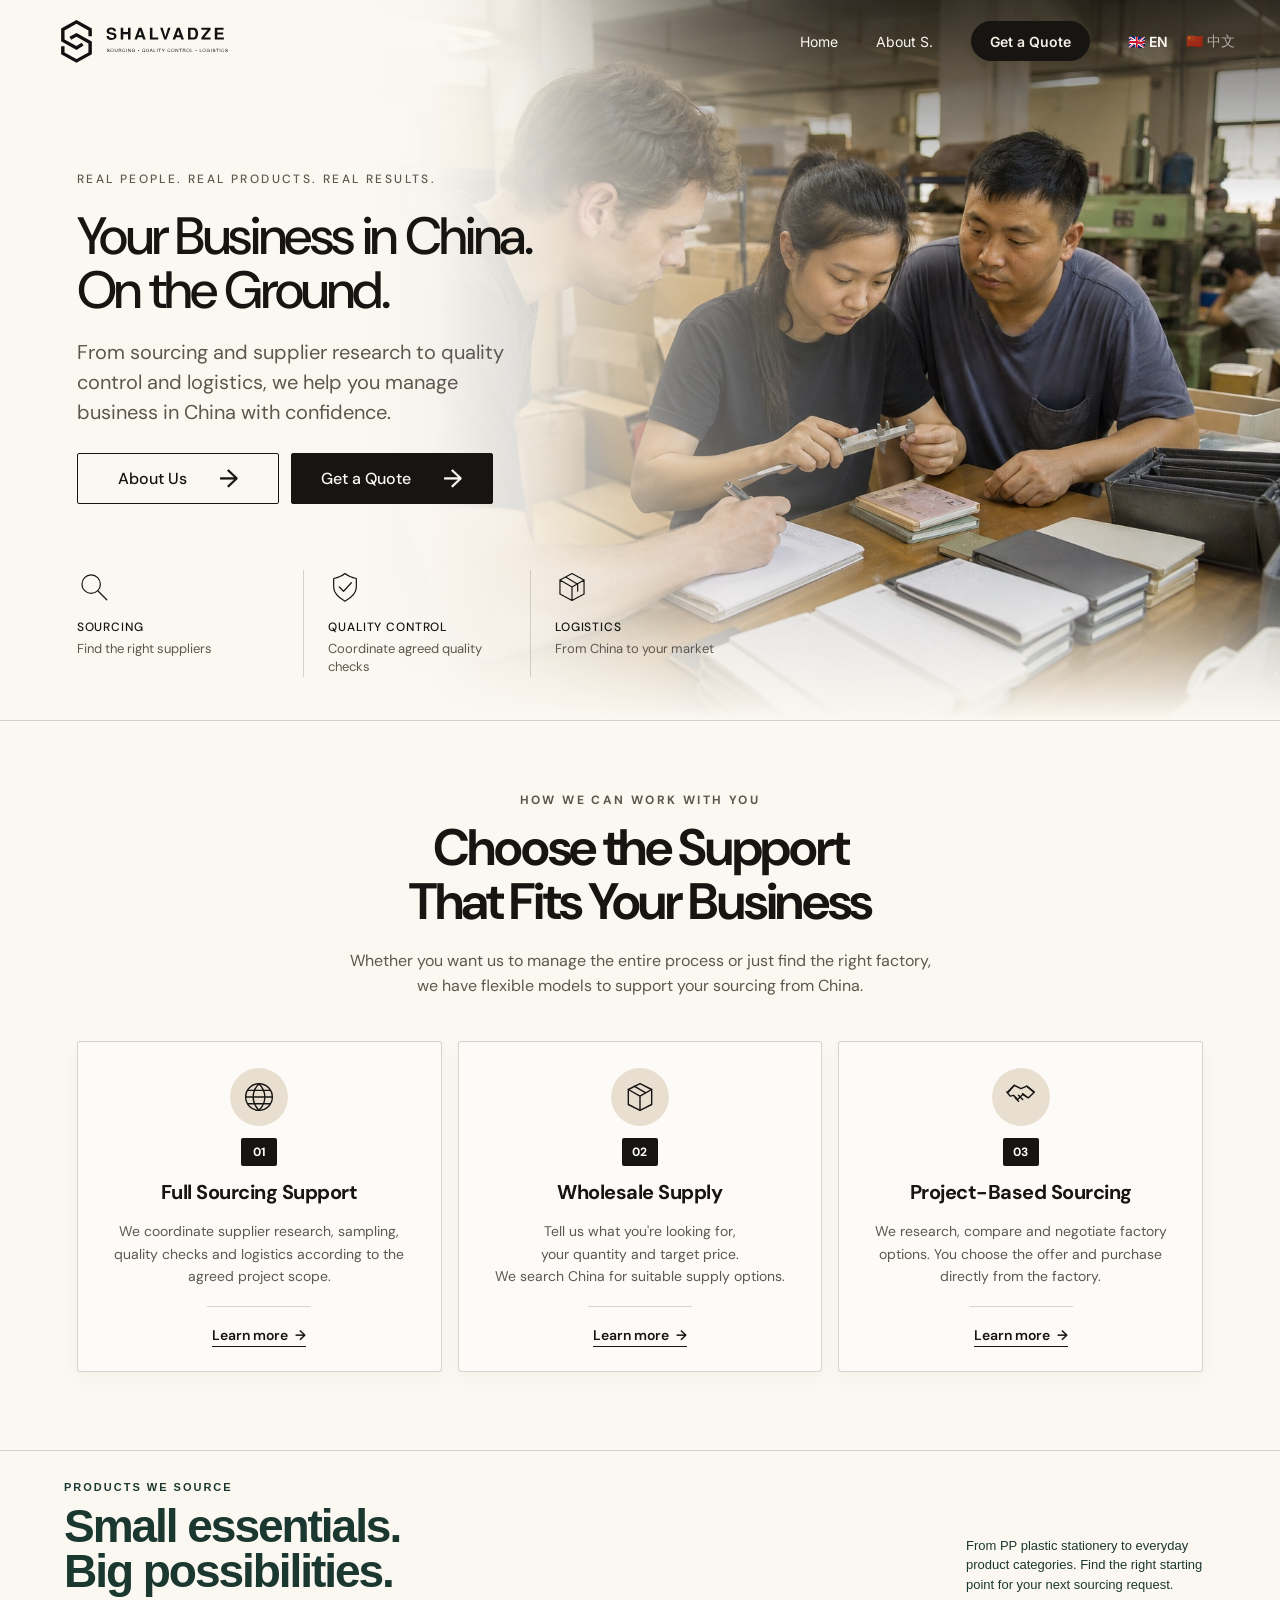
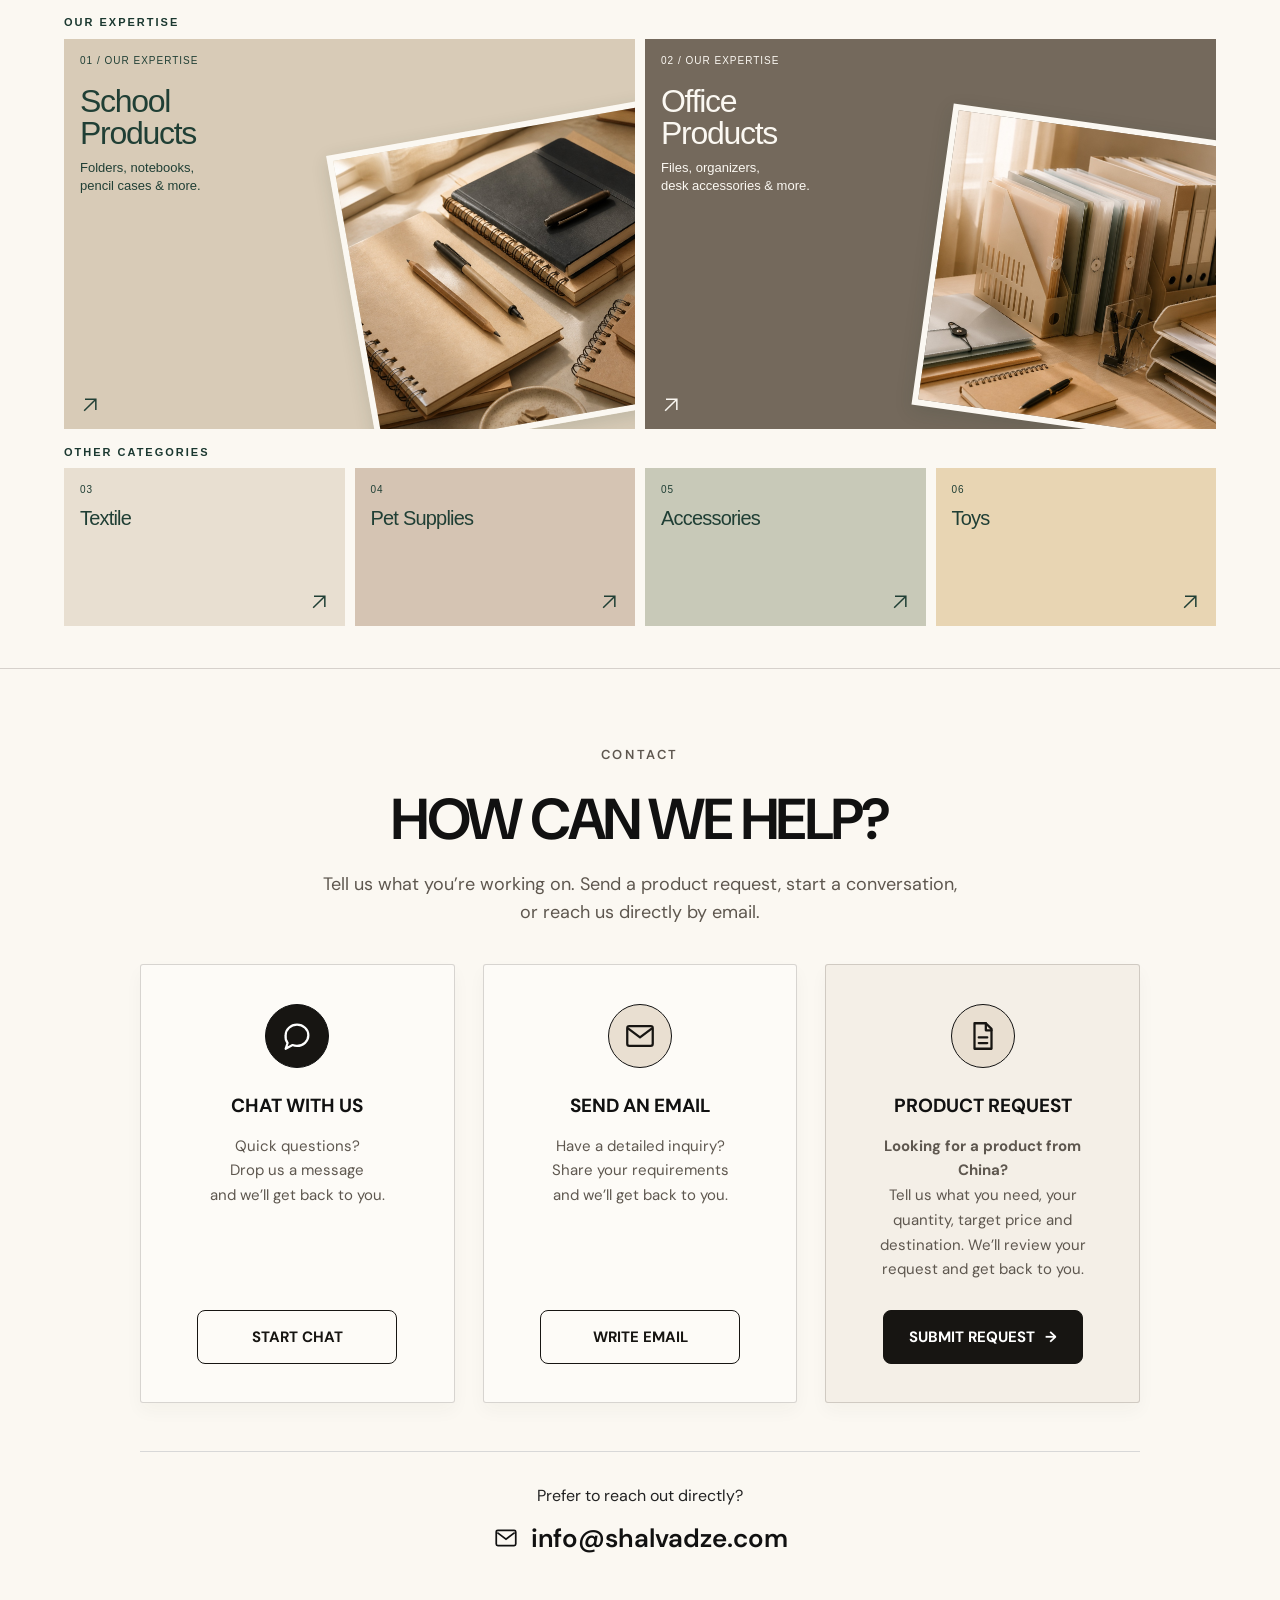
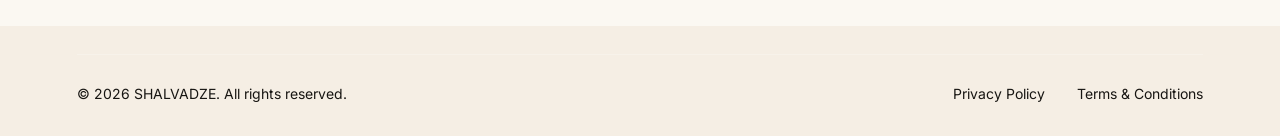
<file: index.html>
<!DOCTYPE html>
<html lang="en">

<head>

     <!-- Google tag (gtag.js) -->
<script async src="https://www.googletagmanager.com/gtag/js?id=G-CBCW9ZPSHG"></script>
<script>
  window.dataLayer = window.dataLayer || [];
  function gtag(){dataLayer.push(arguments);}
  gtag('js', new Date());

  gtag('config', 'G-CBCW9ZPSHG');
</script>

    <meta charset="UTF-8">
    <meta name="viewport" content="width=device-width, initial-scale=1.0">
    <link rel="icon" type="image/x-icon" sizes="16x16 32x32 48x48" href="favicon.ico?v=20260906-approved-s-white">
    <link rel="icon" type="image/png" sizes="16x16" href="favicon-16x16.png?v=20260906-approved-s-white">
    <link rel="icon" type="image/png" sizes="32x32" href="favicon-32x32.png?v=20260906-approved-s-white">
    <link rel="icon" type="image/svg+xml" sizes="any" href="favicon.svg?v=20260906-approved-s-white">
    <link rel="apple-touch-icon" sizes="180x180" href="apple-touch-icon.png?v=20260906-approved-s-white">
    <title>SHALVADZE | Trading & Sourcing</title>
     <meta name="description" content="SHALVADZE is a Hong Kong-based sourcing and business support company helping businesses find reliable suppliers, manage sourcing, quality control and international trade from China.">
     <meta name="keywords" content="China sourcing, sourcing company Hong Kong, supplier research, factory sourcing, quality control China, international trading, PP plastic stationery, office products">
     <meta name="author" content="SHALVADZE">
      <!-- Search engines -->
    <meta name="robots" content="index, follow">
    <link rel="canonical" href="https://shalvadze.com/">
    <link rel="alternate" hreflang="en" href="https://shalvadze.com/">
    <link rel="alternate" hreflang="zh-Hans" href="https://shalvadze.com/zh/">
    <link rel="alternate" hreflang="x-default" href="https://shalvadze.com/">
    <!-- Open Graph (LinkedIn, Facebook sharing) -->
    <meta property="og:title" content="SHALVADZE | China Sourcing & Business Support">
    <meta property="og:description" content="Connecting businesses with reliable suppliers and practical sourcing solutions from China.">
    <meta property="og:type" content="website">
    <meta property="og:url" content="https://shalvadze.com/">
    <meta property="og:image" content="https://shalvadze.com/images/shalvadze-social-preview.jpg">
    <!-- Twitter/X -->
    <meta name="twitter:card" content="summary_large_image">
    <meta name="twitter:title" content="SHALVADZE | China Sourcing & Business Support">
    <meta name="twitter:description" content="Connecting businesses with reliable suppliers and practical sourcing solutions from China.">
    <meta name="twitter:image" content="https://shalvadze.com/images/shalvadze-social-preview.jpg">
    <link rel="preconnect" href="https://fonts.googleapis.com">
    <link rel="preconnect" href="https://fonts.gstatic.com" crossorigin>
    <link href="https://fonts.googleapis.com/css2?family=Caveat:wght@400;500;600&family=DM+Sans:wght@400;500;600;700&family=Inter:wght@100..900&display=swap" rel="stylesheet">
    <link rel="stylesheet" href="css/style.css?v=20260903-mobile-nav-reference">
    <link rel="stylesheet" href="css/warm-home.css?v=20260905-hero-ctas">
    <link rel="stylesheet" href="css/category-index.css?v=20261018-content-fill-7">
</head>

<body id="top" class="warm-home-page">

 <header>
    <div class="logo">
        <a href="index.html" aria-label="SHALVADZE home">
            <img src="images/SHALVADZE_Primary_Black.svg?v=20260815-header-logo" alt="">
        </a>
    </div>

    <div class="header-right">

        <nav aria-label="Primary navigation">

            <div class="nav-links" id="primary-navigation">

                <a href="index.html" aria-current="page">Home</a>
                <a href="about.html">About S.</a>
                <a class="nav-cta" href="product-request.html" data-product-request-link><span class="nav-cta-label">Get a Quote</span><span class="nav-cta-arrow" aria-hidden="true">→</span></a>
                <div class="language-selector" aria-label="Language options">
                    <a class="language-current" href="index.html" lang="en" hreflang="en" aria-current="page" data-language="en"><span aria-hidden="true">🇬🇧</span> EN</a>
                    <a class="language-option" href="zh/" lang="zh-Hans" hreflang="zh-Hans" data-language="zh"><span aria-hidden="true">🇨🇳</span> 中文</a>
                </div>
                <p class="nav-brand-detail">SOURCING · QUALITY CONTROL · LOGISTICS</p>

            </div>

            <button class="hamburger"
                    type="button"
                    aria-label="Open navigation menu"
                    aria-controls="primary-navigation"
                    aria-expanded="false">
                <span></span>
                <span></span>
                <span></span>
            </button>
        </nav>
    </div>
</header>


    <main>
        <section class="hero" aria-labelledby="hero-title">
            <img class="hero-image" src="images/about/quality-check.jpg" alt="Product samples and stationery being inspected at a factory worktable" width="1536" height="1024" fetchpriority="high">
            <div class="hero-content">
                <p class="eyebrow">REAL PEOPLE. REAL PRODUCTS. REAL RESULTS.</p>
                <h1 id="hero-title">Your Business in China.<br>On the Ground.</h1>
                <p class="hero-text">From sourcing and supplier research to quality control and logistics, we help you manage business in China with confidence.</p>
                <div class="hero-actions">
                    <a class="button hero-about-button" href="about.html">About Us <span aria-hidden="true">→</span></a>
                    <a class="button hero-about-button hero-quote-button" href="product-request.html" data-product-request-link>Get a Quote <span aria-hidden="true">→</span></a>
                </div>
                <ul class="hero-capabilities">
                    <li><svg viewBox="0 0 48 48" aria-hidden="true" focusable="false"><circle cx="20" cy="20" r="13"/><path d="m30 30 12 12"/></svg><div><strong>SOURCING</strong><span>Find the right suppliers</span></div></li>
                    <li><svg viewBox="0 0 48 48" aria-hidden="true" focusable="false"><path d="M24 5c6 5 11 6 16 7v12c0 9-7 15-16 20C15 39 8 33 8 24V12c5-1 10-2 16-7Z"/><path d="m16 24 6 6 11-12"/></svg><div><strong>QUALITY CONTROL</strong><span>Coordinate agreed quality checks</span></div></li>
                    <li><svg viewBox="0 0 48 48" aria-hidden="true" focusable="false"><path d="m7 14 17-9 17 9v20l-17 9-17-9Zm0 0 17 10 17-10M24 24v19M15 10l17 10v10"/></svg><div><strong>LOGISTICS</strong><span>From China to your market</span></div></li>
                </ul>
            </div>
        </section>


        <template id="future-about-content">
            <section class="about-section">
                <div class="about-heading">
                    <p class="eyebrow">ABOUT SHALVADZE</p>
                    <h2>Building connections across markets.</h2>
                </div>
                <div class="about-content">
                    <p>SHALVADZE is a Hong Kong-based trading and sourcing company connecting businesses with trusted manufacturing partners across international markets.</p>
                    <p>We help businesses identify suitable suppliers, explore competitive sourcing opportunities and develop reliable international supply relationships.</p>
                </div>
            </section>
        </template>

        <section id="services" class="services-section" aria-labelledby="services-title">
            <div class="services-container">
                <div class="services-header">
                    <p class="services-eyebrow">HOW WE CAN WORK WITH YOU</p>
                    <h2 id="services-title">Choose the Support<br>That Fits Your Business</h2>
                    <p class="services-intro">
                        Whether you want us to manage the entire process or just find the right factory,<br>
                        we have flexible models to support your sourcing from China.
                    </p>
                </div>

                <div class="services-grid">
                    <article class="service-card">
                        <span class="service-icon" aria-hidden="true">
                            <svg viewBox="0 0 48 48" focusable="false">
                                <circle cx="24" cy="24" r="16"></circle>
                                <path d="M8 24h32M24 8c5 5 7 10 7 16s-2 11-7 16c-5-5-7-10-7-16s2-11 7-16ZM11 16h26M11 32h26"></path>
                            </svg>
                        </span>
                        <span class="service-number">01</span>
                        <h3>Full Sourcing Support</h3>
                        <p class="service-description">
                            We coordinate supplier research, sampling,<br>
                            quality checks and logistics according to the<br>
                            agreed project scope.
                        </p>
                        <div class="service-card-footer">
                            <span class="service-rule" aria-hidden="true"></span>
                            <span class="service-learn-more" role="link" aria-disabled="true">
                                Learn more <span aria-hidden="true">→</span>
                            </span>
                        </div>
                    </article>

                    <article class="service-card">
                        <span class="service-icon" aria-hidden="true">
                            <svg viewBox="0 0 48 48" focusable="false">
                                <path d="m10 15 14-7 14 7v18l-14 7-14-7Z"></path>
                                <path d="m10 15 14 8 14-8M24 23v17M17 11l14 8"></path>
                            </svg>
                        </span>
                        <span class="service-number">02</span>
                        <h3>Wholesale Supply</h3>
                        <p class="service-description">
                            Tell us what you're looking for,<br>
                            your quantity and target price.<br>
                            We search China for suitable supply options.
                        </p>
                        <div class="service-card-footer">
                            <span class="service-rule" aria-hidden="true"></span>
                            <span class="service-learn-more" role="link" aria-disabled="true">
                                Learn more <span aria-hidden="true">→</span>
                            </span>
                        </div>
                    </article>

                    <article class="service-card">
                        <span class="service-icon" aria-hidden="true">
                            <svg viewBox="0 0 48 48" focusable="false">
                                <path d="m8 18 8-8 8 4 7-3 9 7-7 7-7-4-6 6-5-5-4 1-4-5Z"></path>
                                <path d="m17 25 4 4M21 22l5 5M26 20l5 4M16 10l-7 8M31 11l8 7"></path>
                            </svg>
                        </span>
                        <span class="service-number">03</span>
                        <h3>Project-Based Sourcing</h3>
                        <p class="service-description">
                            We research, compare and negotiate factory<br>
                            options. You choose the offer and purchase<br>
                            directly from the factory.
                        </p>
                        <div class="service-card-footer">
                            <span class="service-rule" aria-hidden="true"></span>
                            <span class="service-learn-more" role="link" aria-disabled="true">
                                Learn more <span aria-hidden="true">→</span>
                            </span>
                        </div>
                    </article>
                </div>
            </div>
        </section>

        <section id="products" class="products-section category-index" aria-labelledby="products-title">
            <div class="category-index-container">
                <div class="category-index-headline">
                    <div><p class="category-index-kicker">Products we source</p><h2 id="products-title">Small essentials.<br>Big possibilities.</h2></div>
                    <p class="category-index-intro">From PP plastic stationery to everyday product categories. Find the right starting point for your next sourcing request.</p>
                </div>
                <div class="category-index-group" aria-labelledby="category-group-0">
                    <h3 class="category-index-kicker" id="category-group-0">Our Expertise</h3>
                    <div class="category-index-grid category-index-grid--expertise">
                        <details class="category-index-card category-index-card--1" id="product-school">
                            <summary>
                                <span class="category-index-number">01 / OUR EXPERTISE</span>
                                <h4>School<br>Products</h4>
                                <p class="category-index-teaser">Folders, notebooks,<br>pencil cases &amp; more.</p>
                                <img src="images/about/product-stationery.jpg"
                                                 alt=""
                                                 width="1200"
                                                 height="800"
                                                 loading="lazy">
                                <span class="category-index-go"><svg viewBox="0 0 24 24" aria-hidden="true" focusable="false"><path d="M5 19 19 5M6 5h13v13"/></svg></span>
                            </summary>
                            <div class="category-index-detail">
                                <p>PP plastic folders, document files, notebooks, pencil cases, rulers and other school essentials.</p>
                                <ul><li>PP Folders</li><li>Document Files</li><li>Notebooks</li><li>Pencil Cases</li><li>Rulers</li><li>School Sets</li></ul>
                                <p>Practical PP school supplies in a range of formats for organized, everyday use.</p>
                                <a href="product-request.html" data-product-request-link>Request school products sourcing <svg viewBox="0 0 24 24" aria-hidden="true" focusable="false"><path d="M5 19 19 5M6 5h13v13"/></svg></a>
                            </div>
                        </details>
                        <details class="category-index-card category-index-card--2" id="product-office">
                            <summary>
                                <span class="category-index-number">02 / OUR EXPERTISE</span>
                                <h4>Office<br>Products</h4>
                                <p class="category-index-teaser">Files, organizers,<br>desk accessories &amp; more.</p>
                                <img src="images/about/product-office-reference.jpg"
                                                 alt=""
                                                 width="1200"
                                                 height="800"
                                                 loading="lazy">
                                <span class="category-index-go"><svg viewBox="0 0 24 24" aria-hidden="true" focusable="false"><path d="M5 19 19 5M6 5h13v13"/></svg></span>
                            </summary>
                            <div class="category-index-detail">
                                <p>PP file folders, document holders, organizers, clipboards and other office accessories.</p>
                                <ul><li>File Folders</li><li>Document Holders</li><li>Organizers</li><li>Clipboards</li><li>Desk Accessories</li><li>Storage Boxes</li></ul>
                                <p>Functional office products that support clear filing, storage and workspace organization.</p>
                                <a href="product-request.html" data-product-request-link>Request office products sourcing <svg viewBox="0 0 24 24" aria-hidden="true" focusable="false"><path d="M5 19 19 5M6 5h13v13"/></svg></a>
                            </div>
                        </details>
                    </div>
                </div>
                <div class="category-index-group" aria-labelledby="category-group-2">
                    <h3 class="category-index-kicker" id="category-group-2">Other Categories</h3>
                    <div class="category-index-grid">
                        <details class="category-index-card category-index-card--3" id="product-textile">
                            <summary>
                                <span class="category-index-number">03</span>
                                <h4>Textile</h4>
                                <span class="category-index-go"><svg viewBox="0 0 24 24" aria-hidden="true" focusable="false"><path d="M5 19 19 5M6 5h13v13"/></svg></span>
                            </summary>
                            <div class="category-index-detail">
                                <img src="images/about/product-textiles.jpg" alt="" width="900" height="600" loading="lazy">
                                <p>Quality fabrics and textile products for various business needs.</p>
                                <a href="product-request.html" data-product-request-link>Request textile sourcing <svg viewBox="0 0 24 24" aria-hidden="true" focusable="false"><path d="M5 19 19 5M6 5h13v13"/></svg></a>
                            </div>
                        </details>
                        <details class="category-index-card category-index-card--4" id="product-pet-supplies">
                            <summary>
                                <span class="category-index-number">04</span>
                                <h4>Pet Supplies</h4>
                                <span class="category-index-go"><svg viewBox="0 0 24 24" aria-hidden="true" focusable="false"><path d="M5 19 19 5M6 5h13v13"/></svg></span>
                            </summary>
                            <div class="category-index-detail">
                                <img src="images/about/product-pet-supplies-reference.jpg" alt="" width="1536" height="1024" loading="lazy">
                                <p>Practical and reliable supplies for pets and pet businesses.</p>
                                <a href="product-request.html" data-product-request-link>Request pet supplies sourcing <svg viewBox="0 0 24 24" aria-hidden="true" focusable="false"><path d="M5 19 19 5M6 5h13v13"/></svg></a>
                            </div>
                        </details>
                        <details class="category-index-card category-index-card--5" id="product-accessories">
                            <summary>
                                <span class="category-index-number">05</span>
                                <h4>Accessories</h4>
                                <span class="category-index-go"><svg viewBox="0 0 24 24" aria-hidden="true" focusable="false"><path d="M5 19 19 5M6 5h13v13"/></svg></span>
                            </summary>
                            <div class="category-index-detail">
                                <img src="images/about/product-jewellery.jpg" alt="" width="900" height="600" loading="lazy">
                                <p>Fashion and lifestyle accessories in a variety of designs.</p>
                                <a href="product-request.html" data-product-request-link>Request accessories sourcing <svg viewBox="0 0 24 24" aria-hidden="true" focusable="false"><path d="M5 19 19 5M6 5h13v13"/></svg></a>
                            </div>
                        </details>
                        <details class="category-index-card category-index-card--6" id="product-toys">
                            <summary>
                                <span class="category-index-number">06</span>
                                <h4>Toys</h4>
                                <span class="category-index-go"><svg viewBox="0 0 24 24" aria-hidden="true" focusable="false"><path d="M5 19 19 5M6 5h13v13"/></svg></span>
                            </summary>
                            <div class="category-index-detail">
                                <img src="images/about/product-toys.jpg" alt="" width="900" height="600" loading="lazy">
                                <p>Toy sourcing options for specific buyer requirements, subject to product and compliance assessment.</p>
                                <a href="product-request.html" data-product-request-link>Request toys sourcing <svg viewBox="0 0 24 24" aria-hidden="true" focusable="false"><path d="M5 19 19 5M6 5h13v13"/></svg></a>
                            </div>
                        </details>
                    </div>
                </div>
            </div>
        </section>


 <section id="contact" class="contact-section">

    <div class="contact-container">

        <div class="contact-desktop" aria-labelledby="contact-desktop-title">

            <div class="contact-desktop-header">
                <p class="contact-desktop-label">CONTACT</p>
                <h2 class="contact-desktop-title" id="contact-desktop-title">HOW CAN WE HELP?</h2>
                <p class="contact-desktop-intro">
                    Tell us what you’re working on. Send a product request, start a conversation, or reach us directly by email.
                </p>
            </div>

            <div class="contact-options">

                <article class="contact-option-card">
                    <div class="contact-option-icon contact-option-icon--dark" aria-hidden="true">
                        <svg viewBox="0 0 24 24" focusable="false">
                            <path d="M20 11.5c0 4.14-3.58 7.5-8 7.5-1.12 0-2.18-.22-3.14-.6L4 21l1.35-4.05A7.18 7.18 0 0 1 4 11.5C4 7.36 7.58 4 12 4s8 3.36 8 7.5Z"/>
                        </svg>
                    </div>
                    <h3>CHAT WITH US</h3>
                    <p class="contact-option-description">
                        Quick questions?<br>Drop us a message<br>and we’ll get back to you.
                    </p>
                    <div class="contact-option-actions">
                        <button class="contact-option-button contact-option-button--outline"
                                type="button"
                                data-contact-action="chat">
                            START CHAT
                        </button>
                    </div>
                </article>

                <article class="contact-option-card">
                    <div class="contact-option-icon" aria-hidden="true">
                        <svg viewBox="0 0 24 24" focusable="false">
                            <rect x="3" y="5" width="18" height="14" rx="1.5"/>
                            <path d="m4 7 8 6 8-6"/>
                        </svg>
                    </div>
                    <h3>SEND AN EMAIL</h3>
                    <p class="contact-option-description">
                        Have a detailed inquiry?<br>Share your requirements<br>and we’ll get back to you.
                    </p>
                    <div class="contact-option-actions">
                        <a class="contact-option-button contact-option-button--outline"
                           href="mailto:info@shalvadze.com">
                            WRITE EMAIL
                        </a>
                    </div>
                </article>

                <article class="contact-option-card contact-option-card--request">
                    <div class="contact-option-icon" aria-hidden="true">
                        <svg viewBox="0 0 24 24" focusable="false">
                            <path d="M6 3h8l4 4v14H6Z"/>
                            <path d="M14 3v5h4M9 13h6M9 17h6"/>
                        </svg>
                    </div>
                    <h3>PRODUCT REQUEST</h3>
                    <p class="contact-option-description">
                        <strong>Looking for a product from China?</strong><br>
                        Tell us what you need, your quantity, target price and destination. We’ll review your request and get back to you.
                    </p>
                    <div class="contact-option-actions">
                        <a class="contact-option-button contact-option-button--primary"
                           href="product-request.html"
                           data-product-request-link>
                            SUBMIT REQUEST <span aria-hidden="true">→</span>
                        </a>
                    </div>
                </article>

            </div>

            <div class="contact-direct">
                <p>Prefer to reach out directly?</p>
                <a href="mailto:info@shalvadze.com"><svg viewBox="0 0 24 24" aria-hidden="true" focusable="false"><rect x="3" y="5" width="18" height="14" rx="1.5"/><path d="m4 7 8 6 8-6"/></svg>info@shalvadze.com</a>
            </div>

        </div>

        <p class="section-label contact-existing">CONTACT</p>

        <h2 class="contact-existing">Request a Quote</h2>

        <p class="contact-intro contact-existing">
            Tell us about your sourcing requirements and we'll get back to you as soon as possible.
        </p>

        <form class="contact-form contact-existing">

            <div class="form-row">

                <div class="form-group">
                    <label for="name">Full Name *</label>
                    <input type="text" id="name" required>
                </div>

                <div class="form-group">
                    <label for="company">Company *</label>
                    <input type="text" id="company" required>
                </div>

            </div>

            <div class="form-row">

                <div class="form-group">
                    <label for="email">Email *</label>
                    <input type="email" id="email" required>
                </div>

                <div class="form-group">
                    <label for="country">Country</label>
                    <input type="text" id="country">
                </div>

            </div>

            <div class="form-group">

                <label for="category">Product Category *</label>

                <select id="category" required>

                    <option value="">Select a category</option>

                    <option>Textiles</option>
                    <option>Jewellery</option>
                    <option>Toys</option>
                    <option>Stationery</option>
                    <option>Office Products</option>
                    <option>Other</option>

                </select>

            </div>

            <div class="form-group">

                <label for="message">Message</label>

                <textarea id="message"
                          rows="6"
                          placeholder="Tell us what products you are looking for..."></textarea>

            </div>

            <button type="submit" class="submit-button">

                Request a Quote →

            </button>

        </form>

    </div>

</section>

    </main>


<footer class="footer">

    <div class="footer-container">

        <div class="footer-grid">

            <section class="footer-brand" aria-label="SHALVADZE">
                <p class="footer-tagline">
                    Reliable sourcing. Clear communication.<br>
                    Business support across China.
                </p>
            </section>

            <section class="footer-section footer-legal">
                <h2 class="footer-heading">Legal</h2>
                <ul class="footer-legal-list">
                    <li><span>Privacy Policy</span></li>
                    <li><span>Terms &amp; Conditions</span></li>
                </ul>
            </section>


        </div>

        <div class="footer-bottom">
            <p class="footer-copyright">© 2026 SHALVADZE. All rights reserved.</p>
        </div>

    </div>

    <div class="footer-mobile" aria-label="SHALVADZE footer">
        <div class="footer-mobile-legal" aria-label="Legal information">
            <span>Privacy Policy</span>
            <span aria-hidden="true">·</span>
            <span>Terms &amp; Conditions</span>
        </div>
        <p class="footer-mobile-copyright">© 2026 SHALVADZE</p>
    </div>

</footer>


<script src="js/analytics.js?v=20260831"></script>
<script src="js/language.js?v=20260830"></script>
<script src="js/script.js?v=20260905-hero-ctas"></script>

<script src="js/category-index.js?v=20261017"></script>
</body>

</html>
</file>
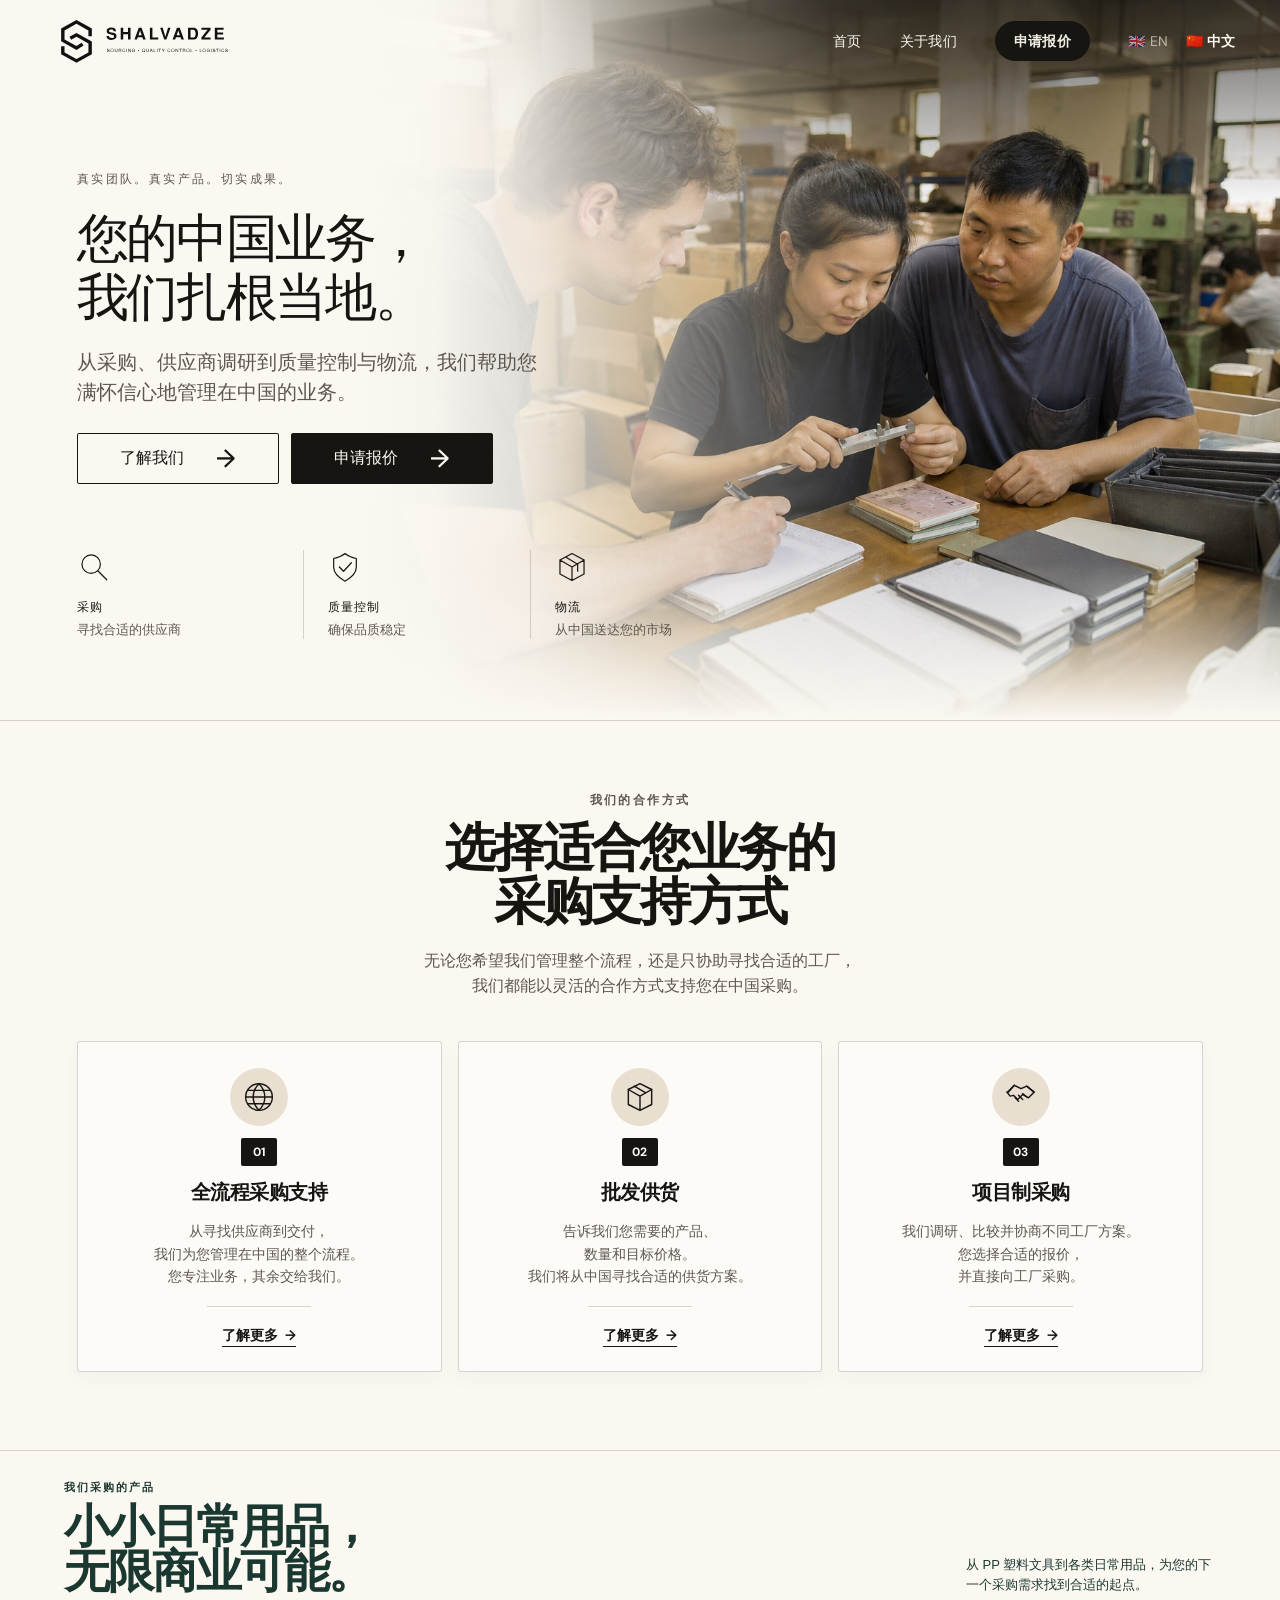
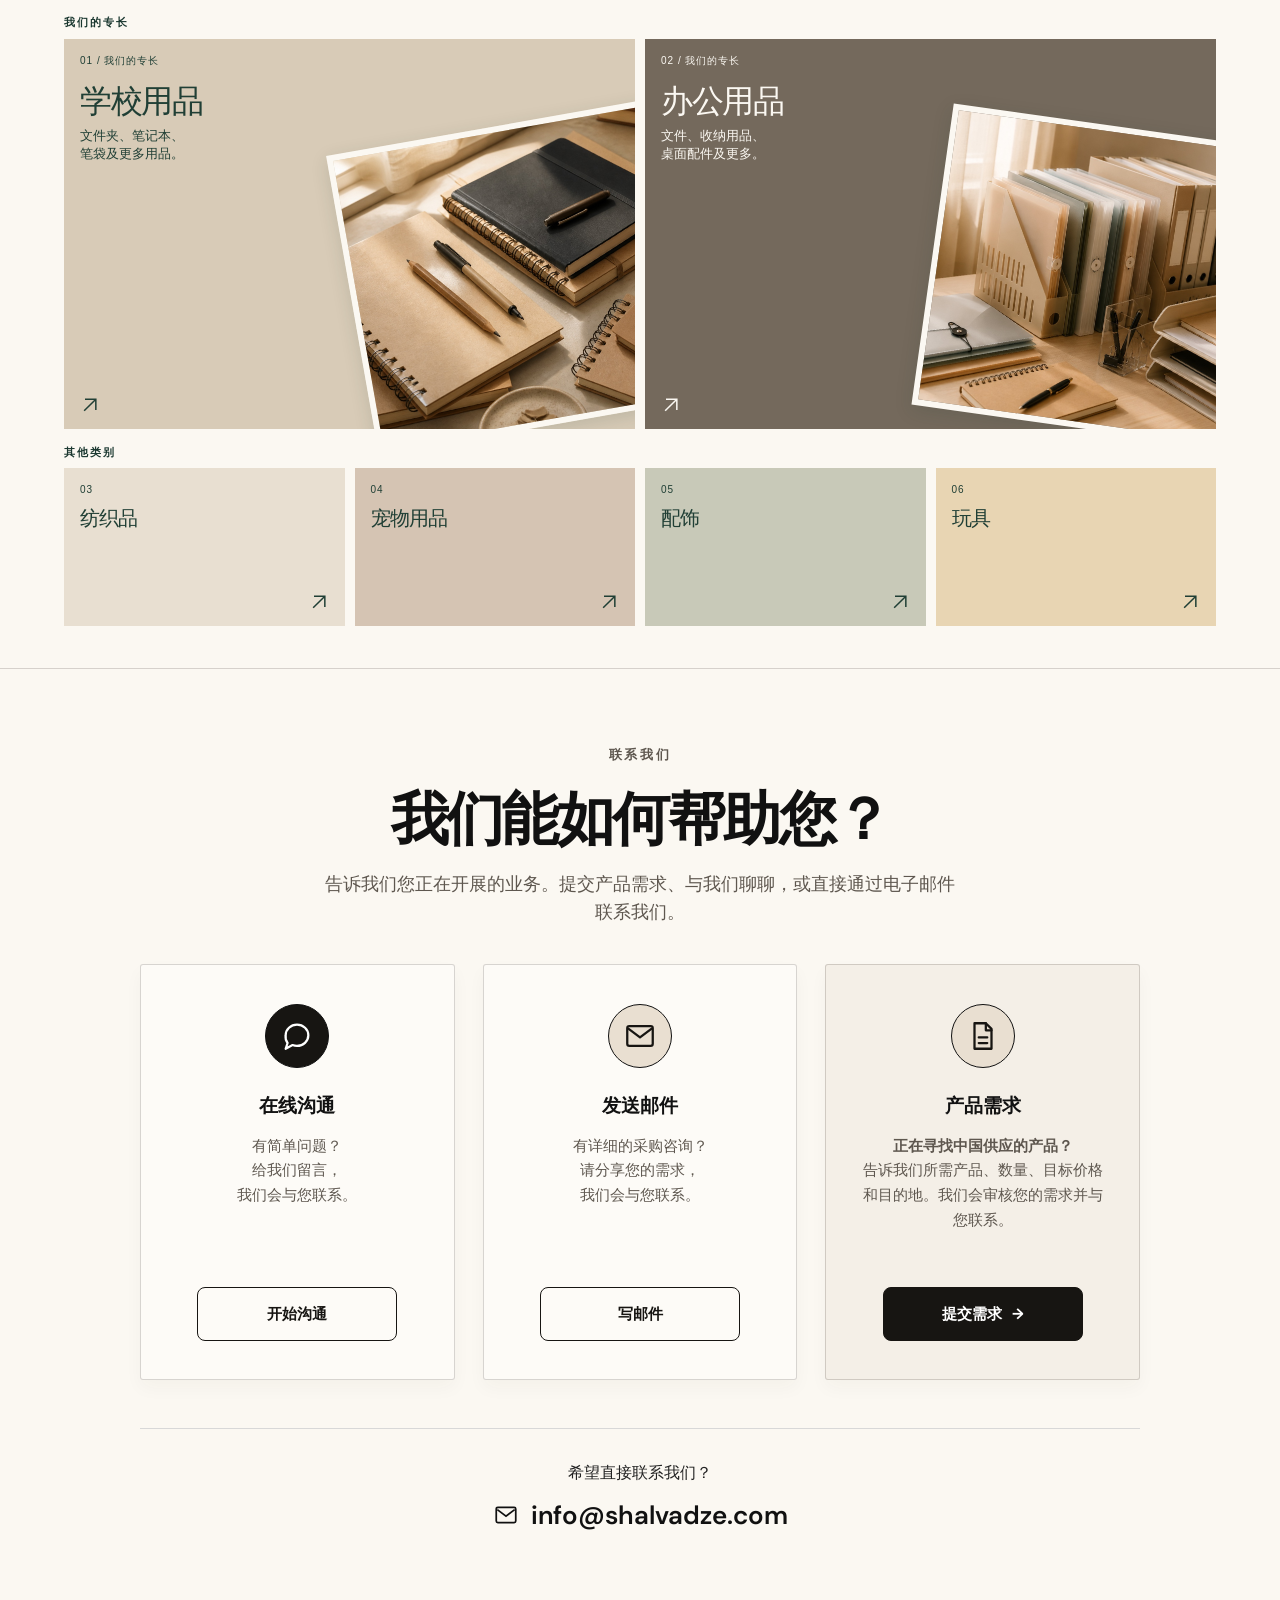
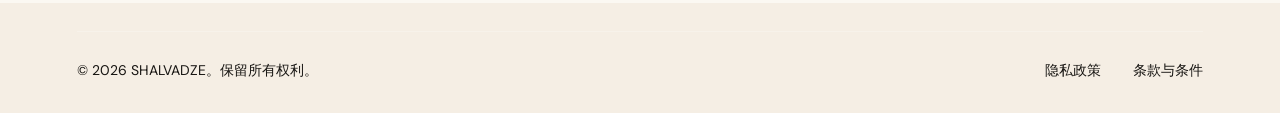
<file: zh/index.html>
<!DOCTYPE html>
<html lang="zh-Hans">

<head>

     <!-- Google tag (gtag.js) -->
<script async src="https://www.googletagmanager.com/gtag/js?id=G-CBCW9ZPSHG"></script>
<script>
  window.dataLayer = window.dataLayer || [];
  function gtag(){dataLayer.push(arguments);}
  gtag('js', new Date());

  gtag('config', 'G-CBCW9ZPSHG');
</script>

    <meta charset="UTF-8">
    <meta name="viewport" content="width=device-width, initial-scale=1.0">
    <link rel="icon" type="image/x-icon" sizes="16x16 32x32 48x48" href="../favicon.ico?v=20260906-approved-s-white">
    <link rel="icon" type="image/png" sizes="16x16" href="../favicon-16x16.png?v=20260906-approved-s-white">
    <link rel="icon" type="image/png" sizes="32x32" href="../favicon-32x32.png?v=20260906-approved-s-white">
    <link rel="icon" type="image/svg+xml" sizes="any" href="../favicon.svg?v=20260906-approved-s-white">
    <link rel="apple-touch-icon" sizes="180x180" href="../apple-touch-icon.png?v=20260906-approved-s-white">
    <title>SHALVADZE | 贸易与采购服务</title>
     <meta name="description" content="SHALVADZE 是一家总部位于香港的采购与商务支持公司，帮助企业在中国寻找可靠供应商，并提供采购管理、质量控制及国际贸易支持。">
     <meta name="keywords" content="中国采购，香港采购公司，供应商调研，工厂采购，中国质量控制，国际贸易，PP塑料文具，办公用品">
     <meta name="author" content="SHALVADZE">
      <!-- Search engines -->
    <meta name="robots" content="index, follow">
    <link rel="canonical" href="https://shalvadze.com/zh/">
    <link rel="alternate" hreflang="en" href="https://shalvadze.com/">
    <link rel="alternate" hreflang="zh-Hans" href="https://shalvadze.com/zh/">
    <link rel="alternate" hreflang="x-default" href="https://shalvadze.com/">
    <!-- Open Graph (LinkedIn, Facebook sharing) -->
    <meta property="og:title" content="SHALVADZE | 中国采购与商务支持">
    <meta property="og:description" content="帮助企业对接可靠供应商，提供务实的中国采购解决方案。">
    <meta property="og:type" content="website">
    <meta property="og:url" content="https://shalvadze.com/zh/">
    <meta property="og:image" content="https://shalvadze.com/images/shalvadze-social-preview.jpg">
    <!-- Twitter/X -->
    <meta name="twitter:card" content="summary_large_image">
    <meta name="twitter:title" content="SHALVADZE | 中国采购与商务支持">
    <meta name="twitter:description" content="帮助企业对接可靠供应商，提供务实的中国采购解决方案。">
    <meta name="twitter:image" content="https://shalvadze.com/images/shalvadze-social-preview.jpg">
    <link rel="preconnect" href="https://fonts.googleapis.com">
    <link rel="preconnect" href="https://fonts.gstatic.com" crossorigin>
    <link href="https://fonts.googleapis.com/css2?family=Caveat:wght@400;500;600&family=DM+Sans:wght@400;500;600;700&family=Inter:wght@100..900&display=swap" rel="stylesheet">
    <link rel="stylesheet" href="../css/style.css?v=20260903-mobile-nav-reference">
    <link rel="stylesheet" href="../css/warm-home.css?v=20260905-hero-ctas">
    <link rel="stylesheet" href="../css/category-index.css?v=20261017">
</head>

<body id="top" class="warm-home-page">

 <header>
    <div class="logo">
        <a href="index.html" aria-label="SHALVADZE 首页">
            <img src="../images/SHALVADZE_Primary_Black.svg?v=20260815-header-logo" alt="">
        </a>
    </div>

    <div class="header-right">

        <nav aria-label="主导航">

            <div class="nav-links" id="primary-navigation">

                <a href="index.html" aria-current="page">首页</a>
                <a href="about.html">关于我们</a>
                <a class="nav-cta" href="product-request.html" data-product-request-link><span class="nav-cta-label">申请报价</span><span class="nav-cta-arrow" aria-hidden="true">→</span></a>
                <div class="language-selector" aria-label="语言选项">
            <a class="language-option" href="../index.html" lang="en" hreflang="en" data-language="en"><span aria-hidden="true">🇬🇧</span> EN</a>
            <a class="language-current" href="index.html" lang="zh-Hans" hreflang="zh-Hans" aria-current="page" data-language="zh"><span aria-hidden="true">🇨🇳</span> 中文</a>
        </div>
                <p class="nav-brand-detail">采购 · 质量控制 · 物流</p>

            </div>

            <button class="hamburger"
                    type="button"
                    aria-label="打开导航菜单"
                    aria-controls="primary-navigation"
                    aria-expanded="false">
                <span></span>
                <span></span>
                <span></span>
            </button>
        </nav>
    </div>
</header>


    <main>
        <section class="hero" aria-labelledby="hero-title">
            <img class="hero-image" src="../images/about/quality-check.jpg" alt="在工厂工作台上检查产品样品与文具" width="1536" height="1024" fetchpriority="high">
            <div class="hero-content">
                <p class="eyebrow">真实团队。真实产品。切实成果。</p>
                <h1 id="hero-title">您的中国业务，<br>我们扎根当地。</h1>
                <p class="hero-text">从采购、供应商调研到质量控制与物流，我们帮助您满怀信心地管理在中国的业务。</p>
                <div class="hero-actions">
                    <a class="button hero-about-button" href="about.html">了解我们 <span aria-hidden="true">→</span></a>
                    <a class="button hero-about-button hero-quote-button" href="product-request.html" data-product-request-link>申请报价 <span aria-hidden="true">→</span></a>
                </div>
                <ul class="hero-capabilities">
                    <li><svg viewBox="0 0 48 48" aria-hidden="true" focusable="false"><circle cx="20" cy="20" r="13"/><path d="m30 30 12 12"/></svg><div><strong>采购</strong><span>寻找合适的供应商</span></div></li>
                    <li><svg viewBox="0 0 48 48" aria-hidden="true" focusable="false"><path d="M24 5c6 5 11 6 16 7v12c0 9-7 15-16 20C15 39 8 33 8 24V12c5-1 10-2 16-7Z"/><path d="m16 24 6 6 11-12"/></svg><div><strong>质量控制</strong><span>确保品质稳定</span></div></li>
                    <li><svg viewBox="0 0 48 48" aria-hidden="true" focusable="false"><path d="m7 14 17-9 17 9v20l-17 9-17-9Zm0 0 17 10 17-10M24 24v19M15 10l17 10v10"/></svg><div><strong>物流</strong><span>从中国送达您的市场</span></div></li>
                </ul>
            </div>
        </section>


        <template id="future-about-content">
            <section class="about-section">
                <div class="about-heading">
                    <p class="eyebrow">关于 SHALVADZE</p>
                    <h2>连接市场，建立合作。</h2>
                </div>
                <div class="about-content">
                    <p>SHALVADZE 是一家总部位于香港的贸易与采购公司，帮助企业与不同市场中值得信赖的制造伙伴建立联系。</p>
                    <p>我们协助企业寻找合适的供应商、评估具竞争力的采购机会，并建立稳定可靠的国际供应关系。</p>
                </div>
            </section>
        </template>

        <section id="services" class="services-section" aria-labelledby="services-title">
            <div class="services-container">
                <div class="services-header">
                    <p class="services-eyebrow">我们的合作方式</p>
                    <h2 id="services-title">选择适合您业务的<br>采购支持方式</h2>
                    <p class="services-intro">
                        无论您希望我们管理整个流程，还是只协助寻找合适的工厂，<br>
                        我们都能以灵活的合作方式支持您在中国采购。
                    </p>
                </div>

                <div class="services-grid">
                    <article class="service-card">
                        <span class="service-icon" aria-hidden="true">
                            <svg viewBox="0 0 48 48" focusable="false">
                                <circle cx="24" cy="24" r="16"></circle>
                                <path d="M8 24h32M24 8c5 5 7 10 7 16s-2 11-7 16c-5-5-7-10-7-16s2-11 7-16ZM11 16h26M11 32h26"></path>
                            </svg>
                        </span>
                        <span class="service-number">01</span>
                        <h3>全流程采购支持</h3>
                        <p class="service-description">
                            从寻找供应商到交付，<br>
                            我们为您管理在中国的整个流程。<br>
                            您专注业务，其余交给我们。
                        </p>
                        <div class="service-card-footer">
                            <span class="service-rule" aria-hidden="true"></span>
                            <span class="service-learn-more" role="link" aria-disabled="true">
                                了解更多 <span aria-hidden="true">→</span>
                            </span>
                        </div>
                    </article>

                    <article class="service-card">
                        <span class="service-icon" aria-hidden="true">
                            <svg viewBox="0 0 48 48" focusable="false">
                                <path d="m10 15 14-7 14 7v18l-14 7-14-7Z"></path>
                                <path d="m10 15 14 8 14-8M24 23v17M17 11l14 8"></path>
                            </svg>
                        </span>
                        <span class="service-number">02</span>
                        <h3>批发供货</h3>
                        <p class="service-description">
                            告诉我们您需要的产品、<br>
                            数量和目标价格。<br>
                            我们将从中国寻找合适的供货方案。
                        </p>
                        <div class="service-card-footer">
                            <span class="service-rule" aria-hidden="true"></span>
                            <span class="service-learn-more" role="link" aria-disabled="true">
                                了解更多 <span aria-hidden="true">→</span>
                            </span>
                        </div>
                    </article>

                    <article class="service-card">
                        <span class="service-icon" aria-hidden="true">
                            <svg viewBox="0 0 48 48" focusable="false">
                                <path d="m8 18 8-8 8 4 7-3 9 7-7 7-7-4-6 6-5-5-4 1-4-5Z"></path>
                                <path d="m17 25 4 4M21 22l5 5M26 20l5 4M16 10l-7 8M31 11l8 7"></path>
                            </svg>
                        </span>
                        <span class="service-number">03</span>
                        <h3>项目制采购</h3>
                        <p class="service-description">
                            我们调研、比较并协商不同工厂方案。<br>
                            您选择合适的报价，<br>
                            并直接向工厂采购。
                        </p>
                        <div class="service-card-footer">
                            <span class="service-rule" aria-hidden="true"></span>
                            <span class="service-learn-more" role="link" aria-disabled="true">
                                了解更多 <span aria-hidden="true">→</span>
                            </span>
                        </div>
                    </article>
                </div>
            </div>
        </section>

        <section id="products" class="products-section category-index" aria-labelledby="products-title">
            <div class="category-index-container">
                <div class="category-index-headline">
                    <div><p class="category-index-kicker">我们采购的产品</p><h2 id="products-title">小小日常用品，<br>无限商业可能。</h2></div>
                    <p class="category-index-intro">从 PP 塑料文具到各类日常用品，为您的下一个采购需求找到合适的起点。</p>
                </div>
                <div class="category-index-group" aria-labelledby="category-group-0">
                    <h3 class="category-index-kicker" id="category-group-0">我们的专长</h3>
                    <div class="category-index-grid category-index-grid--expertise">
                        <details class="category-index-card category-index-card--1" id="product-school">
                            <summary>
                                <span class="category-index-number">01 / 我们的专长</span>
                                <h4>学校用品</h4>
                                <p class="category-index-teaser">文件夹、笔记本、<br>笔袋及更多用品。</p>
                                <img src="../images/about/product-stationery.jpg"
                                                 alt=""
                                                 width="1200"
                                                 height="800"
                                                 loading="lazy">
                                <span class="category-index-go"><svg viewBox="0 0 24 24" aria-hidden="true" focusable="false"><path d="M5 19 19 5M6 5h13v13"/></svg></span>
                            </summary>
                            <div class="category-index-detail">
                                <p>PP 塑料文件夹、资料袋、笔记本、笔袋、直尺及其他常用学校用品。</p>
                                <ul><li>PP 文件夹</li><li>资料袋</li><li>笔记本</li><li>笔袋</li><li>直尺</li><li>学习套装</li></ul>
                                <p>多种款式的实用 PP 学校用品，方便日常分类与整理。</p>
                                <a href="product-request.html" data-product-request-link>提交采购需求 <svg viewBox="0 0 24 24" aria-hidden="true" focusable="false"><path d="M5 19 19 5M6 5h13v13"/></svg></a>
                            </div>
                        </details>
                        <details class="category-index-card category-index-card--2" id="product-office">
                            <summary>
                                <span class="category-index-number">02 / 我们的专长</span>
                                <h4>办公用品</h4>
                                <p class="category-index-teaser">文件、收纳用品、<br>桌面配件及更多。</p>
                                <img src="../images/about/product-office-reference.jpg"
                                                 alt=""
                                                 width="1200"
                                                 height="800"
                                                 loading="lazy">
                                <span class="category-index-go"><svg viewBox="0 0 24 24" aria-hidden="true" focusable="false"><path d="M5 19 19 5M6 5h13v13"/></svg></span>
                            </summary>
                            <div class="category-index-detail">
                                <p>PP 文件夹、资料收纳袋、整理用品、写字板及其他办公配件。</p>
                                <ul><li>文件夹</li><li>资料收纳袋</li><li>整理用品</li><li>写字板</li><li>桌面配件</li><li>收纳盒</li></ul>
                                <p>实用的办公用品，帮助您更清晰地归档、收纳和整理工作空间。</p>
                                <a href="product-request.html" data-product-request-link>提交采购需求 <svg viewBox="0 0 24 24" aria-hidden="true" focusable="false"><path d="M5 19 19 5M6 5h13v13"/></svg></a>
                            </div>
                        </details>
                    </div>
                </div>
                <div class="category-index-group" aria-labelledby="category-group-2">
                    <h3 class="category-index-kicker" id="category-group-2">其他类别</h3>
                    <div class="category-index-grid">
                        <details class="category-index-card category-index-card--3" id="product-textile">
                            <summary>
                                <span class="category-index-number">03</span>
                                <h4>纺织品</h4>
                                <span class="category-index-go"><svg viewBox="0 0 24 24" aria-hidden="true" focusable="false"><path d="M5 19 19 5M6 5h13v13"/></svg></span>
                            </summary>
                            <div class="category-index-detail">
                                <img src="../images/about/product-textiles.jpg" alt="" width="900" height="600" loading="lazy">
                                <p>满足不同业务需求的优质面料与纺织产品。</p>
                                <a href="product-request.html" data-product-request-link>提交采购需求 <svg viewBox="0 0 24 24" aria-hidden="true" focusable="false"><path d="M5 19 19 5M6 5h13v13"/></svg></a>
                            </div>
                        </details>
                        <details class="category-index-card category-index-card--4" id="product-pet-supplies">
                            <summary>
                                <span class="category-index-number">04</span>
                                <h4>宠物用品</h4>
                                <span class="category-index-go"><svg viewBox="0 0 24 24" aria-hidden="true" focusable="false"><path d="M5 19 19 5M6 5h13v13"/></svg></span>
                            </summary>
                            <div class="category-index-detail">
                                <img src="../images/about/product-pet-supplies-reference.jpg" alt="" width="1536" height="1024" loading="lazy">
                                <p>适合宠物及宠物相关企业的实用可靠用品。</p>
                                <a href="product-request.html" data-product-request-link>提交采购需求 <svg viewBox="0 0 24 24" aria-hidden="true" focusable="false"><path d="M5 19 19 5M6 5h13v13"/></svg></a>
                            </div>
                        </details>
                        <details class="category-index-card category-index-card--5" id="product-accessories">
                            <summary>
                                <span class="category-index-number">05</span>
                                <h4>配饰</h4>
                                <span class="category-index-go"><svg viewBox="0 0 24 24" aria-hidden="true" focusable="false"><path d="M5 19 19 5M6 5h13v13"/></svg></span>
                            </summary>
                            <div class="category-index-detail">
                                <img src="../images/about/product-jewellery.jpg" alt="" width="900" height="600" loading="lazy">
                                <p>多种设计风格的时尚与生活配饰。</p>
                                <a href="product-request.html" data-product-request-link>提交采购需求 <svg viewBox="0 0 24 24" aria-hidden="true" focusable="false"><path d="M5 19 19 5M6 5h13v13"/></svg></a>
                            </div>
                        </details>
                        <details class="category-index-card category-index-card--6" id="product-toys">
                            <summary>
                                <span class="category-index-number">06</span>
                                <h4>玩具</h4>
                                <span class="category-index-go"><svg viewBox="0 0 24 24" aria-hidden="true" focusable="false"><path d="M5 19 19 5M6 5h13v13"/></svg></span>
                            </summary>
                            <div class="category-index-detail">
                                <img src="../images/about/product-toys.jpg" alt="" width="900" height="600" loading="lazy">
                                <p>多种类别、安全有趣的儿童玩具。</p>
                                <a href="product-request.html" data-product-request-link>提交采购需求 <svg viewBox="0 0 24 24" aria-hidden="true" focusable="false"><path d="M5 19 19 5M6 5h13v13"/></svg></a>
                            </div>
                        </details>
                    </div>
                </div>
            </div>
        </section>


 <section id="contact" class="contact-section">

    <div class="contact-container">

        <div class="contact-desktop" aria-labelledby="contact-desktop-title">

            <div class="contact-desktop-header">
                <p class="contact-desktop-label">联系我们</p>
                <h2 class="contact-desktop-title" id="contact-desktop-title">我们能如何帮助您？</h2>
                <p class="contact-desktop-intro">
                    告诉我们您正在开展的业务。提交产品需求、与我们聊聊，或直接通过电子邮件联系我们。
                </p>
            </div>

            <div class="contact-options">

                <article class="contact-option-card">
                    <div class="contact-option-icon contact-option-icon--dark" aria-hidden="true">
                        <svg viewBox="0 0 24 24" focusable="false">
                            <path d="M20 11.5c0 4.14-3.58 7.5-8 7.5-1.12 0-2.18-.22-3.14-.6L4 21l1.35-4.05A7.18 7.18 0 0 1 4 11.5C4 7.36 7.58 4 12 4s8 3.36 8 7.5Z"/>
                        </svg>
                    </div>
                    <h3>在线沟通</h3>
                    <p class="contact-option-description">
                        有简单问题？<br>给我们留言，<br>我们会与您联系。
                    </p>
                    <div class="contact-option-actions">
                        <button class="contact-option-button contact-option-button--outline"
                                type="button"
                                data-contact-action="chat">
                            开始沟通
                        </button>
                    </div>
                </article>

                <article class="contact-option-card">
                    <div class="contact-option-icon" aria-hidden="true">
                        <svg viewBox="0 0 24 24" focusable="false">
                            <rect x="3" y="5" width="18" height="14" rx="1.5"/>
                            <path d="m4 7 8 6 8-6"/>
                        </svg>
                    </div>
                    <h3>发送邮件</h3>
                    <p class="contact-option-description">
                        有详细的采购咨询？<br>请分享您的需求，<br>我们会与您联系。
                    </p>
                    <div class="contact-option-actions">
                        <a class="contact-option-button contact-option-button--outline"
                           href="mailto:info@shalvadze.com">
                            写邮件
                        </a>
                    </div>
                </article>

                <article class="contact-option-card contact-option-card--request">
                    <div class="contact-option-icon" aria-hidden="true">
                        <svg viewBox="0 0 24 24" focusable="false">
                            <path d="M6 3h8l4 4v14H6Z"/>
                            <path d="M14 3v5h4M9 13h6M9 17h6"/>
                        </svg>
                    </div>
                    <h3>产品需求</h3>
                    <p class="contact-option-description">
                        <strong>正在寻找中国供应的产品？</strong><br>
                        告诉我们所需产品、数量、目标价格和目的地。我们会审核您的需求并与您联系。
                    </p>
                    <div class="contact-option-actions">
                        <a class="contact-option-button contact-option-button--primary"
                           href="product-request.html"
                           data-product-request-link>
                            提交需求 <span aria-hidden="true">→</span>
                        </a>
                    </div>
                </article>

            </div>

            <div class="contact-direct">
                <p>希望直接联系我们？</p>
                <a href="mailto:info@shalvadze.com"><svg viewBox="0 0 24 24" aria-hidden="true" focusable="false"><rect x="3" y="5" width="18" height="14" rx="1.5"/><path d="m4 7 8 6 8-6"/></svg>info@shalvadze.com</a>
            </div>

        </div>

        <p class="section-label contact-existing">联系我们</p>

        <h2 class="contact-existing">申请报价</h2>

        <p class="contact-intro contact-existing">
            请告诉我们您的采购需求，我们会尽快与您联系。
        </p>

        <form class="contact-form contact-existing">

            <div class="form-row">

                <div class="form-group">
                    <label for="name">姓名 *</label>
                    <input type="text" id="name" required>
                </div>

                <div class="form-group">
                    <label for="company">公司 *</label>
                    <input type="text" id="company" required>
                </div>

            </div>

            <div class="form-row">

                <div class="form-group">
                    <label for="email">邮箱 *</label>
                    <input type="email" id="email" required>
                </div>

                <div class="form-group">
                    <label for="country">国家/地区</label>
                    <input type="text" id="country">
                </div>

            </div>

            <div class="form-group">

                <label for="category">产品类别 *</label>

                <select id="category" required>

                    <option value="">选择类别</option>

                    <option>纺织品</option>
                    <option>珠宝首饰</option>
                    <option>玩具</option>
                    <option>文具</option>
                    <option>办公用品</option>
                    <option>其他</option>

                </select>

            </div>

            <div class="form-group">

                <label for="message">留言</label>

                <textarea id="message"
                          rows="6"
                          placeholder="请告诉我们您正在寻找哪些产品……"></textarea>

            </div>

            <button type="submit" class="submit-button">

                申请报价 →

            </button>

        </form>

    </div>

</section>

    </main>


<footer class="footer">

    <div class="footer-container">

        <div class="footer-grid">

            <section class="footer-brand" aria-label="SHALVADZE">
                <p class="footer-tagline">
                    可靠的采购服务，清晰的沟通。<br>
                    为您在中国开展业务提供支持。
                </p>
            </section>

            <section class="footer-section footer-legal">
                <h2 class="footer-heading">法律信息</h2>
                <ul class="footer-legal-list">
                    <li><span>隐私政策</span></li>
                    <li><span>条款与条件</span></li>
                </ul>
            </section>


        </div>

        <div class="footer-bottom">
            <p class="footer-copyright">© 2026 SHALVADZE。保留所有权利。</p>
        </div>

    </div>

    <div class="footer-mobile" aria-label="SHALVADZE 页脚">
        <div class="footer-mobile-legal" aria-label="法律信息">
            <span>隐私政策</span>
            <span aria-hidden="true">·</span>
            <span>条款与条件</span>
        </div>
        <p class="footer-mobile-copyright">© 2026 SHALVADZE</p>
    </div>

</footer>


<script src="../js/analytics.js?v=20260831"></script>
<script src="../js/language.js?v=20260830"></script>
<script src="../js/script.js?v=20260905-hero-ctas"></script>

<script src="../js/category-index.js?v=20261017"></script>
</body>

</html>
</file>
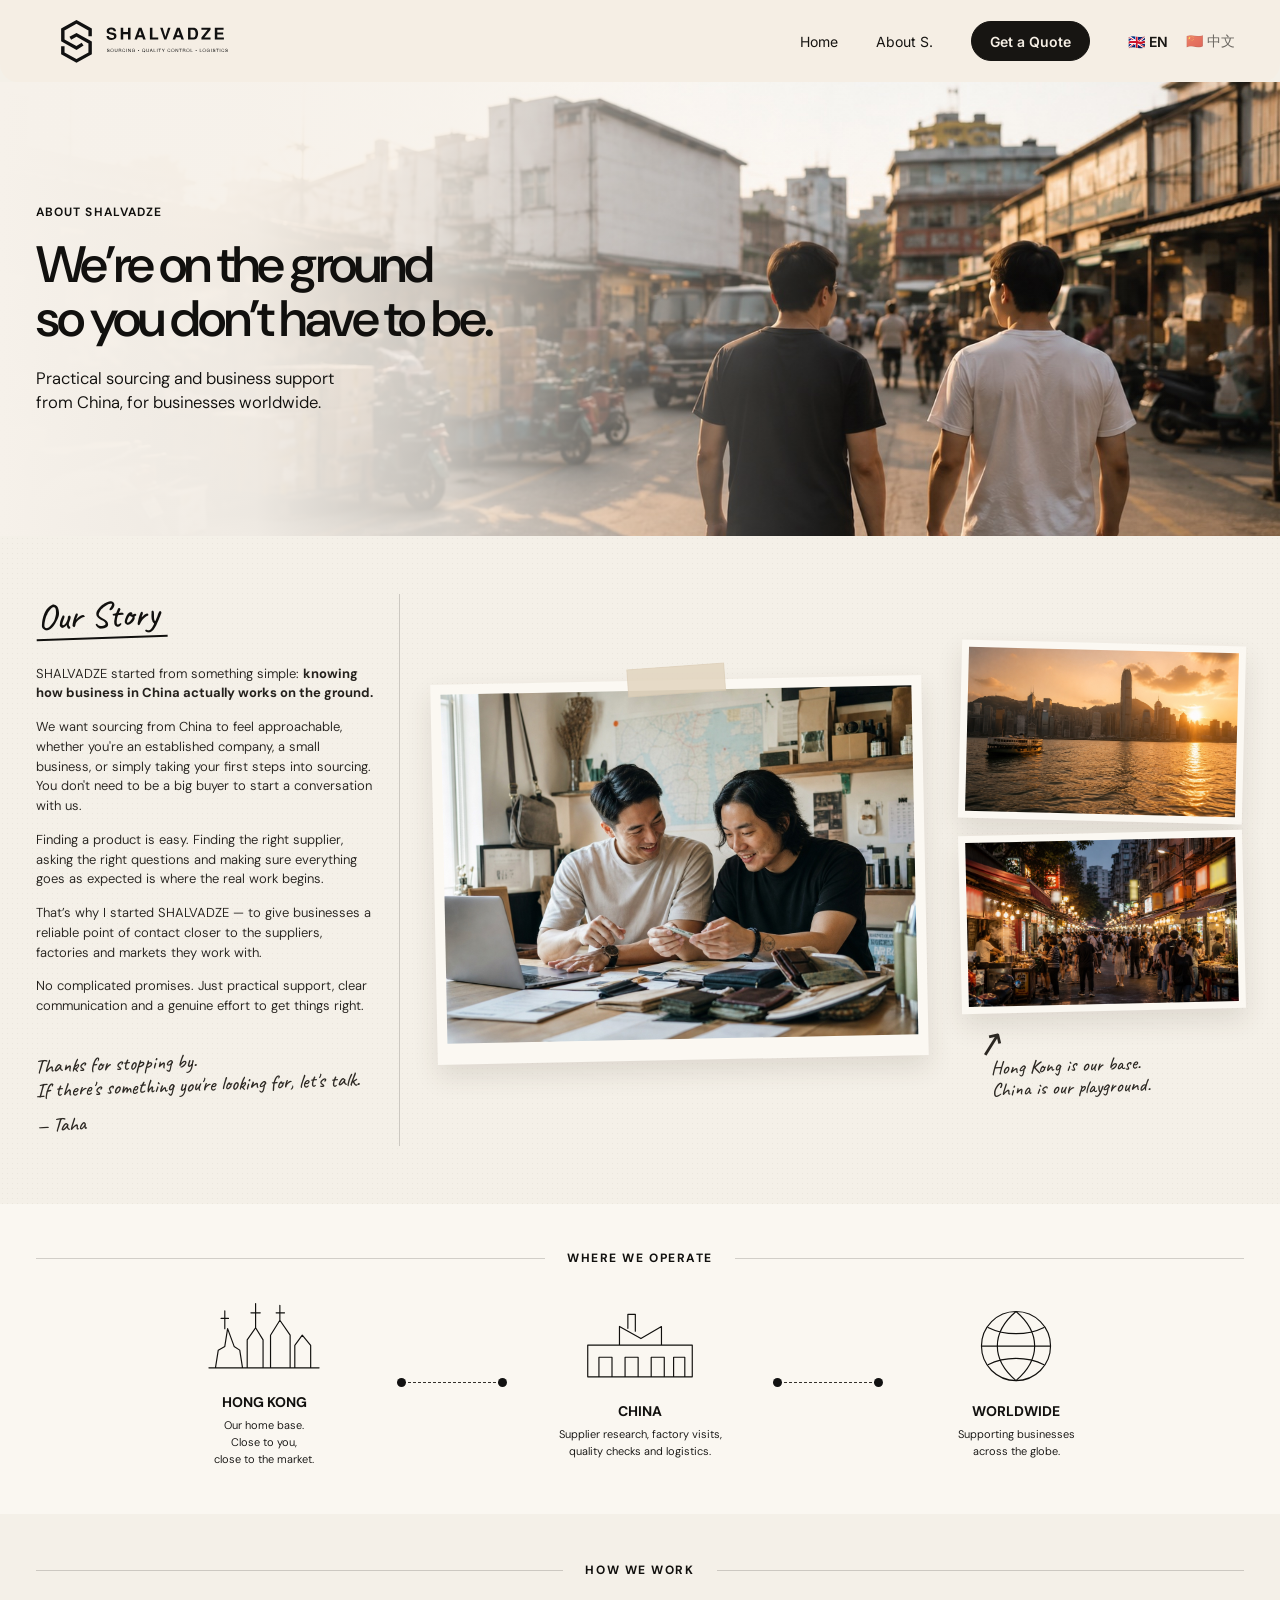
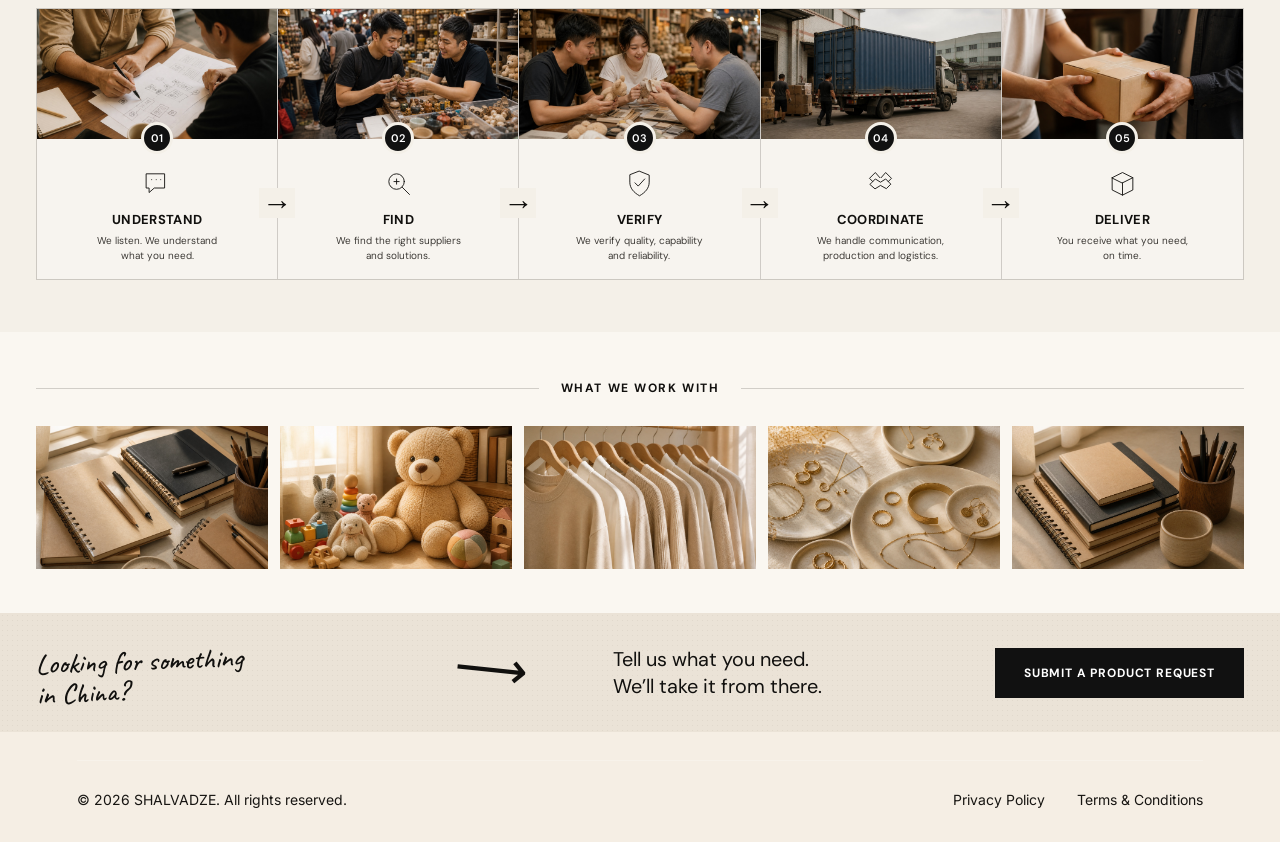
<file: about.html>
<!DOCTYPE html>
<html lang="en">

<head>

    <!-- Google tag (gtag.js) -->
<script async src="https://www.googletagmanager.com/gtag/js?id=G-CBCW9ZPSHG"></script>
<script>
  window.dataLayer = window.dataLayer || [];
  function gtag(){dataLayer.push(arguments);}
  gtag('js', new Date());

  gtag('config', 'G-CBCW9ZPSHG');
</script>

    <meta charset="UTF-8">
    <meta name="viewport" content="width=device-width, initial-scale=1.0">
    <link rel="icon" type="image/x-icon" sizes="16x16 32x32 48x48" href="favicon.ico?v=20260906-approved-s-white">
    <link rel="icon" type="image/png" sizes="16x16" href="favicon-16x16.png?v=20260906-approved-s-white">
    <link rel="icon" type="image/png" sizes="32x32" href="favicon-32x32.png?v=20260906-approved-s-white">
    <link rel="icon" type="image/svg+xml" sizes="any" href="favicon.svg?v=20260906-approved-s-white">
    <link rel="apple-touch-icon" sizes="180x180" href="apple-touch-icon.png?v=20260906-approved-s-white">
    <title>About SHALVADZE | On-the-Ground Sourcing Support</title>
    <meta name="description" content="Meet SHALVADZE, a founder-led Hong Kong sourcing partner providing practical, on-the-ground supplier, quality control and logistics support across China.">
    <meta name="author" content="SHALVADZE">
    <meta name="robots" content="index, follow">
    <link rel="canonical" href="https://shalvadze.com/about.html">
    <link rel="alternate" hreflang="en" href="https://shalvadze.com/about.html">
    <link rel="alternate" hreflang="zh-Hans" href="https://shalvadze.com/zh/about.html">
    <link rel="alternate" hreflang="x-default" href="https://shalvadze.com/about.html">
    <meta property="og:title" content="About SHALVADZE | On-the-Ground Sourcing Support">
    <meta property="og:description" content="Practical sourcing and business support from China, for businesses worldwide.">
    <meta property="og:type" content="website">
    <meta property="og:url" content="https://shalvadze.com/about.html">
    <meta property="og:image" content="https://shalvadze.com/images/about/about-hero-v2.jpg">
    <meta name="twitter:card" content="summary_large_image">
    <meta name="twitter:title" content="About SHALVADZE | On-the-Ground Sourcing Support">
    <meta name="twitter:description" content="Practical sourcing and business support from China, for businesses worldwide.">
    <meta name="twitter:image" content="https://shalvadze.com/images/about/about-hero-v2.jpg">
    <link rel="preconnect" href="https://fonts.googleapis.com">
    <link rel="preconnect" href="https://fonts.gstatic.com" crossorigin>
    <link href="https://fonts.googleapis.com/css2?family=Inter:wght@100..900&display=swap" rel="stylesheet">
    <link href="https://fonts.googleapis.com/css2?family=Caveat:wght@400..700&family=DM+Sans:opsz,wght@9..40,300..700&display=swap" rel="stylesheet">
    <link rel="stylesheet" href="css/style.css?v=20260903-mobile-nav-reference">
    <link rel="stylesheet" href="css/about.css?v=20260830-about-page">
</head>

<body id="top" class="about-page">

 <header>
    <div class="logo">
        <a href="index.html" aria-label="SHALVADZE home">
            <img src="images/SHALVADZE_Primary_Black.svg?v=20260815-header-logo" alt="">
        </a>
    </div>

    <div class="header-right">

        <nav aria-label="Primary navigation">

            <div class="nav-links" id="primary-navigation">

                <a href="index.html">Home</a>
                <a href="about.html" aria-current="page">About S.</a>
                <a class="nav-cta" href="product-request.html" data-product-request-link><span class="nav-cta-label">Get a Quote</span><span class="nav-cta-arrow" aria-hidden="true">→</span></a>
                <div class="language-selector" aria-label="Language options">
                    <a class="language-current" href="about.html" lang="en" hreflang="en" aria-current="page" data-language="en"><span aria-hidden="true">🇬🇧</span> EN</a>
                    <a class="language-option" href="zh/about.html" lang="zh-Hans" hreflang="zh-Hans" data-language="zh"><span aria-hidden="true">🇨🇳</span> 中文</a>
                </div>
                <p class="nav-brand-detail">SOURCING · QUALITY CONTROL · LOGISTICS</p>

            </div>

            <button class="hamburger"
                    type="button"
                    aria-label="Open navigation menu"
                    aria-controls="primary-navigation"
                    aria-expanded="false">
                <span></span>
                <span></span>
                <span></span>
            </button>
        </nav>
    </div>
</header>

    <main>
        <section class="about-hero" aria-labelledby="about-page-title">
            <img class="about-hero-image" src="images/about/about-hero-v2.jpg" alt="Two friends walking through an active commercial market street in China" width="1774" height="887">
            <div class="about-hero-wash" aria-hidden="true"></div>
            <div class="about-hero-content about-shell">
                <p class="about-kicker">ABOUT SHALVADZE</p>
                <h1 id="about-page-title">We’re on the ground<br>so you don’t have to be.</h1>
                <p>Practical sourcing and business support <br>from China, for businesses worldwide.</p>
            </div>
        </section>

        <section class="story-section" aria-labelledby="story-title">
            <div class="story-grid about-shell">
                <div class="story-copy">
                    <h2 class="handwritten-heading" id="story-title">Our Story</h2>
                    <p>SHALVADZE started from something simple: <strong>knowing how business in China actually works on the ground.</strong></p>
                    <p>We want sourcing from China to feel approachable, whether you're an established company, a small business, or simply taking your first steps into sourcing. You don't need to be a big buyer to start a conversation with us.</p>
                    <p>Finding a product is easy. Finding the right supplier, asking the right questions and making sure everything goes as expected is where the real work begins.</p>
                    <p>That’s why I started SHALVADZE — to give businesses a reliable point of contact closer to the suppliers, factories and markets they work with.</p>
                    <p>No complicated promises. Just practical support, clear communication and a genuine effort to get things right.</p>
                    <div class="story-signoff handwritten-copy"><p>Thanks for stopping by.<br>If there's something you're looking for, let's talk.</p><p>— Taha</p></div>
                </div>
                <figure class="story-main-photo photo-print">
                    <span class="photo-tape" aria-hidden="true"></span>
                    <img src="images/about/founders-story.jpg" alt="Two founders sitting together informally with a laptop, documents and product samples" width="1536" height="1024" loading="lazy">
                </figure>
                <div class="story-side-photos">
                    <figure class="story-small-photo photo-print"><img src="images/about/hong-kong-harbour.jpg" alt="Hong Kong harbour and skyline in warm golden light" width="1448" height="1086" loading="lazy"></figure>
                    <figure class="story-small-photo photo-print"><img src="images/about/china-night-market.jpg" alt="A lively Chinese commercial street and night market" width="1448" height="1086" loading="lazy"></figure>
                    <div class="story-side-note handwritten-copy"><span class="hand-drawn-arrow" aria-hidden="true">↗</span><p>Hong Kong is our base.<br>China is our playground.</p></div>
                </div>
            </div>
        </section>

        <section class="operate-section" aria-labelledby="operate-title"><div class="about-shell">
            <div class="about-section-heading"><span></span><h2 id="operate-title">Where We Operate</h2><span></span></div>
            <div class="operate-route">
                <article class="operate-place"><div class="operate-icon" aria-hidden="true"><svg viewBox="0 0 130 90"><path d="M6 77h118M13 77l3-19 7-4 3-19 7 19 6 4 3 19M23 35V16M19 24h8M47 77V47l9-13 8 13v30M56 34V8M51 18h10M72 77V42l10-16 11 16v35M82 26V10M78 18h9M98 77V53l8-11 9 11v24"></path></svg></div><h3>Hong Kong</h3><p>Our home base.<br>Close to you,<br>close to the market.</p></article>
                <div class="route-connector" aria-hidden="true"></div>
                <article class="operate-place"><div class="operate-icon" aria-hidden="true"><svg viewBox="0 0 130 90"><path d="M9 77h112V43H88V23L66 36 43 23v20H9v34ZM21 77V56h14v21M49 77V56h14v21M77 77V56h14v21M101 77V56h12v21M52 25V10h8v18M16 43h101"></path></svg></div><h3>China</h3><p>Supplier research, factory visits,<br>quality checks and logistics.</p></article>
                <div class="route-connector" aria-hidden="true"></div>
                <article class="operate-place"><div class="operate-icon" aria-hidden="true"><svg viewBox="0 0 130 90"><circle cx="65" cy="44" r="37"></circle><path d="M28 44h74M65 7c13 11 20 24 20 37S78 70 65 81C52 70 45 57 45 44S52 18 65 7ZM35 24c18 9 42 9 60 0M35 64c18-9 42-9 60 0"></path></svg></div><h3>Worldwide</h3><p>Supporting businesses<br>across the globe.</p></article>
            </div>
        </div></section>

        <section class="process-section" aria-labelledby="process-title"><div class="about-shell">
            <div class="about-section-heading"><span></span><h2 id="process-title">How We Work</h2><span></span></div>
            <div class="process-grid">
                <article class="process-card"><div class="process-photo"><img src="images/about/process-understand.jpg" alt="Two people planning together over documents and sketches" width="1536" height="1024" loading="lazy"><span>01</span></div><div class="process-copy"><svg viewBox="0 0 48 48" aria-hidden="true"><path d="M7 9h28v22H19l-8 7v-7H7ZM15 18h.01M22 18h.01M29 18h.01"></path></svg><h3>Understand</h3><p>We listen. We understand<br>what you need.</p></div></article>
                <article class="process-card"><div class="process-photo"><img src="images/about/process-find.jpg" alt="A sourcing professional researching products with a Chinese market supplier" width="1536" height="1024" loading="lazy"><span>02</span></div><div class="process-copy"><svg viewBox="0 0 48 48" aria-hidden="true"><circle cx="21" cy="21" r="12"></circle><path d="m30 30 11 11M17 21h8M21 17v8"></path></svg><h3>Find</h3><p>We find the right suppliers<br>and solutions.</p></div></article>
                <article class="process-card"><div class="process-photo"><img src="images/about/process-verify.jpg" alt="A supplier and sourcing team inspecting product samples together" width="1536" height="1024" loading="lazy"><span>03</span></div><div class="process-copy"><svg viewBox="0 0 48 48" aria-hidden="true"><path d="m24 5 15 6v11c0 9-6 16-15 21C15 38 9 31 9 22V11Z"></path><path d="m17 23 5 5 10-11"></path></svg><h3>Verify</h3><p>We verify quality, capability<br>and reliability.</p></div></article>
                <article class="process-card"><div class="process-photo"><img src="images/about/coordinate-logistics.jpg" alt="A delivery truck and container at a China logistics yard" width="1536" height="1024" loading="lazy"><span>04</span></div><div class="process-copy"><svg viewBox="0 0 48 48" aria-hidden="true"><path d="M8 25 16 17l8 5 8-5 8 8-7 7-9-5-8 5ZM12 21l-5-5 9-9 7 8M36 21l5-5-9-9-7 8"></path></svg><h3>Coordinate</h3><p>We handle communication,<br>production and logistics.</p></div></article>
                <article class="process-card"><div class="process-photo"><img src="images/about/deliver-handoff.jpg" alt="A personal handover of a sealed package" width="1536" height="1024" loading="lazy"><span>05</span></div><div class="process-copy"><svg viewBox="0 0 48 48" aria-hidden="true"><path d="m8 15 16-8 16 8-16 8Zm0 0v19l16 8 16-8V15M24 23v19"></path></svg><h3>Deliver</h3><p>You receive what you need,<br>on time.</p></div></article>
            </div>
        </div></section>

        <section class="categories-section" aria-labelledby="categories-title"><div class="about-shell">
            <div class="about-section-heading"><span></span><h2 id="categories-title">What We Work With</h2><span></span></div>
            <div class="category-strip">
                <figure><img src="images/about/product-stationery.jpg" alt="Warm stationery, notebooks, pencils and pens" width="1536" height="1024" loading="lazy"></figure>
                <figure><img src="images/about/product-toys.jpg" alt="Teddy bears and approachable children’s toys" width="1536" height="1024" loading="lazy"></figure>
                <figure><img src="images/about/product-textiles.jpg" alt="Neutral clothing and textiles on wooden hangers" width="1536" height="1024" loading="lazy"></figure>
                <figure><img src="images/about/product-jewellery.jpg" alt="Gold jewellery and accessories arranged on light ceramic plates" width="1536" height="1024" loading="lazy"></figure>
                <figure><img src="images/about/product-office.jpg" alt="Notebooks, pencils and office desk accessories" width="1536" height="1024" loading="lazy"></figure>
            </div>
        </div></section>

        <section class="about-cta" aria-labelledby="about-cta-title"><div class="about-cta-inner about-shell">
            <p class="cta-handwritten handwritten-copy" id="about-cta-title">Looking for something<br>in China?</p><span class="cta-arrow" aria-hidden="true">⟶</span><p class="about-cta-copy">Tell us what you need.<br>We’ll take it from there.</p><a class="about-cta-button" href="index.html#contact" data-contact-method="product_request">Submit a Product Request</a>
        </div></section>
    </main>

<footer class="footer">

    <div class="footer-container">

        <div class="footer-grid">

            <section class="footer-brand" aria-label="SHALVADZE">
                <p class="footer-tagline">
                    Reliable sourcing. Clear communication.<br>
                    Business support across China.
                </p>
            </section>

            <section class="footer-section footer-legal">
                <h2 class="footer-heading">Legal</h2>
                <ul class="footer-legal-list">
                    <li><span>Privacy Policy</span></li>
                    <li><span>Terms &amp; Conditions</span></li>
                </ul>
            </section>

            <section class="footer-section">
                <h2 class="footer-heading">For Business Inquiries</h2>
                <address class="footer-contact">
                    <a href="mailto:info@shalvadze.com">info@shalvadze.com</a>
                </address>
            </section>

        </div>

        <div class="footer-bottom">
            <p class="footer-copyright">© 2026 SHALVADZE. All rights reserved.</p>
        </div>

    </div>

    <div class="footer-mobile" aria-label="SHALVADZE footer">
        <a class="footer-mobile-email" href="mailto:info@shalvadze.com">
            info@shalvadze.com
        </a>
        <div class="footer-mobile-legal" aria-label="Legal information">
            <span>Privacy Policy</span>
            <span aria-hidden="true">·</span>
            <span>Terms &amp; Conditions</span>
        </div>
        <p class="footer-mobile-copyright">© 2026 SHALVADZE</p>
    </div>

</footer>


<script src="js/analytics.js?v=20260831"></script>
<script src="js/language.js?v=20260830"></script>
<script src="js/script.js?v=20260903-mobile-nav"></script>

</body>

</html>
</file>
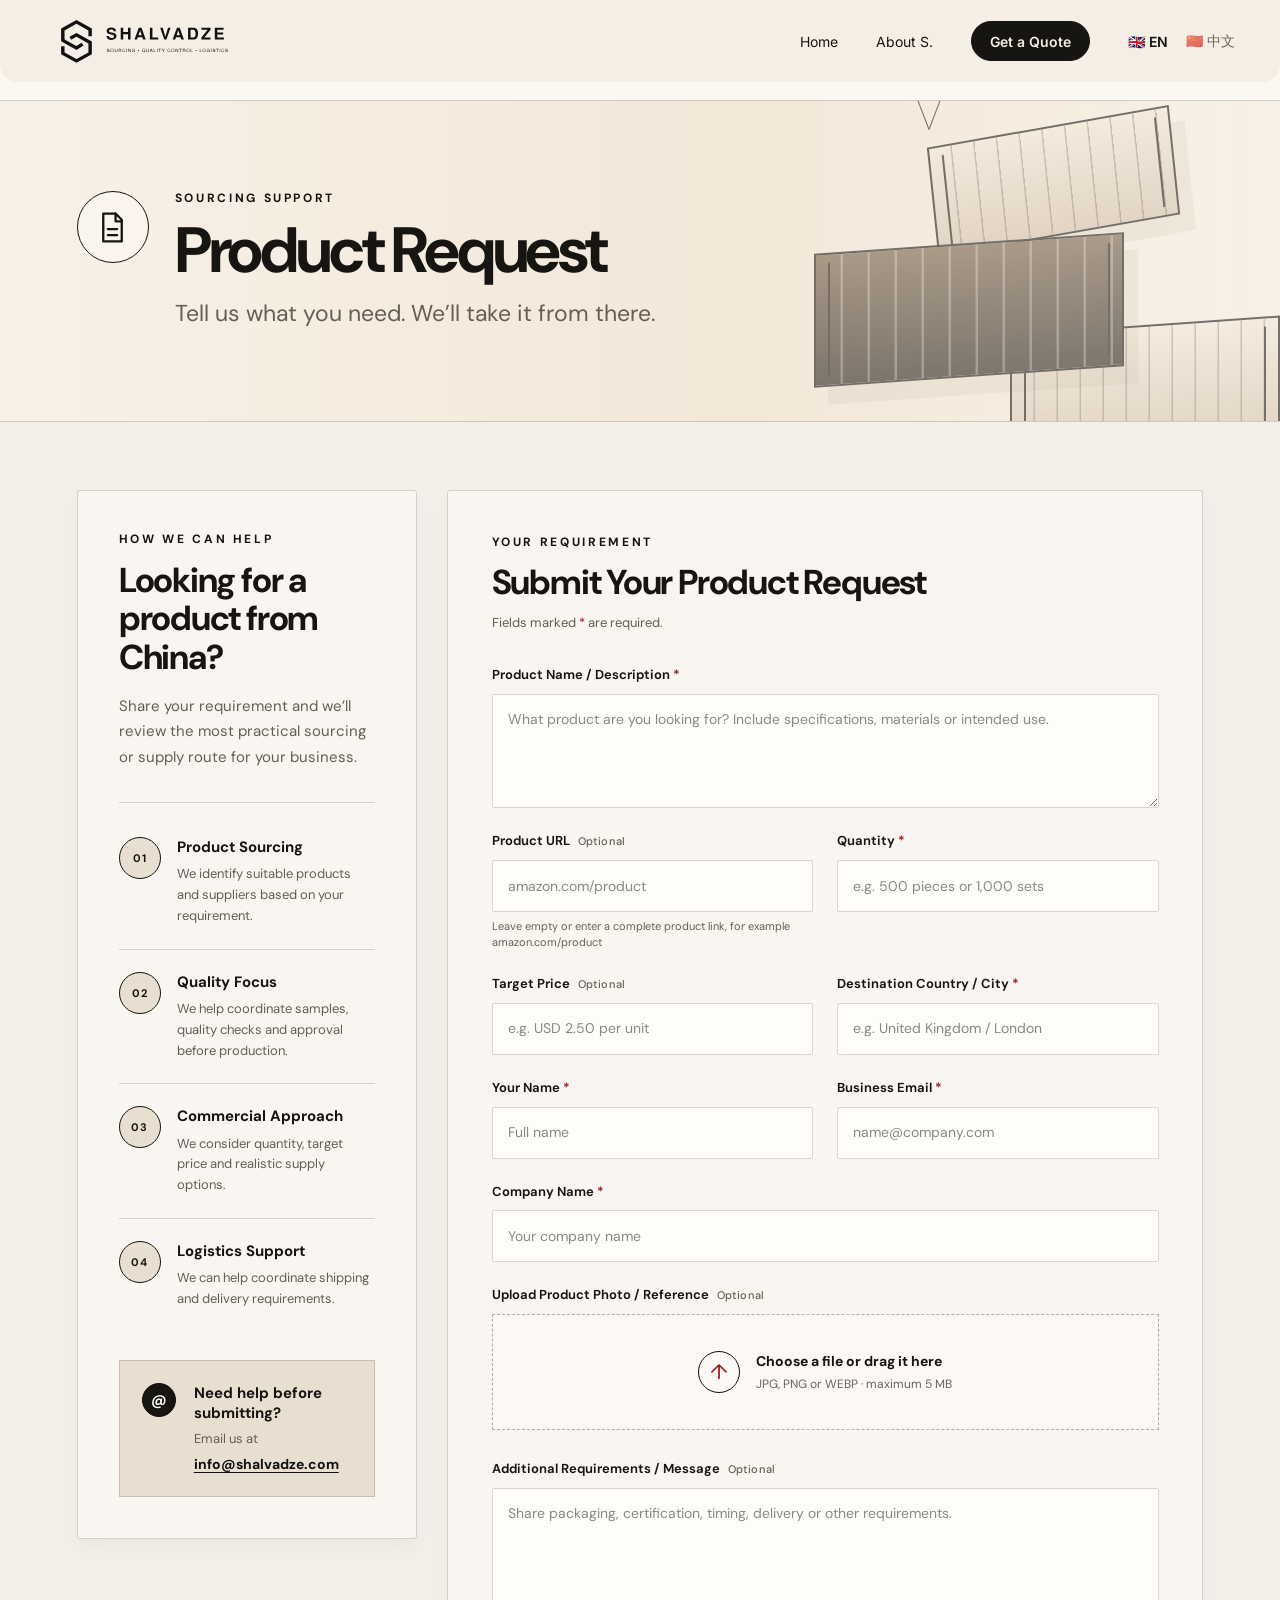
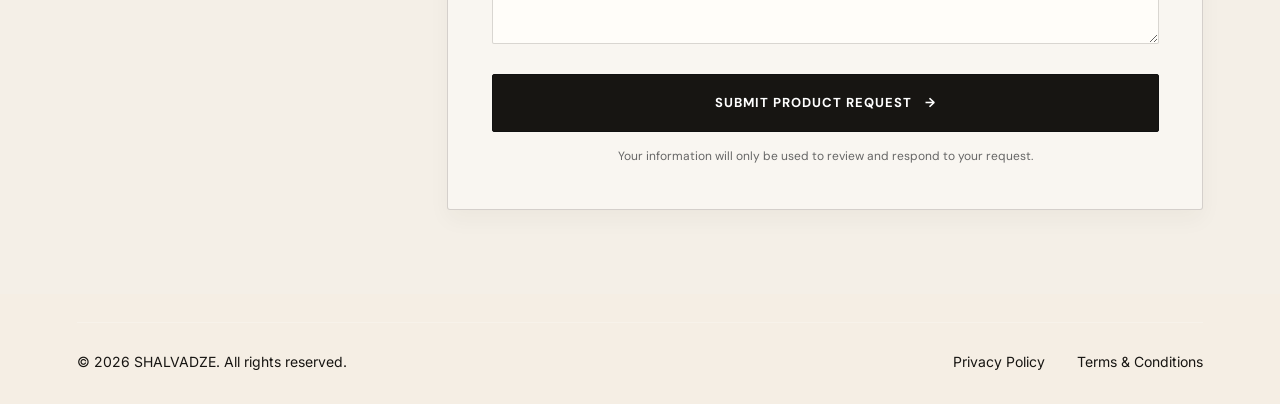
<file: product-request.html>
<!DOCTYPE html>
<html lang="en">

<head>
    <!-- Google tag (gtag.js) -->
    <script async src="https://www.googletagmanager.com/gtag/js?id=G-CBCW9ZPSHG"></script>
    <script>
        window.dataLayer = window.dataLayer || [];
        function gtag(){dataLayer.push(arguments);}
        gtag('js', new Date());
        gtag('config', 'G-CBCW9ZPSHG');
    </script>

    <meta charset="UTF-8">
    <meta name="viewport" content="width=device-width, initial-scale=1.0">
    <link rel="icon" type="image/x-icon" sizes="16x16 32x32 48x48" href="favicon.ico?v=20260906-approved-s-white">
    <link rel="icon" type="image/png" sizes="16x16" href="favicon-16x16.png?v=20260906-approved-s-white">
    <link rel="icon" type="image/png" sizes="32x32" href="favicon-32x32.png?v=20260906-approved-s-white">
    <link rel="icon" type="image/svg+xml" sizes="any" href="favicon.svg?v=20260906-approved-s-white">
    <link rel="apple-touch-icon" sizes="180x180" href="apple-touch-icon.png?v=20260906-approved-s-white">
    <title>Product Request | SHALVADZE</title>
    <meta name="description" content="Tell SHALVADZE what product you need from China, including quantity, target price and destination, and our team will review your request.">
    <meta name="robots" content="index, follow">
    <link rel="canonical" href="https://shalvadze.com/product-request.html">
    <link rel="alternate" hreflang="en" href="https://shalvadze.com/product-request.html">
    <link rel="alternate" hreflang="zh-Hans" href="https://shalvadze.com/zh/product-request.html">
    <link rel="alternate" hreflang="x-default" href="https://shalvadze.com/product-request.html">
    <meta property="og:title" content="Product Request | SHALVADZE">
    <meta property="og:description" content="Tell us what you need. We’ll take it from there.">
    <meta property="og:type" content="website">
    <meta property="og:url" content="https://shalvadze.com/product-request.html">
    <meta property="og:image" content="https://shalvadze.com/images/shalvadze-social-preview.jpg">
    <meta name="twitter:card" content="summary_large_image">
    <meta name="twitter:title" content="Product Request | SHALVADZE">
    <meta name="twitter:description" content="Tell us what you need. We’ll take it from there.">
    <meta name="twitter:image" content="https://shalvadze.com/images/shalvadze-social-preview.jpg">
    <link rel="preconnect" href="https://fonts.googleapis.com">
    <link rel="preconnect" href="https://fonts.gstatic.com" crossorigin>
    <link href="https://fonts.googleapis.com/css2?family=Caveat:wght@400;500;600&amp;family=DM+Sans:wght@400;500;600;700&amp;family=Inter:wght@100..900&amp;display=swap" rel="stylesheet">
    <link rel="stylesheet" href="css/style.css?v=20260903-mobile-nav-reference">
    <link rel="stylesheet" href="css/product-request.css?v=20260830">
    <link rel="stylesheet" href="css/warm-request.css?v=20260830">
</head>

<body id="top" class="product-request-page">

<header>
    <div class="logo">
        <a href="index.html" aria-label="SHALVADZE home">
            <img src="images/SHALVADZE_Primary_Black.svg?v=20260815-header-logo" alt="">
        </a>
    </div>

    <div class="header-right">
        <nav aria-label="Primary navigation">
            <div class="nav-links" id="primary-navigation">
                <a href="index.html">Home</a>
                <a href="about.html">About S.</a>
                <a class="nav-cta" href="product-request.html" aria-current="page" data-product-request-link><span class="nav-cta-label">Get a Quote</span><span class="nav-cta-arrow" aria-hidden="true">→</span></a>
                <div class="language-selector" aria-label="Language options">
                    <a class="language-current" href="product-request.html" lang="en" hreflang="en" aria-current="page" data-language="en"><span aria-hidden="true">🇬🇧</span> EN</a>
                    <a class="language-option" href="zh/product-request.html" lang="zh-Hans" hreflang="zh-Hans" data-language="zh"><span aria-hidden="true">🇨🇳</span> 中文</a>
                </div>
                <p class="nav-brand-detail">SOURCING · QUALITY CONTROL · LOGISTICS</p>
            </div>

            <button class="hamburger"
                    type="button"
                    aria-label="Open navigation menu"
                    aria-controls="primary-navigation"
                    aria-expanded="false">
                <span></span>
                <span></span>
                <span></span>
            </button>
        </nav>
    </div>
</header>

<main>
    <section class="request-hero" aria-labelledby="product-request-title">
        <div class="request-hero-inner">
            <div class="request-hero-copy">
                <span class="request-hero-icon" aria-hidden="true">
                    <svg viewBox="0 0 24 24" focusable="false">
                        <path d="M6 3h8l4 4v14H6Z"/>
                        <path d="M14 3v5h4M9 13h6M9 17h6"/>
                    </svg>
                </span>
                <div>
                    <p class="request-eyebrow">SOURCING SUPPORT</p>
                    <h1 id="product-request-title">Product Request</h1>
                    <p>Tell us what you need. We’ll take it from there.</p>
                </div>
            </div>

            <div class="request-hero-visual" aria-hidden="true">
                <span class="container-shape container-shape--rear"></span>
                <span class="container-shape container-shape--upper"></span>
                <span class="container-shape container-shape--front"></span>
                <span class="route-line route-line--one"></span>
                <span class="route-line route-line--two"></span>
            </div>
        </div>
    </section>

    <section class="request-content" aria-label="Product request details and form">
        <div class="request-layout">
            <aside class="request-information">
                <div class="request-information-intro">
                    <p class="request-eyebrow">HOW WE CAN HELP</p>
                    <h2>Looking for a product from China?</h2>
                    <p>Share your requirement and we’ll review the most practical sourcing or supply route for your business.</p>
                </div>

                <div class="request-benefits">
                    <article class="request-benefit">
                        <span aria-hidden="true">01</span>
                        <div>
                            <h3>Product Sourcing</h3>
                            <p>We identify suitable products and suppliers based on your requirement.</p>
                        </div>
                    </article>
                    <article class="request-benefit">
                        <span aria-hidden="true">02</span>
                        <div>
                            <h3>Quality Focus</h3>
                            <p>We help coordinate samples, quality checks and approval before production.</p>
                        </div>
                    </article>
                    <article class="request-benefit">
                        <span aria-hidden="true">03</span>
                        <div>
                            <h3>Commercial Approach</h3>
                            <p>We consider quantity, target price and realistic supply options.</p>
                        </div>
                    </article>
                    <article class="request-benefit">
                        <span aria-hidden="true">04</span>
                        <div>
                            <h3>Logistics Support</h3>
                            <p>We can help coordinate shipping and delivery requirements.</p>
                        </div>
                    </article>
                </div>

                <div class="request-contact-box">
                    <span class="request-contact-icon" aria-hidden="true">@</span>
                    <div>
                        <h3>Need help before submitting?</h3>
                        <p>Email us at</p>
                        <a href="mailto:info@shalvadze.com">info@shalvadze.com</a>
                    </div>
                </div>
            </aside>

            <div class="request-form-panel">
                <div class="request-form-heading">
                    <p class="request-eyebrow">YOUR REQUIREMENT</p>
                    <h2>Submit Your Product Request</h2>
                    <p>Fields marked <span aria-hidden="true">*</span><span class="sr-only">with an asterisk</span> are required.</p>
                </div>

                <form id="product-request-form"
                      class="product-request-form"
                      novalidate
                      data-ga-start-event="product_request_start"
                      data-ga-submit-event="product_request_submit">
                    <div class="request-form-grid">
                        <div class="request-field request-field--full">
                            <label for="product-request-description">Product Name / Description <span aria-hidden="true">*</span></label>
                            <textarea id="product-request-description"
                                      name="productName"
                                      rows="4"
                                      placeholder="What product are you looking for? Include specifications, materials or intended use."
                                      required></textarea>
                        </div>

                        <div class="request-field">
                            <label for="product-request-url">Product URL <span class="request-optional">Optional</span></label>
                            <input id="product-request-url"
                                   name="productUrl"
                                   type="text"
                                   inputmode="url"
                                   autocomplete="url"
                                   placeholder="amazon.com/product"
                                   aria-describedby="product-request-url-help product-request-url-error">
                            <p class="request-url-help" id="product-request-url-help">Leave empty or enter a complete product link, for example amazon.com/product</p>
                            <p class="request-url-error" id="product-request-url-error" aria-live="polite"></p>
                        </div>

                        <div class="request-field">
                            <label for="product-request-quantity">Quantity <span aria-hidden="true">*</span></label>
                            <input id="product-request-quantity"
                                   name="quantity"
                                   type="text"
                                   placeholder="e.g. 500 pieces or 1,000 sets"
                                   required>
                        </div>

                        <div class="request-field">
                            <label for="product-request-target-price">Target Price <span class="request-optional">Optional</span></label>
                            <input id="product-request-target-price"
                                   name="targetPrice"
                                   type="text"
                                   placeholder="e.g. USD 2.50 per unit">
                        </div>

                        <div class="request-field">
                            <label for="product-request-destination">Destination Country / City <span aria-hidden="true">*</span></label>
                            <input id="product-request-destination"
                                   name="destination"
                                   type="text"
                                   autocomplete="country-name"
                                   placeholder="e.g. United Kingdom / London"
                                   required>
                        </div>

                        <div class="request-field">
                            <label for="product-request-name">Your Name <span aria-hidden="true">*</span></label>
                            <input id="product-request-name"
                                   name="customerName"
                                   type="text"
                                   autocomplete="name"
                                   placeholder="Full name"
                                   required>
                        </div>

                        <div class="request-field">
                            <label for="product-request-email">Business Email <span aria-hidden="true">*</span></label>
                            <input id="product-request-email"
                                   name="customerEmail"
                                   type="email"
                                   inputmode="email"
                                   autocomplete="email"
                                   placeholder="name@company.com"
                                   required>
                        </div>

                        <div class="request-field request-field--full">
                            <label for="product-request-company">Company Name <span aria-hidden="true">*</span></label>
                            <input id="product-request-company"
                                   name="companyName"
                                   type="text"
                                   autocomplete="organization"
                                   placeholder="Your company name"
                                   required>
                        </div>

                        <div class="request-field request-field--full">
                            <label for="product-request-reference">Upload Product Photo / Reference <span class="request-optional">Optional</span></label>
                            <label class="request-upload" for="product-request-reference" data-upload-zone>
                                <span class="request-upload-icon" aria-hidden="true">↑</span>
                                <span class="request-upload-copy">
                                    <strong data-upload-title>Choose a file or drag it here</strong>
                                    <span>JPG, PNG or WEBP · maximum 5 MB</span>
                                </span>
                            </label>
                            <input class="request-file-input"
                                   id="product-request-reference"
                                   name="product_reference"
                                   type="file"
                                   accept="image/jpeg,image/png,image/webp,.jpg,.jpeg,.png,.webp"
                                   aria-describedby="product-request-file-message">
                            <p class="request-field-message" id="product-request-file-message" aria-live="polite"></p>
                        </div>

                        <div class="request-field request-field--full">
                            <label for="product-request-message">Additional Requirements / Message <span class="request-optional">Optional</span></label>
                            <textarea id="product-request-message"
                                      name="message"
                                      rows="6"
                                      placeholder="Share packaging, certification, timing, delivery or other requirements."></textarea>
                        </div>
                    </div>

                    <button class="request-submit" id="product-request-submit" type="submit">
                        SUBMIT PRODUCT REQUEST
                        <span aria-hidden="true">→</span>
                    </button>

                    <p class="request-privacy">Your information will only be used to review and respond to your request.</p>
                    <p class="request-form-status" id="product-request-status" role="status" aria-live="polite" tabindex="-1"></p>
                </form>
            </div>
        </div>
    </section>
</main>

<footer class="footer">
    <div class="footer-container">
        <div class="footer-grid">
            <section class="footer-brand" aria-label="SHALVADZE">
                <p class="footer-tagline">
                    Reliable sourcing. Clear communication.<br>
                    Business support across China.
                </p>
            </section>

            <section class="footer-section footer-legal">
                <h2 class="footer-heading">Legal</h2>
                <ul class="footer-legal-list">
                    <li><span>Privacy Policy</span></li>
                    <li><span>Terms &amp; Conditions</span></li>
                </ul>
            </section>

            <section class="footer-section">
                <h2 class="footer-heading">For Business Inquiries</h2>
                <address class="footer-contact">
                    <a href="mailto:info@shalvadze.com">info@shalvadze.com</a>
                </address>
            </section>
        </div>

        <div class="footer-bottom">
            <p class="footer-copyright">© 2026 SHALVADZE. All rights reserved.</p>
        </div>
    </div>

    <div class="footer-mobile" aria-label="SHALVADZE footer">
        <a class="footer-mobile-email" href="mailto:info@shalvadze.com">
            info@shalvadze.com
        </a>
        <div class="footer-mobile-legal" aria-label="Legal information">
            <span>Privacy Policy</span>
            <span aria-hidden="true">·</span>
            <span>Terms &amp; Conditions</span>
        </div>
        <p class="footer-mobile-copyright">© 2026 SHALVADZE</p>
    </div>
</footer>


<script src="js/analytics.js?v=20260831"></script>
<script src="js/language.js?v=20260830"></script>
<script src="js/script.js?v=20260903-mobile-nav"></script>
<script src="js/product-request.js?v=20260830-zh"></script>

</body>
</html>
</file>
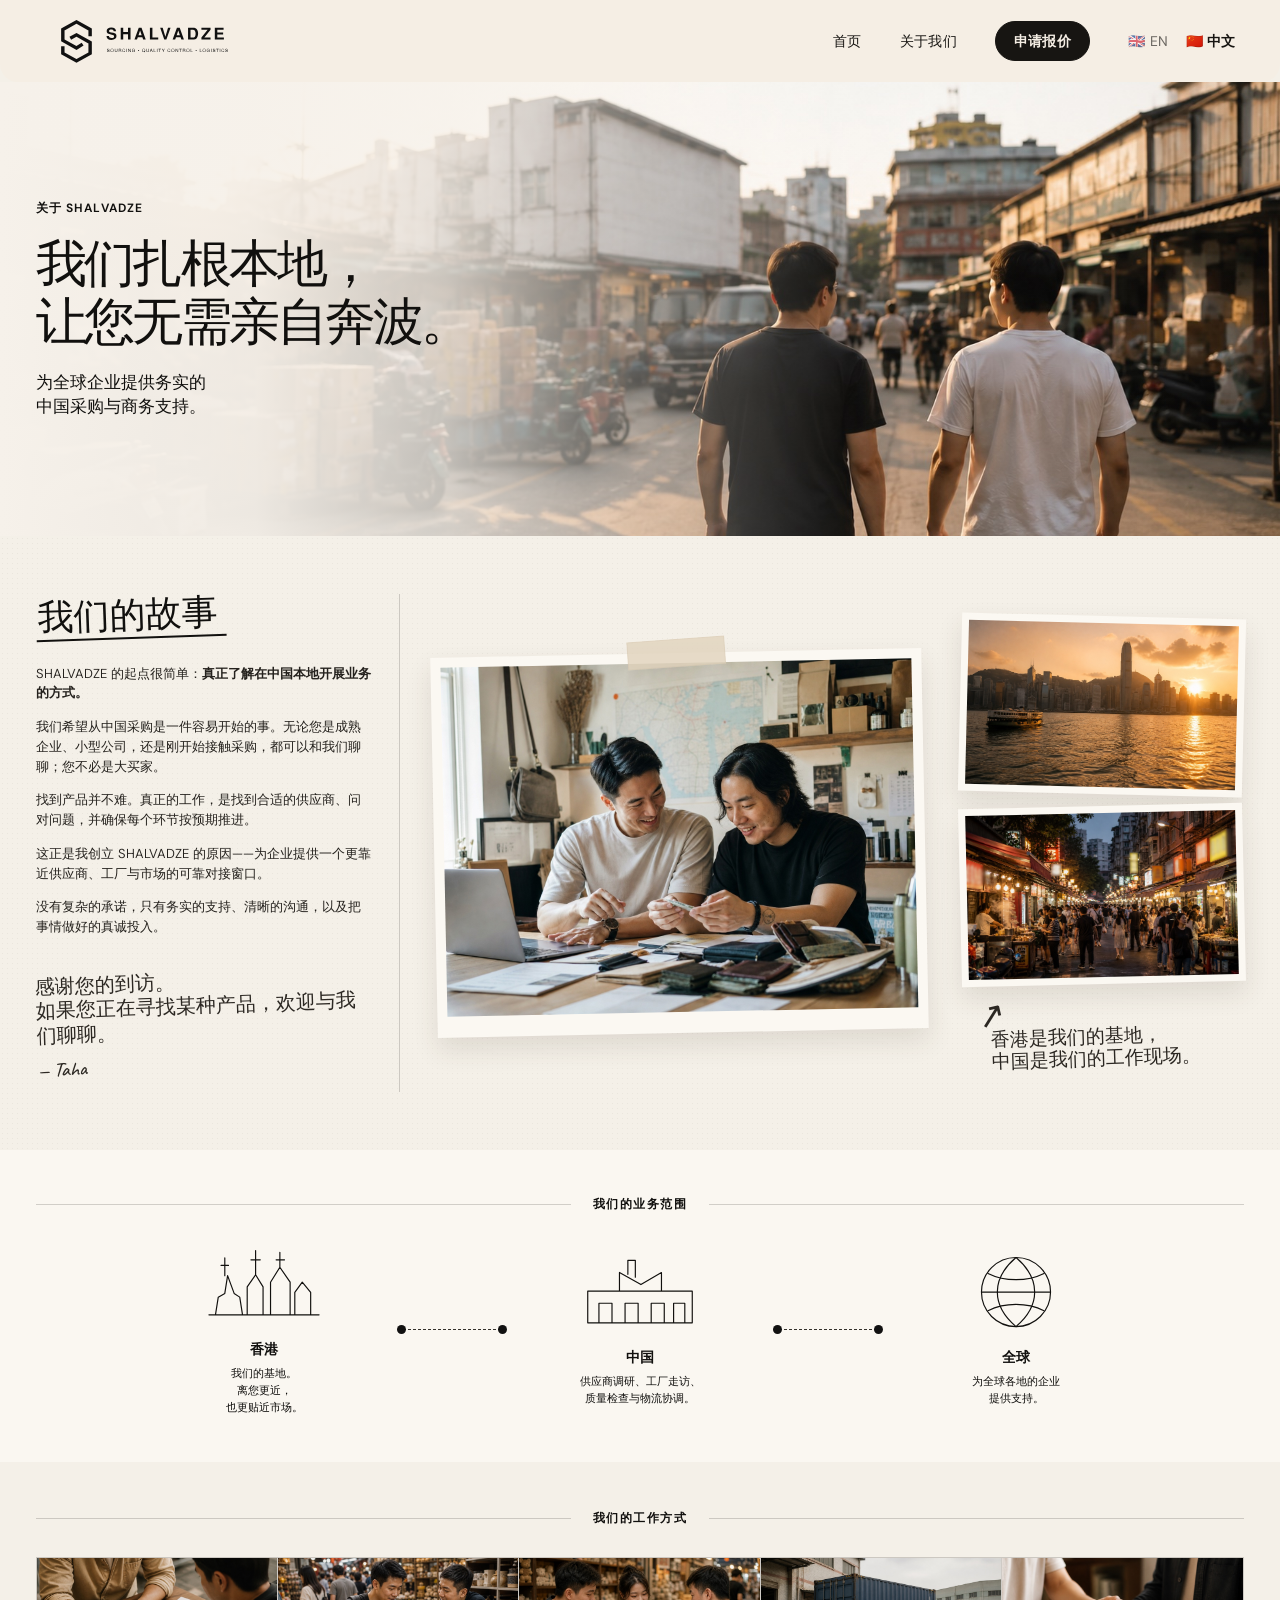
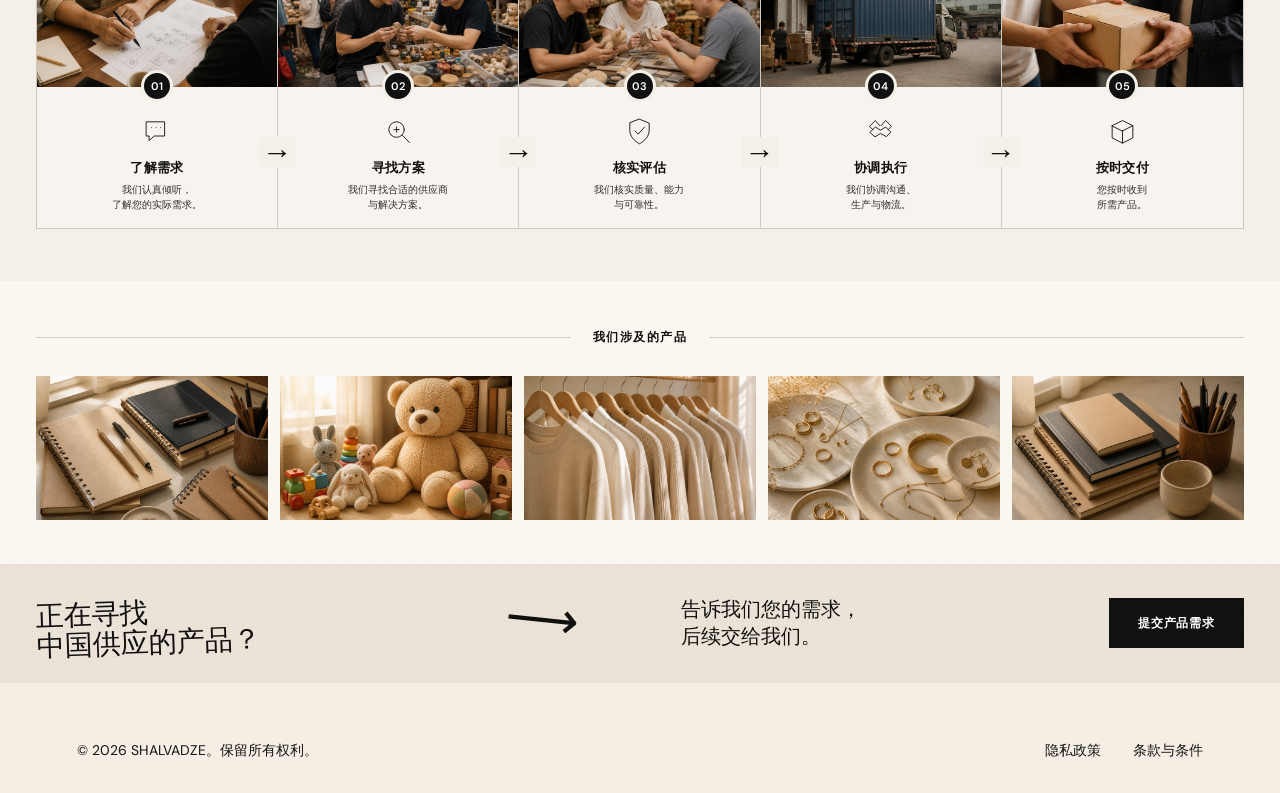
<file: zh/about.html>
<!DOCTYPE html>
<html lang="zh-Hans">

<head>

    <!-- Google tag (gtag.js) -->
<script async src="https://www.googletagmanager.com/gtag/js?id=G-CBCW9ZPSHG"></script>
<script>
  window.dataLayer = window.dataLayer || [];
  function gtag(){dataLayer.push(arguments);}
  gtag('js', new Date());

  gtag('config', 'G-CBCW9ZPSHG');
</script>

    <meta charset="UTF-8">
    <meta name="viewport" content="width=device-width, initial-scale=1.0">
    <link rel="icon" type="image/x-icon" sizes="16x16 32x32 48x48" href="../favicon.ico?v=20260906-approved-s-white">
    <link rel="icon" type="image/png" sizes="16x16" href="../favicon-16x16.png?v=20260906-approved-s-white">
    <link rel="icon" type="image/png" sizes="32x32" href="../favicon-32x32.png?v=20260906-approved-s-white">
    <link rel="icon" type="image/svg+xml" sizes="any" href="../favicon.svg?v=20260906-approved-s-white">
    <link rel="apple-touch-icon" sizes="180x180" href="../apple-touch-icon.png?v=20260906-approved-s-white">
    <title>关于 SHALVADZE | 中国本地采购支持</title>
    <meta name="description" content="了解 SHALVADZE：由创始人亲自参与、总部位于香港的采购合作伙伴，为企业提供覆盖中国的供应商、质量控制与物流支持。">
    <meta name="author" content="SHALVADZE">
    <meta name="robots" content="index, follow">
    <link rel="canonical" href="https://shalvadze.com/zh/about.html">
    <link rel="alternate" hreflang="en" href="https://shalvadze.com/about.html">
    <link rel="alternate" hreflang="zh-Hans" href="https://shalvadze.com/zh/about.html">
    <link rel="alternate" hreflang="x-default" href="https://shalvadze.com/about.html">
    <meta property="og:title" content="关于 SHALVADZE | 中国本地采购支持">
    <meta property="og:description" content="面向全球企业，提供务实的中国采购与商务支持。">
    <meta property="og:type" content="website">
    <meta property="og:url" content="https://shalvadze.com/zh/about.html">
    <meta property="og:image" content="https://shalvadze.com/images/about/about-hero-v2.jpg">
    <meta name="twitter:card" content="summary_large_image">
    <meta name="twitter:title" content="关于 SHALVADZE | 中国本地采购支持">
    <meta name="twitter:description" content="面向全球企业，提供务实的中国采购与商务支持。">
    <meta name="twitter:image" content="https://shalvadze.com/images/about/about-hero-v2.jpg">
    <link rel="preconnect" href="https://fonts.googleapis.com">
    <link rel="preconnect" href="https://fonts.gstatic.com" crossorigin>
    <link href="https://fonts.googleapis.com/css2?family=Inter:wght@100..900&display=swap" rel="stylesheet">
    <link href="https://fonts.googleapis.com/css2?family=Caveat:wght@400..700&family=DM+Sans:opsz,wght@9..40,300..700&display=swap" rel="stylesheet">
    <link rel="stylesheet" href="../css/style.css?v=20260903-mobile-nav-reference">
    <link rel="stylesheet" href="../css/about.css?v=20260830-about-page">
</head>

<body id="top" class="about-page">

 <header>
    <div class="logo">
        <a href="index.html" aria-label="SHALVADZE 首页">
            <img src="../images/SHALVADZE_Primary_Black.svg?v=20260815-header-logo" alt="">
        </a>
    </div>

    <div class="header-right">

        <nav aria-label="主导航">

            <div class="nav-links" id="primary-navigation">

                <a href="index.html">首页</a>
                <a href="about.html" aria-current="page">关于我们</a>
                <a class="nav-cta" href="product-request.html" data-product-request-link><span class="nav-cta-label">申请报价</span><span class="nav-cta-arrow" aria-hidden="true">→</span></a>
                <div class="language-selector" aria-label="语言选项">
            <a class="language-option" href="../about.html" lang="en" hreflang="en" data-language="en"><span aria-hidden="true">🇬🇧</span> EN</a>
            <a class="language-current" href="about.html" lang="zh-Hans" hreflang="zh-Hans" aria-current="page" data-language="zh"><span aria-hidden="true">🇨🇳</span> 中文</a>
        </div>
                <p class="nav-brand-detail">采购 · 质量控制 · 物流</p>

            </div>

            <button class="hamburger"
                    type="button"
                    aria-label="打开导航菜单"
                    aria-controls="primary-navigation"
                    aria-expanded="false">
                <span></span>
                <span></span>
                <span></span>
            </button>
        </nav>
    </div>
</header>

    <main>
        <section class="about-hero" aria-labelledby="about-page-title">
            <img class="about-hero-image" src="../images/about/about-hero-v2.jpg" alt="两位朋友走在中国繁忙的商业街区" width="1774" height="887">
            <div class="about-hero-wash" aria-hidden="true"></div>
            <div class="about-hero-content about-shell">
                <p class="about-kicker">关于 SHALVADZE</p>
                <h1 id="about-page-title">我们扎根本地，<br>让您无需亲自奔波。</h1>
                <p>为全球企业提供务实的<br>中国采购与商务支持。</p>
            </div>
        </section>

        <section class="story-section" aria-labelledby="story-title">
            <div class="story-grid about-shell">
                <div class="story-copy">
                    <h2 class="handwritten-heading" id="story-title">我们的故事</h2>
                    <p>SHALVADZE 的起点很简单：<strong>真正了解在中国本地开展业务的方式。</strong></p>
                    <p>我们希望从中国采购是一件容易开始的事。无论您是成熟企业、小型公司，还是刚开始接触采购，都可以和我们聊聊；您不必是大买家。</p>
                    <p>找到产品并不难。真正的工作，是找到合适的供应商、问对问题，并确保每个环节按预期推进。</p>
                    <p>这正是我创立 SHALVADZE 的原因——为企业提供一个更靠近供应商、工厂与市场的可靠对接窗口。</p>
                    <p>没有复杂的承诺，只有务实的支持、清晰的沟通，以及把事情做好的真诚投入。</p>
                    <div class="story-signoff handwritten-copy"><p>感谢您的到访。<br>如果您正在寻找某种产品，欢迎与我们聊聊。</p><p>— Taha</p></div>
                </div>
                <figure class="story-main-photo photo-print">
                    <span class="photo-tape" aria-hidden="true"></span>
                    <img src="../images/about/founders-story.jpg" alt="两位创始人与笔记本电脑、文件和产品样品围坐交流" width="1536" height="1024" loading="lazy">
                </figure>
                <div class="story-side-photos">
                    <figure class="story-small-photo photo-print"><img src="../images/about/hong-kong-harbour.jpg" alt="暖金色光线中的香港海港与天际线" width="1448" height="1086" loading="lazy"></figure>
                    <figure class="story-small-photo photo-print"><img src="../images/about/china-night-market.jpg" alt="热闹的中国商业街与夜市" width="1448" height="1086" loading="lazy"></figure>
                    <div class="story-side-note handwritten-copy"><span class="hand-drawn-arrow" aria-hidden="true">↗</span><p>香港是我们的基地，<br>中国是我们的工作现场。</p></div>
                </div>
            </div>
        </section>

        <section class="operate-section" aria-labelledby="operate-title"><div class="about-shell">
            <div class="about-section-heading"><span></span><h2 id="operate-title">我们的业务范围</h2><span></span></div>
            <div class="operate-route">
                <article class="operate-place"><div class="operate-icon" aria-hidden="true"><svg viewBox="0 0 130 90"><path d="M6 77h118M13 77l3-19 7-4 3-19 7 19 6 4 3 19M23 35V16M19 24h8M47 77V47l9-13 8 13v30M56 34V8M51 18h10M72 77V42l10-16 11 16v35M82 26V10M78 18h9M98 77V53l8-11 9 11v24"></path></svg></div><h3>香港</h3><p>我们的基地。<br>离您更近，<br>也更贴近市场。</p></article>
                <div class="route-connector" aria-hidden="true"></div>
                <article class="operate-place"><div class="operate-icon" aria-hidden="true"><svg viewBox="0 0 130 90"><path d="M9 77h112V43H88V23L66 36 43 23v20H9v34ZM21 77V56h14v21M49 77V56h14v21M77 77V56h14v21M101 77V56h12v21M52 25V10h8v18M16 43h101"></path></svg></div><h3>中国</h3><p>供应商调研、工厂走访、<br>质量检查与物流协调。</p></article>
                <div class="route-connector" aria-hidden="true"></div>
                <article class="operate-place"><div class="operate-icon" aria-hidden="true"><svg viewBox="0 0 130 90"><circle cx="65" cy="44" r="37"></circle><path d="M28 44h74M65 7c13 11 20 24 20 37S78 70 65 81C52 70 45 57 45 44S52 18 65 7ZM35 24c18 9 42 9 60 0M35 64c18-9 42-9 60 0"></path></svg></div><h3>全球</h3><p>为全球各地的企业<br>提供支持。</p></article>
            </div>
        </div></section>

        <section class="process-section" aria-labelledby="process-title"><div class="about-shell">
            <div class="about-section-heading"><span></span><h2 id="process-title">我们的工作方式</h2><span></span></div>
            <div class="process-grid">
                <article class="process-card"><div class="process-photo"><img src="../images/about/process-understand.jpg" alt="两人围绕文件与草图共同规划" width="1536" height="1024" loading="lazy"><span>01</span></div><div class="process-copy"><svg viewBox="0 0 48 48" aria-hidden="true"><path d="M7 9h28v22H19l-8 7v-7H7ZM15 18h.01M22 18h.01M29 18h.01"></path></svg><h3>了解需求</h3><p>我们认真倾听，<br>了解您的实际需求。</p></div></article>
                <article class="process-card"><div class="process-photo"><img src="../images/about/process-find.jpg" alt="采购人员与中国市场供应商共同调研产品" width="1536" height="1024" loading="lazy"><span>02</span></div><div class="process-copy"><svg viewBox="0 0 48 48" aria-hidden="true"><circle cx="21" cy="21" r="12"></circle><path d="m30 30 11 11M17 21h8M21 17v8"></path></svg><h3>寻找方案</h3><p>我们寻找合适的供应商<br>与解决方案。</p></div></article>
                <article class="process-card"><div class="process-photo"><img src="../images/about/process-verify.jpg" alt="供应商与采购团队共同检查产品样品" width="1536" height="1024" loading="lazy"><span>03</span></div><div class="process-copy"><svg viewBox="0 0 48 48" aria-hidden="true"><path d="m24 5 15 6v11c0 9-6 16-15 21C15 38 9 31 9 22V11Z"></path><path d="m17 23 5 5 10-11"></path></svg><h3>核实评估</h3><p>我们核实质量、能力<br>与可靠性。</p></div></article>
                <article class="process-card"><div class="process-photo"><img src="../images/about/coordinate-logistics.jpg" alt="中国物流场站内的货车与集装箱" width="1536" height="1024" loading="lazy"><span>04</span></div><div class="process-copy"><svg viewBox="0 0 48 48" aria-hidden="true"><path d="M8 25 16 17l8 5 8-5 8 8-7 7-9-5-8 5ZM12 21l-5-5 9-9 7 8M36 21l5-5-9-9-7 8"></path></svg><h3>协调执行</h3><p>我们协调沟通、<br>生产与物流。</p></div></article>
                <article class="process-card"><div class="process-photo"><img src="../images/about/deliver-handoff.jpg" alt="当面交付已密封的包裹" width="1536" height="1024" loading="lazy"><span>05</span></div><div class="process-copy"><svg viewBox="0 0 48 48" aria-hidden="true"><path d="m8 15 16-8 16 8-16 8Zm0 0v19l16 8 16-8V15M24 23v19"></path></svg><h3>按时交付</h3><p>您按时收到<br>所需产品。</p></div></article>
            </div>
        </div></section>

        <section class="categories-section" aria-labelledby="categories-title"><div class="about-shell">
            <div class="about-section-heading"><span></span><h2 id="categories-title">我们涉及的产品</h2><span></span></div>
            <div class="category-strip">
                <figure><img src="../images/about/product-stationery.jpg" alt="暖色调的文具、笔记本、铅笔和钢笔" width="1536" height="1024" loading="lazy"></figure>
                <figure><img src="../images/about/product-toys.jpg" alt="泰迪熊及亲切可爱的儿童玩具" width="1536" height="1024" loading="lazy"></figure>
                <figure><img src="../images/about/product-textiles.jpg" alt="木衣架上的中性色服装与纺织品" width="1536" height="1024" loading="lazy"></figure>
                <figure><img src="../images/about/product-jewellery.jpg" alt="摆放在浅色陶瓷盘中的金色珠宝与配饰" width="1536" height="1024" loading="lazy"></figure>
                <figure><img src="../images/about/product-office.jpg" alt="笔记本、铅笔与办公桌面配件" width="1536" height="1024" loading="lazy"></figure>
            </div>
        </div></section>

        <section class="about-cta" aria-labelledby="about-cta-title"><div class="about-cta-inner about-shell">
            <p class="cta-handwritten handwritten-copy" id="about-cta-title">正在寻找<br>中国供应的产品？</p><span class="cta-arrow" aria-hidden="true">⟶</span><p class="about-cta-copy">告诉我们您的需求，<br>后续交给我们。</p><a class="about-cta-button" href="index.html#contact" data-contact-method="product_request">提交产品需求</a>
        </div></section>
    </main>

<footer class="footer">

    <div class="footer-container">

        <div class="footer-grid">

            <section class="footer-brand" aria-label="SHALVADZE">
                <p class="footer-tagline">
                    可靠的采购服务，清晰的沟通。<br>
                    为您在中国开展业务提供支持。
                </p>
            </section>

            <section class="footer-section footer-legal">
                <h2 class="footer-heading">法律信息</h2>
                <ul class="footer-legal-list">
                    <li><span>隐私政策</span></li>
                    <li><span>条款与条件</span></li>
                </ul>
            </section>

            <section class="footer-section">
                <h2 class="footer-heading">商务咨询</h2>
                <address class="footer-contact">
                    <a href="mailto:info@shalvadze.com">info@shalvadze.com</a>
                </address>
            </section>

        </div>

        <div class="footer-bottom">
            <p class="footer-copyright">© 2026 SHALVADZE。保留所有权利。</p>
        </div>

    </div>

    <div class="footer-mobile" aria-label="SHALVADZE 页脚">
        <a class="footer-mobile-email" href="mailto:info@shalvadze.com">
            info@shalvadze.com
        </a>
        <div class="footer-mobile-legal" aria-label="法律信息">
            <span>隐私政策</span>
            <span aria-hidden="true">·</span>
            <span>条款与条件</span>
        </div>
        <p class="footer-mobile-copyright">© 2026 SHALVADZE</p>
    </div>

</footer>


<script src="../js/analytics.js?v=20260831"></script>
<script src="../js/language.js?v=20260830"></script>
<script src="../js/script.js?v=20260903-mobile-nav"></script>

</body>

</html>
</file>
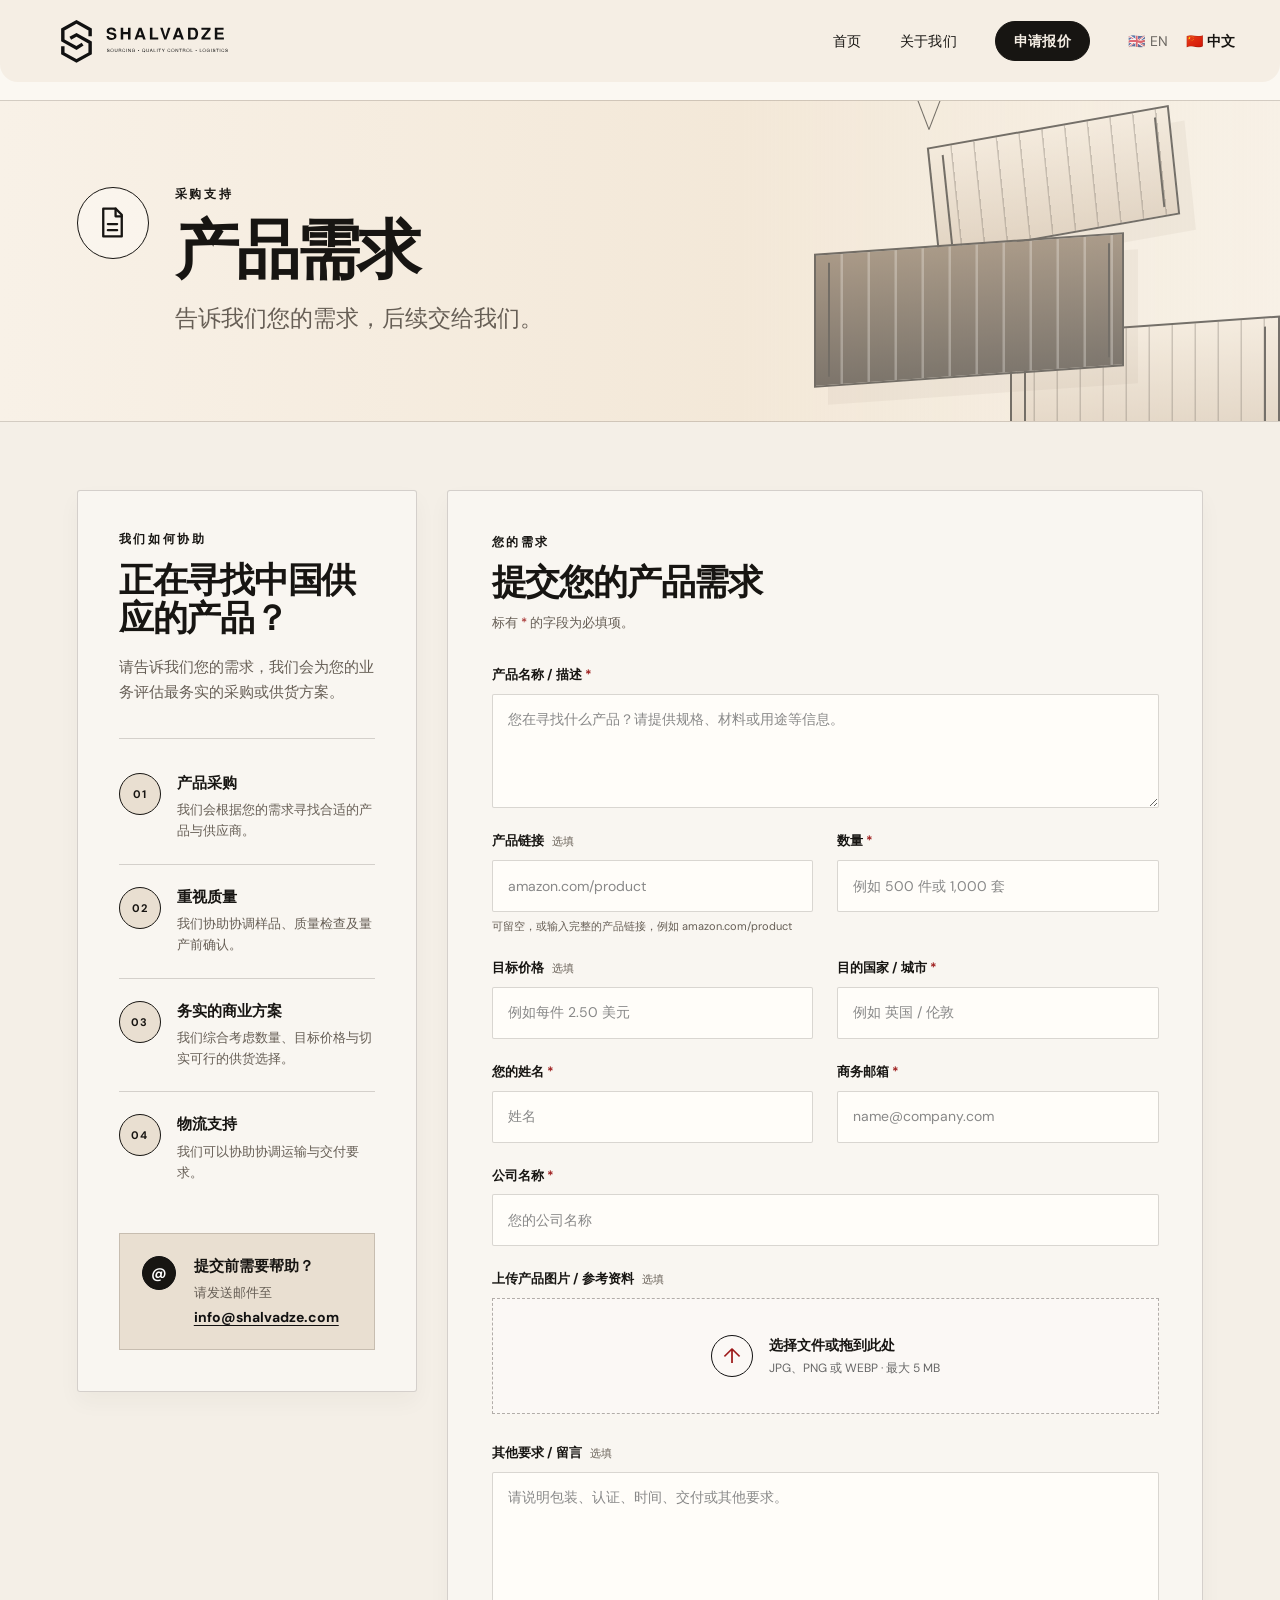
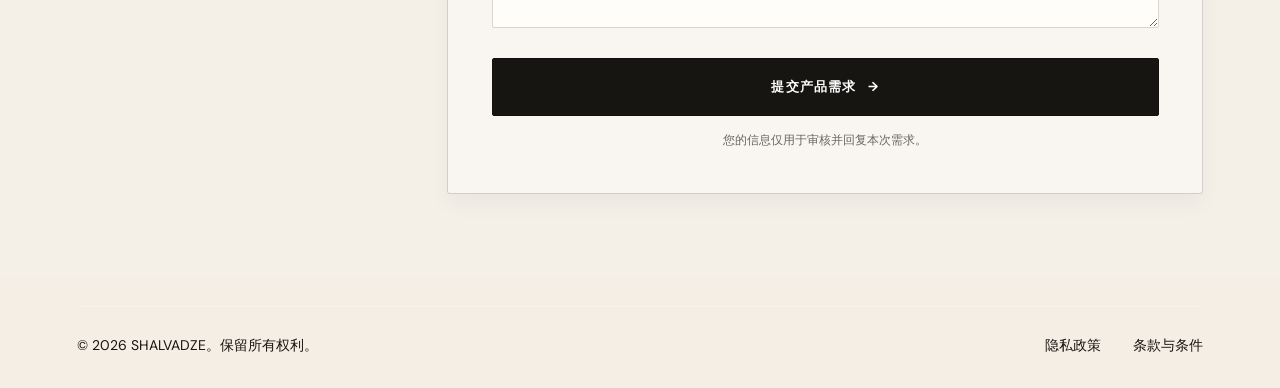
<file: zh/product-request.html>
<!DOCTYPE html>
<html lang="zh-Hans">

<head>
    <!-- Google tag (gtag.js) -->
    <script async src="https://www.googletagmanager.com/gtag/js?id=G-CBCW9ZPSHG"></script>
    <script>
        window.dataLayer = window.dataLayer || [];
        function gtag(){dataLayer.push(arguments);}
        gtag('js', new Date());
        gtag('config', 'G-CBCW9ZPSHG');
    </script>

    <meta charset="UTF-8">
    <meta name="viewport" content="width=device-width, initial-scale=1.0">
    <link rel="icon" type="image/x-icon" sizes="16x16 32x32 48x48" href="../favicon.ico?v=20260906-approved-s-white">
    <link rel="icon" type="image/png" sizes="16x16" href="../favicon-16x16.png?v=20260906-approved-s-white">
    <link rel="icon" type="image/png" sizes="32x32" href="../favicon-32x32.png?v=20260906-approved-s-white">
    <link rel="icon" type="image/svg+xml" sizes="any" href="../favicon.svg?v=20260906-approved-s-white">
    <link rel="apple-touch-icon" sizes="180x180" href="../apple-touch-icon.png?v=20260906-approved-s-white">
    <title>产品需求 | SHALVADZE</title>
    <meta name="description" content="告诉 SHALVADZE 您需要从中国采购的产品、数量、目标价格和目的地，我们的团队会审核您的需求。">
    <meta name="robots" content="index, follow">
    <link rel="canonical" href="https://shalvadze.com/zh/product-request.html">
    <link rel="alternate" hreflang="en" href="https://shalvadze.com/product-request.html">
    <link rel="alternate" hreflang="zh-Hans" href="https://shalvadze.com/zh/product-request.html">
    <link rel="alternate" hreflang="x-default" href="https://shalvadze.com/product-request.html">
    <meta property="og:title" content="产品需求 | SHALVADZE">
    <meta property="og:description" content="告诉我们您的需求，后续交给我们。">
    <meta property="og:type" content="website">
    <meta property="og:url" content="https://shalvadze.com/zh/product-request.html">
    <meta property="og:image" content="https://shalvadze.com/images/shalvadze-social-preview.jpg">
    <meta name="twitter:card" content="summary_large_image">
    <meta name="twitter:title" content="产品需求 | SHALVADZE">
    <meta name="twitter:description" content="告诉我们您的需求，后续交给我们。">
    <meta name="twitter:image" content="https://shalvadze.com/images/shalvadze-social-preview.jpg">
    <link rel="preconnect" href="https://fonts.googleapis.com">
    <link rel="preconnect" href="https://fonts.gstatic.com" crossorigin>
    <link href="https://fonts.googleapis.com/css2?family=Caveat:wght@400;500;600&amp;family=DM+Sans:wght@400;500;600;700&amp;family=Inter:wght@100..900&amp;display=swap" rel="stylesheet">
    <link rel="stylesheet" href="../css/style.css?v=20260903-mobile-nav-reference">
    <link rel="stylesheet" href="../css/product-request.css?v=20260830">
    <link rel="stylesheet" href="../css/warm-request.css?v=20260830">
</head>

<body id="top" class="product-request-page">

<header>
    <div class="logo">
        <a href="index.html" aria-label="SHALVADZE 首页">
            <img src="../images/SHALVADZE_Primary_Black.svg?v=20260815-header-logo" alt="">
        </a>
    </div>

    <div class="header-right">
        <nav aria-label="主导航">
            <div class="nav-links" id="primary-navigation">
                <a href="index.html">首页</a>
                <a href="about.html">关于我们</a>
                <a class="nav-cta" href="product-request.html" aria-current="page" data-product-request-link><span class="nav-cta-label">申请报价</span><span class="nav-cta-arrow" aria-hidden="true">→</span></a>
                <div class="language-selector" aria-label="语言选项">
            <a class="language-option" href="../product-request.html" lang="en" hreflang="en" data-language="en"><span aria-hidden="true">🇬🇧</span> EN</a>
            <a class="language-current" href="product-request.html" lang="zh-Hans" hreflang="zh-Hans" aria-current="page" data-language="zh"><span aria-hidden="true">🇨🇳</span> 中文</a>
        </div>
                <p class="nav-brand-detail">采购 · 质量控制 · 物流</p>
            </div>

            <button class="hamburger"
                    type="button"
                    aria-label="打开导航菜单"
                    aria-controls="primary-navigation"
                    aria-expanded="false">
                <span></span>
                <span></span>
                <span></span>
            </button>
        </nav>
    </div>
</header>

<main>
    <section class="request-hero" aria-labelledby="product-request-title">
        <div class="request-hero-inner">
            <div class="request-hero-copy">
                <span class="request-hero-icon" aria-hidden="true">
                    <svg viewBox="0 0 24 24" focusable="false">
                        <path d="M6 3h8l4 4v14H6Z"/>
                        <path d="M14 3v5h4M9 13h6M9 17h6"/>
                    </svg>
                </span>
                <div>
                    <p class="request-eyebrow">采购支持</p>
                    <h1 id="product-request-title">产品需求</h1>
                    <p>告诉我们您的需求，后续交给我们。</p>
                </div>
            </div>

            <div class="request-hero-visual" aria-hidden="true">
                <span class="container-shape container-shape--rear"></span>
                <span class="container-shape container-shape--upper"></span>
                <span class="container-shape container-shape--front"></span>
                <span class="route-line route-line--one"></span>
                <span class="route-line route-line--two"></span>
            </div>
        </div>
    </section>

    <section class="request-content" aria-label="产品需求说明与表单">
        <div class="request-layout">
            <aside class="request-information">
                <div class="request-information-intro">
                    <p class="request-eyebrow">我们如何协助</p>
                    <h2>正在寻找中国供应的产品？</h2>
                    <p>请告诉我们您的需求，我们会为您的业务评估最务实的采购或供货方案。</p>
                </div>

                <div class="request-benefits">
                    <article class="request-benefit">
                        <span aria-hidden="true">01</span>
                        <div>
                            <h3>产品采购</h3>
                            <p>我们会根据您的需求寻找合适的产品与供应商。</p>
                        </div>
                    </article>
                    <article class="request-benefit">
                        <span aria-hidden="true">02</span>
                        <div>
                            <h3>重视质量</h3>
                            <p>我们协助协调样品、质量检查及量产前确认。</p>
                        </div>
                    </article>
                    <article class="request-benefit">
                        <span aria-hidden="true">03</span>
                        <div>
                            <h3>务实的商业方案</h3>
                            <p>我们综合考虑数量、目标价格与切实可行的供货选择。</p>
                        </div>
                    </article>
                    <article class="request-benefit">
                        <span aria-hidden="true">04</span>
                        <div>
                            <h3>物流支持</h3>
                            <p>我们可以协助协调运输与交付要求。</p>
                        </div>
                    </article>
                </div>

                <div class="request-contact-box">
                    <span class="request-contact-icon" aria-hidden="true">@</span>
                    <div>
                        <h3>提交前需要帮助？</h3>
                        <p>请发送邮件至</p>
                        <a href="mailto:info@shalvadze.com">info@shalvadze.com</a>
                    </div>
                </div>
            </aside>

            <div class="request-form-panel">
                <div class="request-form-heading">
                    <p class="request-eyebrow">您的需求</p>
                    <h2>提交您的产品需求</h2>
                    <p>标有 <span aria-hidden="true">*</span><span class="sr-only">星号</span> 的字段为必填项。</p>
                </div>

                <form id="product-request-form"
                      class="product-request-form"
                      novalidate
                      data-ga-start-event="product_request_start"
                      data-ga-submit-event="product_request_submit">
                    <div class="request-form-grid">
                        <div class="request-field request-field--full">
                            <label for="product-request-description">产品名称 / 描述 <span aria-hidden="true">*</span></label>
                            <textarea id="product-request-description"
                                      name="productName"
                                      rows="4"
                                      placeholder="您在寻找什么产品？请提供规格、材料或用途等信息。"
                                      required></textarea>
                        </div>

                        <div class="request-field">
                            <label for="product-request-url">产品链接 <span class="request-optional">选填</span></label>
                            <input id="product-request-url"
                                   name="productUrl"
                                   type="text"
                                   inputmode="url"
                                   autocomplete="url"
                                   placeholder="amazon.com/product"
                                   aria-describedby="product-request-url-help product-request-url-error">
                            <p class="request-url-help" id="product-request-url-help">可留空，或输入完整的产品链接，例如 amazon.com/product</p>
                            <p class="request-url-error" id="product-request-url-error" aria-live="polite"></p>
                        </div>

                        <div class="request-field">
                            <label for="product-request-quantity">数量 <span aria-hidden="true">*</span></label>
                            <input id="product-request-quantity"
                                   name="quantity"
                                   type="text"
                                   placeholder="例如 500 件或 1,000 套"
                                   required>
                        </div>

                        <div class="request-field">
                            <label for="product-request-target-price">目标价格 <span class="request-optional">选填</span></label>
                            <input id="product-request-target-price"
                                   name="targetPrice"
                                   type="text"
                                   placeholder="例如每件 2.50 美元">
                        </div>

                        <div class="request-field">
                            <label for="product-request-destination">目的国家 / 城市 <span aria-hidden="true">*</span></label>
                            <input id="product-request-destination"
                                   name="destination"
                                   type="text"
                                   autocomplete="country-name"
                                   placeholder="例如 英国 / 伦敦"
                                   required>
                        </div>

                        <div class="request-field">
                            <label for="product-request-name">您的姓名 <span aria-hidden="true">*</span></label>
                            <input id="product-request-name"
                                   name="customerName"
                                   type="text"
                                   autocomplete="name"
                                   placeholder="姓名"
                                   required>
                        </div>

                        <div class="request-field">
                            <label for="product-request-email">商务邮箱 <span aria-hidden="true">*</span></label>
                            <input id="product-request-email"
                                   name="customerEmail"
                                   type="email"
                                   inputmode="email"
                                   autocomplete="email"
                                   placeholder="name@company.com"
                                   required>
                        </div>

                        <div class="request-field request-field--full">
                            <label for="product-request-company">公司名称 <span aria-hidden="true">*</span></label>
                            <input id="product-request-company"
                                   name="companyName"
                                   type="text"
                                   autocomplete="organization"
                                   placeholder="您的公司名称"
                                   required>
                        </div>

                        <div class="request-field request-field--full">
                            <label for="product-request-reference">上传产品图片 / 参考资料 <span class="request-optional">选填</span></label>
                            <label class="request-upload" for="product-request-reference" data-upload-zone>
                                <span class="request-upload-icon" aria-hidden="true">↑</span>
                                <span class="request-upload-copy">
                                    <strong data-upload-title>选择文件或拖到此处</strong>
                                    <span>JPG、PNG 或 WEBP · 最大 5 MB</span>
                                </span>
                            </label>
                            <input class="request-file-input"
                                   id="product-request-reference"
                                   name="product_reference"
                                   type="file"
                                   accept="image/jpeg,image/png,image/webp,.jpg,.jpeg,.png,.webp"
                                   aria-describedby="product-request-file-message">
                            <p class="request-field-message" id="product-request-file-message" aria-live="polite"></p>
                        </div>

                        <div class="request-field request-field--full">
                            <label for="product-request-message">其他要求 / 留言 <span class="request-optional">选填</span></label>
                            <textarea id="product-request-message"
                                      name="message"
                                      rows="6"
                                      placeholder="请说明包装、认证、时间、交付或其他要求。"></textarea>
                        </div>
                    </div>

                    <button class="request-submit" id="product-request-submit" type="submit">
                        提交产品需求
                        <span aria-hidden="true">→</span>
                    </button>

                    <p class="request-privacy">您的信息仅用于审核并回复本次需求。</p>
                    <p class="request-form-status" id="product-request-status" role="status" aria-live="polite" tabindex="-1"></p>
                </form>
            </div>
        </div>
    </section>
</main>

<footer class="footer">
    <div class="footer-container">
        <div class="footer-grid">
            <section class="footer-brand" aria-label="SHALVADZE">
                <p class="footer-tagline">
                    可靠的采购服务，清晰的沟通。<br>
                    为您在中国开展业务提供支持。
                </p>
            </section>

            <section class="footer-section footer-legal">
                <h2 class="footer-heading">法律信息</h2>
                <ul class="footer-legal-list">
                    <li><span>隐私政策</span></li>
                    <li><span>条款与条件</span></li>
                </ul>
            </section>

            <section class="footer-section">
                <h2 class="footer-heading">商务咨询</h2>
                <address class="footer-contact">
                    <a href="mailto:info@shalvadze.com">info@shalvadze.com</a>
                </address>
            </section>
        </div>

        <div class="footer-bottom">
            <p class="footer-copyright">© 2026 SHALVADZE。保留所有权利。</p>
        </div>
    </div>

    <div class="footer-mobile" aria-label="SHALVADZE 页脚">
        <a class="footer-mobile-email" href="mailto:info@shalvadze.com">
            info@shalvadze.com
        </a>
        <div class="footer-mobile-legal" aria-label="法律信息">
            <span>隐私政策</span>
            <span aria-hidden="true">·</span>
            <span>条款与条件</span>
        </div>
        <p class="footer-mobile-copyright">© 2026 SHALVADZE</p>
    </div>
</footer>


<script src="../js/analytics.js?v=20260831"></script>
<script src="../js/language.js?v=20260830"></script>
<script src="../js/script.js?v=20260903-mobile-nav"></script>
<script src="../js/product-request.js?v=20260830-zh"></script>

</body>
</html>
</file>
<file: css/style.css>
* {
    box-sizing: border-box;
}

html {
    scroll-behavior: smooth;
}

body {
    margin: 0;
    font-family: "Inter", sans-serif;
    color: #111;
    background: #fff;
}

header {
    display: flex;
    align-items: center;
    min-height: 100px;
    padding: 12px 4%;
    position: fixed;
    top: 0;
    left: 0;
    width: 100%;
    background: white;
    z-index: 1000;
}

.header-right {
    flex: 1;
    margin-left: clamp(30px, 7vw, 120px);
    display: flex;
    align-items: center;
    justify-content: flex-end;
    gap: clamp(36px, 3.5vw, 50px);
}


.logo {
    display: flex;
    align-items: center;
    flex-shrink: 0;
}

.logo a {
    display: block;
}

.logo img {
    display: block;
    width: 360px;
    max-width: none;
    height: auto;
    max-height: none;
}

nav {
    display: flex;
    align-items: center;
}

.nav-links {
    display: flex;
    align-items: center;
    gap: 32px;
}

.nav-links a {
    position: relative;
    color: #111;
    text-decoration: none;
    font-size: 14px;
}

.nav-links a::after {
    content: "";
    position: absolute;
    left: 0;
    bottom: -6px;
    width: 0;
    height: 1px;
    background: #111;
    transition: width 0.25s ease;
}

.nav-links a:hover::after,
.nav-links a:focus-visible::after {
    width: 100%;
}

.nav-links .nav-cta {
    display: inline-flex;
    min-height: 40px;
    padding: 9px 18px;
    border: 1px solid #171512;
    border-radius: 999px;
    background: #171512;
    color: #f5eee4;
    align-items: center;
    justify-content: center;
    font-weight: 600;
    transition: background-color 0.2s ease, color 0.2s ease;
}

.nav-links .nav-cta::after,
.nav-links .language-selector a::after {
    display: none;
}

.nav-links .nav-cta:hover,
.nav-links .nav-cta:focus-visible {
    background: transparent;
    color: #171512;
}

.nav-cta-arrow,
.nav-brand-detail {
    display: none;
}

body.navigation-open {
    position: fixed;
    width: 100%;
    overflow: hidden;
}

.language-selector {
    position: relative;
    display: flex;
    align-items: center;
    gap: 12px;
    flex-shrink: 0;
}

.hamburger {
    display: none;
    min-width: 44px;
    min-height: 44px;
    padding: 8px;
    border: 0;
    background: transparent;
    flex-direction: column;
    align-items: center;
    justify-content: center;
    cursor: pointer;
    gap: 6px;
}

.hamburger span {
    width: 28px;
    height: 3px;
    background: #111;
    border-radius: 10px;
    transition: transform 0.25s ease, opacity 0.25s ease;
}

.hamburger.active span:nth-child(1) {
    transform: translateY(9px) rotate(45deg);
}

.hamburger.active span:nth-child(2) {
    opacity: 0;
}

.hamburger.active span:nth-child(3) {
    transform: translateY(-9px) rotate(-45deg);
}

.hero {
    position: relative;
    isolation: isolate;
    display: flex;
    align-items: center;
    min-height: clamp(540px, calc(100svh - 100px), 650px);
    max-width: none;
    margin: 100px 0 0;
    padding: 56px 4%;
    overflow: hidden;
    color: #fff;
    background:
        #080a0b
        url("[data-uri]")
        center center / cover no-repeat;
}

.hero::before {
    content: "";
    position: absolute;
    inset: 0;
    z-index: -1;
    background: linear-gradient(
        90deg,
        rgba(0, 0, 0, 0.92) 0%,
        rgba(0, 0, 0, 0.80) 32%,
        rgba(0, 0, 0, 0.42) 57%,
        rgba(0, 0, 0, 0.08) 78%,
        rgba(0, 0, 0, 0.06) 100%
    );
}

.hero-content {
    position: relative;
    z-index: 1;
    width: min(100%, 1180px);
    margin: 0 auto;
}

.hero h1 {
    max-width: 620px;
    margin: 18px 0 20px;
    font-size: clamp(44px, 4.45vw, 64px);
    line-height: 1.02;
    letter-spacing: -0.04em;
}

.hero p {
    max-width: 520px;
}

.hero-text {
    max-width: 510px;
    margin: 0;
    font-size: 17px;
    line-height: 1.6;
    color: rgba(255, 255, 255, 0.9);
}

.eyebrow {
    font-size: 12px;
    font-weight: 700;
    letter-spacing: 2px;
    text-transform: uppercase;
    color: #666;
}

.hero .eyebrow {
    margin: 0;
    color: #fff;
    letter-spacing: 0.2em;
}

.button {
    display: inline-flex;
    align-items: center;
    justify-content: center;
    min-width: 190px;
    margin-top: 26px;
    padding: 16px 28px;
    border: 1px solid #fff;
    background: transparent;
    color: #fff;
    text-decoration: none;
    font-size: 13px;
    font-weight: 600;
    letter-spacing: 0.14em;
    text-transform: uppercase;
    transition: background-color 0.2s ease, color 0.2s ease;
}

.button:hover {
    background: #fff;
    color: #111;
}

.hero-about-button {
    cursor: pointer;
}

.hero-about-button:hover {
    background: transparent;
    color: #fff;
}

.language-current {
    display: inline-block;
    color: #111;
    font-size: 14px;
    font-weight: 600;
    text-decoration: none;
}

.language-option {
    display: inline-block;
    color: #111;
    font-size: 14px;
    white-space: nowrap;
    text-decoration: none;
    opacity: 0.62;
    transition: opacity 0.2s ease;
}

.language-option:hover,
.language-option:focus-visible {
    opacity: 1;
}

.language-current[aria-current="page"] {
    cursor: default;
}

html[lang="zh-Hans"] body {
    font-family: "DM Sans", "PingFang SC", "Microsoft YaHei", "Noto Sans CJK SC", sans-serif;
}

html[lang="zh-Hans"] .nav-links a {
    letter-spacing: 0.02em;
}

html[lang="zh-Hans"] .hero h1,
html[lang="zh-Hans"] .about-hero h1,
html[lang="zh-Hans"] .request-hero h1 {
    line-height: 1.12;
}

#about,
#services,
#products,
#contact {
    scroll-margin-top: 130px;
}

.about-section {
    max-width: 1100px;
    margin: 0 auto;
    padding: 70px 6%;
    display: grid;
    grid-template-columns: 1fr 1fr;
    gap: 100px;
    border-top: 1px solid #e5e5e5;
}

.about-heading h2 {
    max-width: 500px;
    margin-top: 20px;
    font-size: clamp(40px, 5vw, 64px);
    line-height: 1;
    letter-spacing: -2px;
}

.about-content {
    padding-top: 35px;
}

.about-content p {
    max-width: 520px;
    margin: 0 0 25px;
    font-size: 18px;
    line-height: 1.7;
    color: #555;
}

.services-section {
    padding: 86px 6% 88px;
    border-top: 1px solid #e5e5e5;
    background: #fff;
    color: #111;
}

.services-container {
    width: 100%;
    max-width: 1240px;
    margin: 0 auto;
}

.services-header {
    max-width: 880px;
    margin: 0 auto 32px;
    text-align: center;
}

.services-eyebrow {
    margin: 0 0 14px;
    font-size: 12px;
    font-weight: 700;
    letter-spacing: 0.28em;
    line-height: 1.2;
}

.services-header h2 {
    margin: 0;
    font-size: clamp(42px, 4vw, 58px);
    line-height: 1.04;
    letter-spacing: -0.045em;
}

.services-intro {
    margin: 20px 0 0;
    color: #333;
    font-size: 16px;
    line-height: 1.6;
}

.services-grid {
    display: grid;
    grid-template-columns: repeat(3, minmax(0, 1fr));
    gap: 24px;
    align-items: stretch;
}

.service-card {
    display: flex;
    min-width: 0;
    min-height: 358px;
    padding: 24px 30px 25px;
    border: 1px solid #dedede;
    border-radius: 11px;
    background: #fff;
    text-align: center;
    flex-direction: column;
    align-items: center;
}

.service-icon {
    display: flex;
    width: 68px;
    height: 68px;
    margin: 0 auto 10px;
    border-radius: 50%;
    background: #f7f7f7;
    align-items: center;
    justify-content: center;
}

.service-icon svg {
    width: 40px;
    height: 40px;
    fill: none;
    stroke: currentColor;
    stroke-width: 1.7;
    stroke-linecap: round;
    stroke-linejoin: round;
}

.service-number {
    display: inline-flex;
    width: 40px;
    height: 32px;
    margin-bottom: 16px;
    border-radius: 5px;
    background: #111;
    color: #fff;
    font-size: 12px;
    font-weight: 700;
    line-height: 1;
    align-items: center;
    justify-content: center;
}

.service-card h3 {
    max-width: 320px;
    margin: 0;
    font-size: clamp(20px, 1.55vw, 23px);
    line-height: 1.22;
    letter-spacing: -0.025em;
}

.service-description {
    max-width: 330px;
    margin: 16px 0 0;
    color: #333;
    font-size: 14px;
    line-height: 1.65;
}

.service-card-footer {
    margin-top: auto;
}

.service-rule {
    display: block;
    width: 104px;
    margin: 18px auto 17px;
    border-top: 1px solid #d5d5d5;
}

.service-learn-more {
    display: inline-flex;
    padding-bottom: 3px;
    border-bottom: 1px solid #111;
    font-size: 14px;
    font-weight: 600;
    line-height: 1.2;
    gap: 7px;
    align-items: center;
}

@media (max-width: 1050px) {
    .services-grid {
        gap: 14px;
    }

    .service-card {
        padding-right: 18px;
        padding-left: 18px;
    }

    .service-card h3 {
        font-size: 20px;
    }

    .service-description {
        font-size: 13px;
    }
}

.products-section {
    padding: 96px 6%;
    border-top: 1px solid #e5e5e5;
    background: #f7f7f7;
    color: #111;
}

.products-container {
    width: 100%;
    max-width: 1440px;
    margin: 0 auto;
}

.products-layout {
    display: grid;
    grid-template-columns: minmax(360px, 0.82fr) minmax(0, 1.58fr);
    gap: clamp(48px, 5vw, 76px);
    align-items: start;
}

.products-overview {
    min-width: 0;
}

.products-eyebrow {
    margin: 0 0 22px;
    font-size: 12px;
    font-weight: 700;
    letter-spacing: 0.26em;
    line-height: 1.2;
}

.products-overview h2 {
    max-width: 560px;
    margin: 0;
    font-size: clamp(44px, 3.5vw, 50px);
    letter-spacing: -0.045em;
    line-height: 1.02;
}

.products-description {
    max-width: 540px;
    margin: 26px 0 0;
    color: #444;
    font-size: 17px;
    line-height: 1.7;
}

.product-selectors {
    display: grid;
    gap: 12px;
    margin-top: 42px;
}

.product-selector {
    display: grid;
    width: 100%;
    min-height: 112px;
    padding: 18px 22px;
    border: 1px solid #d8d8d8;
    border-radius: 14px;
    background: #fff;
    color: #111;
    font: inherit;
    text-align: left;
    cursor: pointer;
    grid-template-columns: 66px minmax(0, 1fr) auto;
    gap: 16px;
    align-items: center;
    transition: background-color 0.2s ease, color 0.2s ease, border-color 0.2s ease;
}

.product-selector.is-active {
    border-color: #111;
    background: #111;
    color: #fff;
}

.product-selector-icon {
    display: inline-flex;
    width: 66px;
    height: 66px;
    border-radius: 50%;
    background: #f2f2f2;
    color: #111;
    align-items: center;
    justify-content: center;
}

.product-selector.is-active .product-selector-icon {
    background: #292929;
    color: #fff;
}

.product-selector-icon svg {
    width: 38px;
    height: 38px;
    fill: none;
    stroke: currentColor;
    stroke-width: 2;
    stroke-linecap: round;
    stroke-linejoin: round;
}

.product-selector-copy {
    display: grid;
    min-width: 0;
    gap: 6px;
}

.product-selector-label {
    font-size: 20px;
    font-weight: 700;
    line-height: 1.2;
}

.product-selector-subtitle {
    color: #666;
    font-size: 14px;
    line-height: 1.4;
}

.product-selector.is-active .product-selector-subtitle {
    color: #d0d0d0;
}

.product-selector-arrow {
    font-size: 26px;
    font-weight: 300;
}

.products-help-card {
    display: grid;
    margin-top: 18px;
    padding: 22px;
    border: 1px solid #dedede;
    border-radius: 14px;
    background: #f0f0f0;
    grid-template-columns: 58px minmax(0, 1fr);
    gap: 18px;
    align-items: center;
}

.products-help-icon {
    display: inline-flex;
    width: 58px;
    height: 58px;
    border-radius: 50%;
    background: #fff;
    align-items: center;
    justify-content: center;
}

.products-help-icon svg {
    width: 34px;
    height: 34px;
    fill: none;
    stroke: currentColor;
    stroke-width: 1.8;
    stroke-linecap: round;
    stroke-linejoin: round;
}

.products-help-copy {
    display: grid;
    min-width: 0;
    gap: 6px;
    color: #555;
    font-size: 14px;
    line-height: 1.45;
}

.products-help-copy strong {
    color: #111;
    font-size: 16px;
}

.products-help-copy a {
    width: fit-content;
    margin-top: 4px;
    color: #111;
    font-weight: 700;
    text-decoration: none;
}

.products-help-copy a:hover {
    text-decoration: underline;
    text-underline-offset: 4px;
}

.products-content {
    min-width: 0;
}

.products-panel-label,
.products-subcategory-label {
    margin: 0;
    font-size: 12px;
    font-weight: 700;
    letter-spacing: 0.24em;
    line-height: 1.2;
}

.products-panel-label {
    margin-bottom: 18px;
}

.products-panel[hidden] {
    display: none;
}

.expertise-viewport {
    display: grid;
    min-width: 0;
    grid-template-columns: repeat(2, minmax(0, 1fr));
    gap: 18px;
}

.expertise-slide {
    display: flex;
    min-height: 420px;
    overflow: hidden;
    border: 1px solid #dedede;
    border-radius: 16px;
    background: #fff;
    flex-direction: column;
}

.expertise-slide-copy {
    display: flex;
    padding: 24px 26px 28px;
    flex-direction: column;
    flex: 1;
}

.expertise-slide-copy > span {
    color: #666;
    font-size: 11px;
    font-weight: 700;
    letter-spacing: 0.18em;
}

.expertise-slide-copy h3 {
    margin: 13px 0 10px;
    font-size: clamp(23px, 2vw, 30px);
    letter-spacing: -0.04em;
    line-height: 1.1;
}

.expertise-slide-copy p {
    margin: 0;
    color: #4a4a4a;
    font-size: 15px;
    line-height: 1.65;
}

.expertise-visual,
.other-category-visual {
    background: #ededed;
}

.expertise-visual {
    aspect-ratio: 3 / 2;
    overflow: hidden;
}

.expertise-visual img,
.other-category-visual img {
    display: block;
    width: 100%;
    height: 100%;
    object-fit: cover;
}

.products-subcategory-heading {
    margin-top: 34px;
    padding-top: 30px;
    border-top: 1px solid #d7d7d7;
}

.products-subcategory-label {
    margin: 0 0 16px;
}

.expertise-subcategories {
    display: grid;
    gap: 18px;
    grid-template-columns: repeat(2, minmax(0, 1fr));
}

.subcategory-group {
    display: flex;
    min-width: 0;
    padding: 18px 20px;
    border: 1px solid #dedede;
    border-radius: 16px;
    background: #fff;
    flex-direction: column;
}

.subcategory-heading-row {
    display: flex;
    gap: 10px;
    align-items: center;
}

.subcategory-heading-icon,
.other-category-icon {
    display: inline-flex;
    border-radius: 50%;
    background: #f2f2f2;
    flex: 0 0 auto;
    align-items: center;
    justify-content: center;
}

.subcategory-heading-icon {
    width: 38px;
    height: 38px;
}

.subcategory-heading-icon svg,
.other-category-icon svg,
.subcategory-item-icon svg {
    fill: none;
    stroke: currentColor;
    stroke-width: 1.7;
    stroke-linecap: round;
    stroke-linejoin: round;
}

.subcategory-heading-icon svg {
    width: 23px;
    height: 23px;
}

.subcategory-group h4 {
    margin: 0;
    font-size: 17px;
    line-height: 1.25;
}

.subcategory-items {
    display: grid;
    margin: 16px 0 0;
    padding: 0;
    grid-template-columns: repeat(6, minmax(0, 1fr));
    gap: 8px;
    list-style: none;
}

.subcategory-group:nth-child(2) .subcategory-items {
    grid-template-columns: repeat(6, minmax(0, 1fr));
}

.subcategory-items li {
    display: flex;
    min-width: 0;
    gap: 5px;
    color: #333;
    font-size: 10px;
    line-height: 1.3;
    text-align: center;
    flex-direction: column;
    align-items: center;
}

.subcategory-item-icon {
    display: inline-flex;
    width: 27px;
    height: 27px;
    align-items: center;
    justify-content: center;
}

.subcategory-item-icon svg {
    width: 24px;
    height: 24px;
}

.subcategory-description {
    margin: 16px 0 0;
    padding-top: 14px;
    border-top: 1px solid #e5e5e5;
    color: #555;
    font-size: 12px;
    line-height: 1.5;
}

.subcategory-future-link {
    margin-top: 6px;
    color: #111;
    font-size: 12px;
    font-weight: 700;
}

.other-categories-grid {
    display: grid;
    grid-template-columns: repeat(2, minmax(0, 1fr));
    gap: 20px;
}

.other-category-card {
    display: grid;
    min-height: 190px;
    overflow: hidden;
    border: 1px solid #dedede;
    border-radius: 16px;
    background: #fff;
    grid-template-columns: minmax(170px, 1fr) minmax(0, 1fr);
}

.other-category-visual {
    min-height: 190px;
    overflow: hidden;
}

.other-category-copy {
    position: relative;
    display: flex;
    min-width: 0;
    padding: 22px 22px 40px;
    flex-direction: column;
    justify-content: center;
}

.other-category-title {
    display: flex;
    gap: 10px;
    align-items: center;
}

.other-category-icon {
    width: 38px;
    height: 38px;
}

.other-category-icon svg {
    width: 23px;
    height: 23px;
}

.other-category-card h3 {
    margin: 0;
    font-size: 19px;
    letter-spacing: -0.025em;
    line-height: 1.15;
}

.other-category-card p {
    margin: 12px 0 0;
    color: #555;
    font-size: 13px;
    line-height: 1.5;
}

.other-category-arrow {
    position: absolute;
    right: 22px;
    bottom: 18px;
    font-size: 22px;
}

@media (max-width: 1100px) {
    .products-layout {
        grid-template-columns: 1fr;
        gap: 48px;
    }

    .products-overview {
        max-width: 900px;
    }

    .product-selectors {
        grid-template-columns: repeat(2, minmax(0, 1fr));
    }

    .products-help-card {
        max-width: 620px;
    }

    .products-panel-label {
        margin-bottom: 16px;
    }
}

@media (max-width: 900px) {
    .expertise-subcategories {
        grid-template-columns: 1fr;
    }

    .subcategory-items,
    .subcategory-group:nth-child(2) .subcategory-items {
        grid-template-columns: repeat(6, minmax(0, 1fr));
    }
}

@media (max-width: 700px) {
    .products-overview h2 {
        font-size: clamp(38px, 11vw, 48px);
    }

    .products-description {
        font-size: 16px;
    }

    .product-selectors {
        grid-template-columns: 1fr;
        margin-top: 34px;
    }

    .product-selector {
        min-height: 100px;
        padding: 17px 19px;
        grid-template-columns: 58px minmax(0, 1fr) auto;
        gap: 14px;
    }

    .product-selector-icon {
        width: 58px;
        height: 58px;
    }

    .product-selector-icon svg {
        width: 33px;
        height: 33px;
    }

    .products-help-card {
        max-width: none;
        padding: 20px;
    }

    .expertise-viewport {
        grid-template-columns: 1fr;
    }

    .expertise-slide {
        min-height: 0;
    }

    .expertise-slide-copy {
        padding: 26px;
    }

    .expertise-visual {
        min-height: 0;
    }

    .products-subcategory-heading {
        margin-top: 30px;
        padding-top: 26px;
    }

    .expertise-subcategories {
        grid-template-columns: 1fr;
    }

    .subcategory-items,
    .subcategory-group:nth-child(2) .subcategory-items {
        grid-template-columns: repeat(3, minmax(0, 1fr));
    }

    .other-categories-grid {
        grid-template-columns: 1fr;
        gap: 16px;
    }

    .other-category-card {
        grid-template-columns: minmax(135px, 0.9fr) minmax(0, 1.1fr);
    }

    .other-category-visual {
        min-height: 170px;
    }
}

@media (max-width: 480px) {
    .products-help-card {
        grid-template-columns: 50px minmax(0, 1fr);
        gap: 14px;
    }

    .products-help-icon {
        width: 50px;
        height: 50px;
    }

    .subcategory-group {
        padding: 22px 18px;
    }

    .subcategory-items,
    .subcategory-group:nth-child(2) .subcategory-items {
        grid-template-columns: repeat(2, minmax(0, 1fr));
    }

    .other-category-card {
        grid-template-columns: 1fr;
    }

    .other-category-visual {
        aspect-ratio: 3 / 2;
        min-height: 0;
    }
}

/* ==========================
   CONTACT
========================== */

.contact-section{

    padding:70px 6%;

    background:#fff;

}

.contact-container{

    max-width:900px;

    margin:auto;

}

.contact-desktop {
    display: none;
}

.contact-mobile {
    display: none;
}

.section-label{

    text-transform:uppercase;

    letter-spacing:2px;

    font-size:13px;

    color:#999;

    margin-bottom:15px;

}

.contact-container h2{

    font-size:52px;

    margin-bottom:20px;

}

.contact-intro{

    color:#666;

    line-height:1.8;

    max-width:600px;

    margin-bottom:60px;

}

.contact-form{

    display:flex;

    flex-direction:column;

    gap:30px;

}

.form-row{

    display:grid;

    grid-template-columns:1fr 1fr;

    gap:25px;

}

.form-group{

    display:flex;

    flex-direction:column;

}

.form-group label{

    margin-bottom:10px;

    font-size:14px;

    font-weight:600;

}

.form-group input,
.form-group select,
.form-group textarea{

    padding:16px;

    border:1px solid #ddd;

    font-size:16px;

    font-family:inherit;

    transition:.25s;

}

.form-group input:focus,
.form-group select:focus,
.form-group textarea:focus{
    border-color:#111;
}

a:focus-visible,
button:focus-visible,
input:focus-visible,
select:focus-visible,
textarea:focus-visible {
    outline: 2px solid #111;
    outline-offset: 3px;
}

.footer a:focus-visible {
    outline-color: #fff;
}

textarea{

    resize:vertical;

}

.submit-button{

    width:fit-content;

    padding:18px 40px;

    border:none;

    background:#111;

    color:#fff;

    font-size:16px;

    cursor:pointer;

    transition:.25s;

}

.submit-button:hover{

    transform:translateY(-2px);

}

@media (min-width: 1024px) {
    .contact-section {
        padding: 84px 6% 48px;
    }

    .contact-section .contact-container {
        max-width: none;
    }

    .contact-existing {
        display: none;
    }

    .contact-desktop {
        display: block;
        max-width: 1000px;
        margin: 0 auto;
        color: #111;
    }

    .contact-desktop-header {
        max-width: 660px;
        margin: 0 auto 48px;
        text-align: center;
    }

    .contact-desktop-label {
        margin: 0 0 28px;
        font-size: 13px;
        font-weight: 600;
        letter-spacing: 0.28em;
        line-height: 1.2;
    }

    .contact-container .contact-desktop-title {
        margin: 0 0 22px;
        font-size: clamp(50px, 4.5vw, 64px);
        font-weight: 700;
        letter-spacing: 0.04em;
        line-height: 1;
    }

    .contact-desktop-intro {
        max-width: 640px;
        margin: 0 auto;
        color: #222;
        font-size: 18px;
        line-height: 1.55;
    }

    .contact-options {
        display: grid;
        grid-template-columns: repeat(3, minmax(0, 1fr));
        gap: clamp(22px, 2.2vw, 32px);
        align-items: stretch;
    }

    .contact-option-card {
        display: flex;
        min-width: 0;
        min-height: 416px;
        padding: clamp(32px, 3vw, 40px) clamp(20px, 2.5vw, 32px);
        border: 1px solid #e5e5e5;
        border-radius: 16px;
        background: #f8f8f8;
        box-shadow: 0 8px 24px rgba(0, 0, 0, 0.025);
        flex-direction: column;
        align-items: center;
        text-align: center;
    }

    .contact-option-icon {
        display: flex;
        width: 64px;
        height: 64px;
        flex: 0 0 64px;
        border: 1.5px solid #111;
        border-radius: 50%;
        color: #111;
        align-items: center;
        justify-content: center;
    }

    .contact-option-icon--dark {
        background: #111;
        color: #fff;
    }

    .contact-option-icon svg {
        width: 34px;
        height: 34px;
        fill: none;
        stroke: currentColor;
        stroke-width: 1.6;
        stroke-linecap: round;
        stroke-linejoin: round;
    }

    .contact-option-card h3 {
        margin: 26px 0 16px;
        font-size: 19px;
        font-weight: 700;
        line-height: 1.25;
    }

    .contact-option-description {
        margin: 0;
        color: #222;
        font-size: 15px;
        line-height: 1.65;
    }

    .contact-option-actions {
        width: 100%;
        margin-top: auto;
        padding-top: 28px;
    }

    .contact-option-button {
        display: inline-flex;
        width: 100%;
        max-width: 200px;
        min-height: 54px;
        padding: 13px 20px;
        border: 1.5px solid #111;
        border-radius: 8px;
        font: inherit;
        font-size: 15px;
        font-weight: 700;
        line-height: 1;
        text-decoration: none;
        cursor: pointer;
        align-items: center;
        justify-content: center;
    }

    .contact-option-button--primary {
        background: #111;
        color: #fff;
    }

    .contact-option-button--outline {
        background: #fff;
        color: #111;
    }

    .contact-option-button--primary:hover {
        background: #2a2a2a;
    }

    .contact-option-button--outline:hover {
        background: #111;
        color: #fff;
    }

    .contact-option-caption {
        margin: 17px 0 0;
        color: #666;
        font-size: 13px;
        line-height: 1.4;
    }

    .contact-direct {
        margin-top: 48px;
        padding-top: 32px;
        border-top: 1px solid #d8d8d8;
        text-align: center;
    }

    .contact-direct p {
        margin: 0 0 8px;
        color: #222;
        font-size: 16px;
        line-height: 1.5;
    }

    .contact-direct a {
        color: #111;
        font-size: 26px;
        font-weight: 600;
        line-height: 1.3;
        text-decoration: none;
    }

    .contact-direct a:hover {
        text-decoration: underline;
        text-underline-offset: 4px;
    }
}

/* ==========================
   FOOTER
========================== */

.footer {
    background: #050505;
    color: #f5f5f5;
    padding: clamp(84px, 8vw, 112px) 6% clamp(36px, 4vw, 48px);
}

.footer-container {
    max-width: 1200px;
    margin: 0 auto;
}

.footer-mobile {
    display: none;
}

.footer-grid {
    display: grid;
    grid-template-columns: repeat(3, minmax(0, 1fr));
    gap: clamp(48px, 6vw, 96px);
    align-items: start;
    padding-bottom: clamp(70px, 7vw, 92px);
}

.footer-brand {
    display: flex;
    flex-direction: column;
    align-items: center;
    padding-top: 33px;
    text-align: center;
}

.footer-brand-icon {
    display: block;
    width: auto;
    height: 44px;
    max-height: 44px;
}

.footer-tagline {
    max-width: 310px;
    margin: 30px 0 0;
    color: #d2d2d2;
    font-size: 16px;
    line-height: 1.65;
    white-space: nowrap;
}

.footer-section {
    padding-top: 18px;
}

.footer-legal {
    margin-left: 105px;
}

.footer-heading {
    margin: 0;
    color: #f5f5f5;
    font-size: 13px;
    font-weight: 600;
    letter-spacing: 0.18em;
    line-height: 1.3;
    text-transform: uppercase;
    white-space: nowrap;
}

.footer-heading::after {
    content: "";
    display: block;
    width: 40px;
    height: 2px;
    margin-top: 24px;
    background: #f5f5f5;
}

.footer-legal-list {
    display: flex;
    flex-direction: column;
    gap: 22px;
    margin: 46px 0 0;
    padding: 0;
    color: #d2d2d2;
    font-size: 16px;
    line-height: 1.5;
    list-style: none;
}

.footer-contact {
    margin-top: 46px;
    color: #f5f5f5;
    font-size: 16px;
    font-style: normal;
    line-height: 1.5;
}

.footer-contact a {
    color: inherit;
    text-decoration: none;
    transition: color 0.2s ease;
}

.footer-contact a:hover {
    color: #fff;
}

.footer-bottom {
    border-top: 1px solid rgba(255, 255, 255, 0.2);
    padding-top: 30px;
}

.footer-copyright {
    margin: 0;
    color: #c5c5c5;
    font-size: 14px;
    line-height: 1.5;
    text-align: center;
}

@media (max-width: 1200px) {
    .footer-legal {
        margin-left: 70px;
    }
}

@media (max-width: 900px) {
    .footer {
        padding-top: 76px;
    }

    .footer-grid {
        gap: clamp(28px, 4vw, 46px);
        padding-bottom: 68px;
    }

    .footer-brand {
        padding-top: 19px;
    }

    .footer-tagline {
        max-width: 250px;
        margin-top: 26px;
        font-size: 15px;
        white-space: normal;
    }

    .footer-section {
        padding-top: 14px;
    }

    .footer-legal {
        margin-left: 24px;
    }

    .footer-heading {
        font-size: 11.5px;
        letter-spacing: 0.14em;
    }

    .footer-heading::after {
        width: 34px;
        margin-top: 20px;
    }

    .footer-legal-list,
    .footer-contact {
        margin-top: 38px;
        font-size: 15px;
    }
}

@media (max-width: 600px) {
    .footer {
        padding-top: 64px;
        padding-bottom: 70px;
    }

    .footer-grid {
        grid-template-columns: 1fr;
        gap: 52px;
        padding-bottom: 56px;
    }

    .footer-brand {
        padding-top: 0;
    }

    .footer-tagline {
        max-width: 320px;
        margin-top: 24px;
    }

    .footer-section {
        padding-top: 0;
        text-align: center;
    }

    .footer-legal {
        margin-left: 0;
    }

    .footer-heading {
        font-size: 12px;
        letter-spacing: 0.16em;
        white-space: normal;
    }

    .footer-heading::after {
        margin-right: auto;
        margin-left: auto;
    }

    .footer-legal-list {
        align-items: center;
        gap: 18px;
        margin-top: 34px;
    }

    .footer-contact {
        margin-top: 34px;
    }

    .footer-bottom {
        padding-top: 26px;
    }

    .footer-copyright {
        max-width: 280px;
        margin: 0 auto;
        font-size: 13px;
    }
}

@media (min-width: 1024px) {
    .footer {
        padding: 28px 6% 32px;
    }

    .footer-container {
        display: grid;
        grid-template-columns: repeat(3, minmax(0, 1fr));
        align-items: center;
        padding-top: 28px;
        border-top: 1px solid rgba(255, 255, 255, 0.2);
    }

    .footer-grid {
        display: contents;
    }

    .footer-brand {
        grid-column: 2;
        grid-row: 1;
        padding: 0;
    }

    .footer-brand-icon {
        width: auto;
        height: 44px;
        max-height: 44px;
    }

    .footer-tagline,
    .footer-heading,
    .footer-grid > .footer-section:not(.footer-legal) {
        display: none;
    }

    .footer-legal {
        grid-column: 3;
        grid-row: 1;
        margin: 0;
        padding: 0;
        justify-self: end;
    }

    .footer-legal-list {
        flex-direction: row;
        gap: 32px;
        margin: 0;
        color: #d2d2d2;
        font-size: 14px;
        white-space: nowrap;
    }

    .footer-bottom {
        grid-column: 1;
        grid-row: 1;
        padding: 0;
        border: 0;
    }

    .footer-copyright {
        text-align: left;
    }
}

@media (min-width: 601px) and (max-width: 1024px) {
    .contact-section {
        padding: 44px 4% 34px;
    }

    .contact-section .contact-container {
        display: flex;
        max-width: none;
        flex-direction: column;
    }

    .contact-existing {
        display: none;
    }

    .contact-mobile {
        display: block;
        order: 1;
        color: #111;
        text-align: center;
    }

    .contact-mobile-label {
        margin: 0 0 14px;
        font-size: 11.5px;
        font-weight: 600;
        letter-spacing: 0.24em;
        line-height: 1.2;
    }

    .contact-container .contact-mobile-title {
        margin: 0 0 12px;
        font-size: clamp(40px, 5.3vw, 52px);
        font-weight: 700;
        line-height: 1;
    }

    .contact-mobile-intro {
        margin: 0;
        color: #222;
        font-size: 16px;
        line-height: 1.5;
    }

    .contact-mobile-actions {
        display: none;
    }

    .contact-desktop {
        display: flex;
        width: 100%;
        max-width: 960px;
        margin: 30px auto 0;
        order: 2;
        color: #111;
        flex-direction: column;
    }

    .contact-desktop-header {
        display: none;
    }

    .contact-options {
        display: grid;
        grid-template-columns: repeat(3, minmax(0, 1fr));
        gap: clamp(8px, 1.5vw, 16px);
        align-items: stretch;
    }

    .contact-option-card {
        display: flex;
        min-width: 0;
        min-height: 286px;
        padding: clamp(18px, 2.4vw, 26px) clamp(12px, 1.7vw, 18px);
        border: 1px solid #e5e5e5;
        border-radius: 14px;
        background: #f8f8f8;
        box-shadow: 0 6px 18px rgba(0, 0, 0, 0.025);
        flex-direction: column;
        align-items: center;
        text-align: center;
    }

    .contact-option-icon {
        display: flex;
        width: 50px;
        height: 50px;
        flex: 0 0 50px;
        border: 1.5px solid #111;
        border-radius: 50%;
        color: #111;
        align-items: center;
        justify-content: center;
    }

    .contact-option-icon--dark {
        background: #111;
        color: #fff;
    }

    .contact-option-icon svg {
        width: 27px;
        height: 27px;
        fill: none;
        stroke: currentColor;
        stroke-width: 1.6;
        stroke-linecap: round;
        stroke-linejoin: round;
    }

    .contact-option-card h3 {
        display: flex;
        min-height: 38px;
        margin: 16px 0 0;
        font-size: clamp(13px, 1.7vw, 16px);
        font-weight: 700;
        line-height: 1.2;
        align-items: center;
        justify-content: center;
    }

    .contact-option-description {
        display: none;
    }

    .contact-option-actions {
        width: 100%;
        margin-top: auto;
        padding-top: 18px;
    }

    .contact-option-button {
        display: inline-flex;
        width: 100%;
        max-width: 170px;
        min-height: 46px;
        padding: 11px 8px;
        border: 1.5px solid #111;
        border-radius: 7px;
        color: #111;
        font: inherit;
        font-size: clamp(11px, 1.35vw, 13px);
        font-weight: 700;
        line-height: 1;
        text-decoration: none;
        cursor: pointer;
        align-items: center;
        justify-content: center;
    }

    .contact-option-button--primary {
        background: #111;
        color: #fff;
    }

    .contact-option-button--outline {
        background: #fff;
        color: #111;
    }

    .contact-option-button--primary:hover {
        background: #2a2a2a;
    }

    .contact-option-button--outline:hover {
        background: #111;
        color: #fff;
    }

    .contact-option-caption {
        min-height: 44px;
        margin: 12px 0 0;
        color: #666;
        font-size: clamp(10.5px, 1.25vw, 12px);
        line-height: 1.4;
    }

    .contact-direct {
        margin-top: clamp(28px, 4vw, 40px);
        padding-top: clamp(22px, 3vw, 30px);
        border-top: 1px solid #d8d8d8;
        text-align: center;
    }

    .contact-direct p {
        margin: 0 0 7px;
        color: #222;
        font-size: 14px;
        line-height: 1.5;
    }

    .contact-direct a {
        color: #111;
        font-size: clamp(20px, 3.5vw, 30px);
        font-weight: 600;
        line-height: 1.25;
        text-decoration: none;
        white-space: nowrap;
    }

    .contact-direct a:hover {
        text-decoration: underline;
        text-underline-offset: 4px;
    }

    .footer {
        padding: 24px 6% 80px;
    }

    .footer-container {
        display: grid;
        grid-template-columns: minmax(0, 1fr) auto minmax(0, 1fr);
        align-items: center;
        padding-top: 24px;
        border-top: 1px solid rgba(255, 255, 255, 0.2);
    }

    .footer-grid {
        display: contents;
    }

    .footer-brand {
        grid-column: 2;
        grid-row: 1;
        padding: 0;
    }

    .footer-brand-icon {
        width: auto;
        height: clamp(36px, 5vw, 40px);
        max-height: 40px;
    }

    .footer-tagline,
    .footer-heading,
    .footer-grid > .footer-section:not(.footer-legal) {
        display: none;
    }

    .footer-legal {
        grid-column: 3;
        grid-row: 1;
        margin: 0;
        padding: 0;
        justify-self: end;
    }

    .footer-legal-list {
        flex-direction: row;
        gap: clamp(14px, 2.4vw, 28px);
        margin: 0;
        color: #d2d2d2;
        font-size: clamp(12px, 1.5vw, 14px);
        white-space: nowrap;
    }

    .footer-bottom {
        grid-column: 1;
        grid-row: 1;
        padding: 0;
        border: 0;
    }

    .footer-copyright {
        font-size: clamp(12px, 1.5vw, 14px);
        text-align: left;
        white-space: nowrap;
    }
}


/* Approved warm chrome for the shared site shell. */
.warm-home-page header,
.about-page header,
.product-request-page header {
    min-height: 82px;
    padding: 10px 3.5%;
    background: #f5eee4;
    border-radius: 0 0 18px 18px;
}

.warm-home-page .logo img,
.about-page .logo img,
.product-request-page .logo img {
    width: 260px;
}

.warm-home-page .nav-links,
.about-page .nav-links,
.product-request-page .nav-links {
    gap: 38px;
}

.warm-home-page .nav-links a,
.about-page .nav-links a,
.product-request-page .nav-links a,
.warm-home-page .language-current,
.about-page .language-current,
.product-request-page .language-current,
.warm-home-page .language-option,
.about-page .language-option,
.product-request-page .language-option {
    color: #171512;
    font-size: 14px;
}

.warm-home-page .nav-links .nav-cta,
.about-page .nav-links .nav-cta,
.product-request-page .nav-links .nav-cta {
    color: #f5eee4;
}

.warm-home-page .nav-links .nav-cta:hover,
.warm-home-page .nav-links .nav-cta:focus-visible,
.about-page .nav-links .nav-cta:hover,
.about-page .nav-links .nav-cta:focus-visible,
.product-request-page .nav-links .nav-cta:hover,
.product-request-page .nav-links .nav-cta:focus-visible {
    color: #171512;
}

.warm-home-page .language-selector,
.about-page .language-selector,
.product-request-page .language-selector { gap: 18px; }

.about-page .about-hero { margin-top: 82px; }
.product-request-page main { padding-top: 82px; }

.warm-home-page .footer,
.about-page .footer,
.product-request-page .footer {
    background: #f5eee4;
    color: #171512;
}

.warm-home-page .footer-brand-icon,
.about-page .footer-brand-icon,
.product-request-page .footer-brand-icon,
.warm-home-page .footer-mobile-logo,
.about-page .footer-mobile-logo,
.product-request-page .footer-mobile-logo { filter: invert(1); }

.warm-home-page .footer-tagline,
.about-page .footer-tagline,
.product-request-page .footer-tagline,
.warm-home-page .footer-heading,
.about-page .footer-heading,
.product-request-page .footer-heading,
.warm-home-page .footer-legal-list,
.about-page .footer-legal-list,
.product-request-page .footer-legal-list,
.warm-home-page .footer-contact a,
.about-page .footer-contact a,
.product-request-page .footer-contact a,
.warm-home-page .footer-copyright,
.about-page .footer-copyright,
.product-request-page .footer-copyright,
.warm-home-page .footer-mobile-email,
.about-page .footer-mobile-email,
.product-request-page .footer-mobile-email,
.warm-home-page .footer-mobile-legal,
.about-page .footer-mobile-legal,
.product-request-page .footer-mobile-legal,
.warm-home-page .footer-mobile-copyright,
.about-page .footer-mobile-copyright,
.product-request-page .footer-mobile-copyright { color: #171512; }

@media (max-width: 1024px) {
    .warm-home-page header,
    .about-page header,
    .product-request-page header { min-height: 76px; }
    .warm-home-page .logo img,
    .about-page .logo img,
    .product-request-page .logo img { width: min(220px, calc(100vw - 160px)); }
}

@media (max-width: 600px) {
    .about-page .about-hero { margin-top: 76px; }
    .product-request-page main { padding-top: 76px; }
}



/* ==========================
   COMPACT HEADER / TABLETS
========================== */

@media (max-width: 1024px) {
    header {
        justify-content: space-between;
        padding: 15px 6%;
    }

    .logo img {
        width: min(220px, calc(100vw - 170px));
        max-width: 100%;
        height: auto;
        max-height: none;
        margin-block: 0;
    }

    .header-right {
        flex: 0 0 auto;
        margin-left: auto;
        flex-direction: row-reverse;
        justify-content: flex-start;
        gap: 14px;
    }

    .language-current {
        font-size: 12px;
    }

    .language-selector {
        gap: 8px;
    }

    .language-option {
        font-size: 12px;
    }

    .hamburger {
        display: flex;
        position: relative;
        z-index: 1002;
    }

    .nav-links {
        position: fixed;
        inset: 0;
        z-index: 1000;
        display: flex;
        width: 100%;
        height: 100vh;
        height: 100dvh;
        padding: clamp(160px, 22.5svh, 214px) 8% clamp(20px, 4svh, 36px);
        overflow-y: auto;
        background: #f5eee4;
        flex-direction: column;
        align-items: stretch;
        gap: 0;
        box-shadow: none;
        opacity: 0;
        visibility: hidden;
        pointer-events: none;
        transition: opacity 0.18s ease, visibility 0.18s ease;
    }

    .warm-home-page .nav-links,
    .about-page .nav-links,
    .product-request-page .nav-links {
        gap: 0;
    }

    .warm-home-page .nav-links > a,
    .about-page .nav-links > a,
    .product-request-page .nav-links > a {
        display: flex;
        width: 100%;
        min-height: clamp(82px, 11svh, 100px);
        padding: clamp(18px, 2.5svh, 24px) 0;
        border-bottom: 1px solid rgba(23, 21, 18, 0.22);
        color: #171512;
        align-items: center;
        font-size: clamp(32px, 9vw, 38px);
        font-weight: 400;
        letter-spacing: -0.04em;
        line-height: 1;
    }

    .warm-home-page .nav-links > a::after,
    .about-page .nav-links > a::after,
    .product-request-page .nav-links > a::after {
        display: none;
    }

    .warm-home-page .nav-links .nav-cta,
    .about-page .nav-links .nav-cta,
    .product-request-page .nav-links .nav-cta,
    .warm-home-page .nav-links .nav-cta:hover,
    .warm-home-page .nav-links .nav-cta:focus-visible,
    .about-page .nav-links .nav-cta:hover,
    .about-page .nav-links .nav-cta:focus-visible,
    .product-request-page .nav-links .nav-cta:hover,
    .product-request-page .nav-links .nav-cta:focus-visible {
        min-width: 0;
        min-height: clamp(82px, 11svh, 100px);
        padding: clamp(18px, 2.5svh, 24px) 0;
        border: 0;
        border-radius: 0;
        background: transparent;
        color: #171512;
        justify-content: flex-start;
        font-size: clamp(32px, 9vw, 38px);
        font-weight: 600;
    }

    .nav-cta-arrow {
        display: inline-block;
        margin-left: auto;
        font-size: 0.82em;
        font-weight: 300;
        line-height: 1;
    }

    .nav-links .language-selector {
        width: 100%;
        margin-top: auto;
        padding-top: clamp(34px, 5svh, 48px);
        border-top: 1px solid rgba(23, 21, 18, 0.22);
        justify-content: center;
        gap: 32px;
    }

    .nav-links .language-selector::before {
        content: "|";
        position: absolute;
        left: 50%;
        color: rgba(23, 21, 18, 0.38);
        font-size: 14px;
        transform: translateX(-50%);
    }

    .nav-links .language-selector a {
        display: inline-flex;
        width: 44px;
        min-height: 44px;
        color: #171512;
        align-items: center;
        justify-content: center;
        font-size: 15px;
        letter-spacing: 0.05em;
    }

    .nav-links .language-selector a span[aria-hidden="true"] {
        display: none;
    }

    .nav-links.active {
        opacity: 1;
        visibility: visible;
        pointer-events: auto;
    }

    .nav-brand-detail {
        display: block;
        margin: clamp(42px, 6.5svh, 62px) 0 0;
        color: rgba(23, 21, 18, 0.6);
        font-size: clamp(9px, 1.35vw, 11px);
        font-weight: 600;
        letter-spacing: 0.19em;
        line-height: 1.5;
        text-align: center;
    }

    .navigation-open header {
        min-height: 88px;
        padding: 18px 8%;
        border-radius: 0;
    }

    header .logo {
        position: relative;
        z-index: 1002;
    }

    header {
        min-height: 82px;
    }

    .hero {
        min-height: clamp(540px, calc(100svh - 82px), 620px);
        margin-top: 82px;
        padding: 56px 6%;
        background-position: 58% center;
    }

    .hero-content {
        width: 100%;
    }

    .hero h1 {
        max-width: 560px;
        font-size: clamp(42px, 6vw, 58px);
    }

    .hero-text {
        max-width: 480px;
    }

    #about,
    #services,
    #products,
    #contact {
        scroll-margin-top: 100px;
    }
}

@media (max-width: 1024px) and (max-height: 600px) {
    .nav-links {
        padding-top: clamp(88px, 20svh, 120px);
        padding-bottom: 14px;
    }

    .warm-home-page .nav-links > a,
    .about-page .nav-links > a,
    .product-request-page .nav-links > a,
    .warm-home-page .nav-links .nav-cta,
    .about-page .nav-links .nav-cta,
    .product-request-page .nav-links .nav-cta {
        min-height: 52px;
        padding-block: 8px;
        font-size: 26px;
    }

    .nav-links .language-selector {
        padding-top: 8px;
    }

    .nav-brand-detail {
        margin-top: 10px;
        font-size: 8px;
    }
}

/* ==========================
   TABLETS
========================== */

@media (max-width: 800px) {
    .about-section {
        grid-template-columns: 1fr;
        gap: 40px;
    }

    .about-content {
        padding-top: 0;
    }

    .services-grid {
        max-width: 540px;
        margin: 0 auto;
        grid-template-columns: 1fr;
        gap: 16px;
    }

    .service-card {
        min-height: 350px;
    }

}

/* ==========================
   MOBILE
========================== */

@media (max-width: 600px) {
    header {
        min-height: 76px;
        padding-top: 8px;
        padding-bottom: 8px;
    }

    .logo img {
        width: min(180px, calc(100vw - 160px));
        max-width: 100%;
        height: auto;
        max-height: none;
    }

    .hero {
        align-items: center;
        min-height: min(620px, calc(100svh - 76px));
        margin-top: 76px;
        padding: 52px 6%;
        background-position: 65% center;
    }

    .hero::before {
        background: linear-gradient(
            90deg,
            rgba(0, 0, 0, 0.94) 0%,
            rgba(0, 0, 0, 0.82) 54%,
            rgba(0, 0, 0, 0.42) 100%
        );
    }

    .hero h1 {
        max-width: 350px;
        margin: 16px 0 18px;
        font-size: clamp(38px, 10.5vw, 48px);
        line-height: 1.04;
    }

    .hero-text {
        max-width: 350px;
        font-size: 16px;
        line-height: 1.55;
    }

    .button {
        min-width: 176px;
        margin-top: 24px;
        padding: 15px 22px;
    }

    .about-section,
    .services-section,
    .products-section,
    .contact-section {
        padding: 70px 6%;
    }

    .services-section {
        padding: 64px 6%;
    }

    .products-section {
        padding: 64px 6%;
    }

    .services-header {
        margin-bottom: 36px;
        text-align: left;
    }

    .services-eyebrow {
        margin-bottom: 16px;
    }

    .services-header h2 {
        font-size: clamp(38px, 11vw, 48px);
    }

    .services-intro {
        margin-top: 18px;
        font-size: 16px;
    }

    .services-intro br {
        display: none;
    }

    .services-grid {
        grid-template-columns: 1fr;
        gap: 16px;
    }

    .service-card {
        min-height: 350px;
        padding: 24px 18px;
    }

    .service-icon {
        width: 62px;
        height: 62px;
        margin-bottom: 16px;
    }

    .service-icon svg {
        width: 38px;
        height: 38px;
    }

    .service-number {
        width: 40px;
        height: 36px;
        margin-bottom: 16px;
    }

    .service-card h3 {
        max-width: 250px;
        font-size: 21px;
    }

    .service-description {
        max-width: 300px;
        font-size: 13.5px;
        line-height: 1.65;
    }

    .service-description br {
        display: none;
    }

    .service-rule {
        margin-top: 18px;
    }

    .contact-section {
        padding: 58px 6% 18px;
    }

    .contact-existing {
        display: none;
    }

    .contact-mobile {
        display: block;
        color: #111;
        text-align: left;
    }

    .contact-mobile-label {
        margin: 0 0 24px;
        font-size: 12px;
        font-weight: 600;
        letter-spacing: 0.24em;
        line-height: 1.2;
    }

    .contact-container .contact-mobile-title {
        margin: 0 0 16px;
        font-size: clamp(42px, 12vw, 48px);
        font-weight: 700;
        line-height: 1;
    }

    .contact-mobile-intro {
        margin: 0;
        color: #222;
        font-size: 17px;
        line-height: 1.5;
    }

    .contact-mobile-actions {
        margin-top: 30px;
    }

    .contact-mobile-action {
        display: grid;
        width: 100%;
        min-height: 92px;
        padding: 0 4px;
        border: 0;
        border-bottom: 1px solid #d8d8d8;
        border-radius: 0;
        background: transparent;
        color: #111;
        font: inherit;
        font-size: 18px;
        line-height: 1.35;
        text-align: left;
        text-decoration: none;
        cursor: pointer;
        grid-template-columns: 32px minmax(0, 1fr) auto;
        gap: 16px;
        align-items: center;
    }

    .contact-mobile-action svg {
        width: 30px;
        height: 30px;
        fill: none;
        stroke: currentColor;
        stroke-width: 1.6;
        stroke-linecap: round;
        stroke-linejoin: round;
    }

    .contact-mobile-arrow {
        font-size: 27px;
        font-weight: 300;
        line-height: 1;
    }

    .footer {
        padding: 0;
    }

    .footer-container {
        display: none;
    }

    .footer-mobile {
        display: flex;
        padding: 44px 6% 80px;
        flex-direction: column;
        align-items: center;
        color: #f5f5f5;
        text-align: center;
    }

    .footer-mobile-logo {
        display: block;
        width: auto;
        height: 40px;
        max-height: 40px;
    }

    .footer-mobile-email {
        margin-top: 26px;
        color: #f5f5f5;
        font-size: 17px;
        line-height: 1.4;
        text-decoration: underline;
        text-decoration-thickness: 1px;
        text-underline-offset: 4px;
    }

    .footer-mobile-legal {
        display: flex;
        margin-top: 28px;
        color: #d2d2d2;
        font-size: 13px;
        line-height: 1.5;
        white-space: nowrap;
        gap: 9px;
        align-items: center;
        justify-content: center;
    }

    .footer-mobile-copyright {
        margin: 26px 0 0;
        color: #c5c5c5;
        font-size: 13px;
        line-height: 1.5;
    }

    .form-row {
        grid-template-columns: 1fr;
    }

}

@media (prefers-reduced-motion: reduce) {
    html {
        scroll-behavior: auto;
    }

    *,
    *::before,
    *::after {
        transition-duration: 0.01ms !important;
        animation-duration: 0.01ms !important;
        animation-iteration-count: 1 !important;
    }
}
</file>
<file: css/warm-home.css>
/* Warm editorial layer for the homepage only. Global header/footer remain in style.css. */
.warm-home-page {
  --warm-paper: #f4efe7;
  --warm-paper-light: #fbf8f2;
  --warm-paper-deep: #e9dfd1;
  --warm-ink: #171512;
  --warm-muted: #5e574f;
  --warm-line: rgba(45, 37, 29, .18);
  background: var(--warm-paper-light);
  color: var(--warm-ink);
}

.warm-home-page main { background: var(--warm-paper-light); }
.warm-home-page .services-section,
.warm-home-page .products-section,
.warm-home-page .contact-section {
  border-top: 1px solid var(--warm-line);
  background: var(--warm-paper-light);
  color: var(--warm-ink);
  font-family: "DM Sans", "Inter", sans-serif;
}
.warm-home-page .services-section,
.warm-home-page .contact-section { background-image: radial-gradient(rgba(120,95,65,.035) .7px, transparent .7px); background-size: 6px 6px; }
.warm-home-page .products-section { background-image: radial-gradient(rgba(120,95,65,.04) .7px, transparent .7px); background-size: 6px 6px; }
.warm-home-page .services-section { padding: 72px 6% 78px; }
.warm-home-page .services-header { max-width: 760px; margin-bottom: 42px; }
.warm-home-page .services-eyebrow,
.warm-home-page .products-eyebrow,
.warm-home-page .contact-desktop-label,
.warm-home-page .contact-mobile-label { color: var(--warm-muted); letter-spacing: .2em; }
.warm-home-page .services-header h2,
.warm-home-page .products-overview h2,
.warm-home-page .contact-desktop-title,
.warm-home-page .contact-mobile-title { font-weight: 650; letter-spacing: -.045em; }
.warm-home-page .services-intro,
.warm-home-page .products-description,
.warm-home-page .contact-desktop-intro { color: var(--warm-muted); }
.warm-home-page .services-grid { gap: 16px; }
.warm-home-page .service-card {
  min-height: 320px;
  padding: 26px 24px 24px;
  border: 1px solid var(--warm-line);
  border-radius: 3px;
  background: rgba(255,255,255,.38);
  box-shadow: 0 8px 20px rgba(57,44,31,.035);
}
.warm-home-page .service-icon { width: 58px; height: 58px; margin-bottom: 12px; background: var(--warm-paper-deep); }
.warm-home-page .service-number { width: 36px; height: 28px; margin-bottom: 14px; border-radius: 2px; background: var(--warm-ink); }
.warm-home-page .service-description { color: var(--warm-muted); font-size: 14px; line-height: 1.6; }
.warm-home-page .service-rule { border-color: var(--warm-line); }
.warm-home-page .service-learn-more { border-color: var(--warm-ink); }

.warm-home-page .products-section { padding: 78px 6% 84px; background: var(--warm-paper); }
.warm-home-page .products-layout { gap: clamp(34px, 5vw, 70px); }
.warm-home-page .product-selector {
  min-height: 94px;
  border: 1px solid var(--warm-line);
  border-radius: 3px;
  background: rgba(255,255,255,.44);
  color: var(--warm-ink);
}
.warm-home-page .product-selector.is-active { border-color: var(--warm-ink); background: var(--warm-ink); color: #fff; }
.warm-home-page .product-selector-icon { background: var(--warm-paper-deep); color: var(--warm-ink); }
.warm-home-page .product-selector.is-active .product-selector-icon { background: rgba(255,255,255,.15); color: #fff; }
.warm-home-page .products-help-card,
.warm-home-page .expertise-slide,
.warm-home-page .subcategory-group,
.warm-home-page .other-category-card {
  border-color: var(--warm-line);
  border-radius: 3px;
  background: rgba(255,255,255,.4);
}
.warm-home-page .products-help-card { padding: 20px; }
.warm-home-page .expertise-visual,
.warm-home-page .other-category-visual { background: var(--warm-paper-deep); }
.warm-home-page .expertise-slide-copy,
.warm-home-page .other-category-copy { color: var(--warm-ink); }
.warm-home-page .expertise-slide-copy p,
.warm-home-page .other-category-copy p,
.warm-home-page .subcategory-description { color: var(--warm-muted); }
.warm-home-page .subcategory-group { padding: 20px; }
.warm-home-page .subcategory-future-link,
.warm-home-page .products-help-copy a { color: var(--warm-ink); }

.warm-home-page .contact-section { padding: 78px 6% 66px; background: var(--warm-paper-light); }
.warm-home-page .contact-desktop-header { margin-bottom: 38px; }
.warm-home-page .contact-option-card {
  border: 1px solid var(--warm-line);
  border-radius: 3px;
  background: rgba(255,255,255,.42);
  box-shadow: 0 8px 18px rgba(57,44,31,.035);
}
.warm-home-page .contact-option-icon { background: var(--warm-paper-deep); color: var(--warm-ink); }
.warm-home-page .contact-option-icon--dark { background: var(--warm-ink); color: #fff; }
.warm-home-page .contact-option-description,
.warm-home-page .contact-option-caption,
.warm-home-page .contact-direct { color: var(--warm-muted); }
.warm-home-page .contact-option-button--primary,
.warm-home-page .contact-option-button--outline { border-color: var(--warm-ink); }
.warm-home-page .contact-option-button--primary { background: var(--warm-ink); color: #fff; }
.warm-home-page .contact-option-button--outline { color: var(--warm-ink); background: transparent; }
.warm-home-page .contact-option-button--outline:hover { background: var(--warm-ink); color: #fff; }

/* Desktop reference treats Products as a compact, single-viewport editorial panel. */
@media (min-width: 1101px) {
  .warm-home-page .products-section {
    height: calc(100svh - 82px);
    min-height: 720px;
    overflow: hidden;
    padding: 46px 6% 50px;
  }
  .warm-home-page .products-layout { gap: 42px; }
  .warm-home-page .products-eyebrow { margin-bottom: 16px; }
  .warm-home-page .products-overview h2 { font-size: clamp(40px, 3.2vw, 52px); }
  .warm-home-page .products-description { margin-top: 18px; font-size: 15px; line-height: 1.55; }
  .warm-home-page .product-selectors { gap: 10px; margin-top: 26px; }
  .warm-home-page .product-selector { min-height: 116px; padding: 14px 18px; grid-template-columns: 54px minmax(0, 1fr) auto; gap: 12px; }
  .warm-home-page .product-selector-icon { width: 54px; height: 54px; }
  .warm-home-page .product-selector-icon svg { width: 30px; height: 30px; }
.warm-home-page .product-selector-label { font-size: 17px; }
.warm-home-page .product-selector-subtitle { font-size: 12px; }
.warm-home-page .product-selector-action {
  margin-top: 7px;
  color: currentColor;
  font-size: 13px;
  font-weight: 700;
  line-height: 1.2;
}
.warm-home-page .product-selector-arrow {
  display: inline-flex;
  width: 58px;
  height: 58px;
  border: 1px solid currentColor;
  border-radius: 50%;
  font-size: 27px;
  align-items: center;
  justify-content: center;
}
  .warm-home-page .products-help-card { margin-top: 12px; padding: 16px; grid-template-columns: 46px minmax(0,1fr); gap: 12px; }
  .warm-home-page .products-help-icon { width: 46px; height: 46px; }
  .warm-home-page .products-help-icon svg { width: 28px; height: 28px; }
  .warm-home-page .products-help-copy { gap: 4px; font-size: 12px; }
  .warm-home-page .products-help-copy strong { font-size: 14px; }
  .warm-home-page .products-panel-label { margin-bottom: 12px; }
  .warm-home-page .expertise-viewport { gap: 12px; }
  .warm-home-page .expertise-slide { min-height: 0; }
  .warm-home-page .expertise-visual { aspect-ratio: 1.75 / 1; }
  .warm-home-page .expertise-slide-copy { padding: 16px 18px 18px; }
  .warm-home-page .expertise-slide-copy h3 { margin: 9px 0 7px; font-size: clamp(21px, 1.8vw, 27px); }
  .warm-home-page .expertise-slide-copy p { font-size: 13px; line-height: 1.45; }
  .warm-home-page .products-subcategory-heading { margin-top: 20px; padding-top: 18px; }
  .warm-home-page .products-subcategory-label { margin-bottom: 10px; }
  .warm-home-page .expertise-subcategories { gap: 12px; }
  .warm-home-page .subcategory-group { padding: 14px 16px; }
  .warm-home-page .subcategory-heading-icon { width: 32px; height: 32px; }
  .warm-home-page .subcategory-items { margin-top: 12px; gap: 8px; }
  .warm-home-page .subcategory-item-icon { width: 24px; height: 24px; }
  .warm-home-page .subcategory-items li { font-size: 10px; }
  .warm-home-page .subcategory-description { margin-top: 12px; font-size: 11px; line-height: 1.4; }
}

@media (max-width: 600px) {
  .warm-home-page .services-section,
  .warm-home-page .products-section,
  .warm-home-page .contact-section { padding: 62px 6%; }
  .warm-home-page .service-card { min-height: 300px; }
}

/* Homepage hero: the existing navigation and menu retain their global rules. */
.warm-home-page:not(.navigation-open):not(.hero-past) header {
  background: transparent;
  border-radius: 0;
}
.warm-home-page .hero {
  display: block;
  min-height: 720px;
  margin: 0;
  padding: 170px 6% 38px;
  background: var(--warm-paper-light);
  color: var(--warm-ink);
  font-family: "DM Sans", "Inter", sans-serif;
}
.warm-home-page .hero-image {
  position: absolute;
  inset: 0 0 0 auto;
  width: 72%;
  height: 100%;
  object-fit: cover;
  object-position: 59% center;
  z-index: -2;
}
.warm-home-page .hero::before {
  background: linear-gradient(0deg, #fbf8f2 0%, transparent 22%), linear-gradient(90deg, #fbf8f2 28%, rgba(251,248,242,.98) 34%, rgba(251,248,242,.84) 42%, rgba(251,248,242,.42) 54%, transparent 72%);
}
/* Contrast lives in the hero, never in a separate header rectangle. */
.warm-home-page .hero::after {
  content: "";
  position: absolute;
  inset: 0 0 auto;
  height: 210px;
  z-index: -1;
  pointer-events: none;
  background: linear-gradient(180deg, rgba(23,21,18,.7), transparent);
  mask-image: linear-gradient(90deg, transparent 40%, #000 65%);
}
@media (min-width: 1025px) {
  .warm-home-page:not(.hero-past) .nav-links > a:not(.nav-cta),
  .warm-home-page:not(.hero-past) .language-selector a { color: #fbf8f2; }
  .warm-home-page:not(.hero-past) .nav-links > a::after { background: #fbf8f2; }
  .warm-home-page:not(.hero-past) .nav-links .nav-cta:hover { background: #fbf8f2; color: #171512; }
}
.warm-home-page .hero-content { width: 100%; max-width: 1440px; }
.warm-home-page .hero .eyebrow { color: var(--warm-muted); font-size: 12px; font-weight: 500; line-height: 1.6; letter-spacing: .2em; }
.warm-home-page .hero h1 { max-width: 650px; margin: 20px 0; font-size: clamp(46px, 4.1vw, 66px); font-weight: 500; line-height: 1.03; letter-spacing: -.045em; }
.warm-home-page .hero-text { max-width: 465px; color: var(--warm-muted); font-size: 20px; line-height: 1.5; }
.warm-home-page .hero-about-button { min-width: 202px; min-height: 50px; padding: 12px 24px; gap: 32px; border: 1px solid var(--warm-ink); border-radius: 2px; color: var(--warm-ink); font-size: 16px; font-weight: 500; text-transform: none; letter-spacing: 0; }
.warm-home-page .hero-about-button span { font-size: 25px; line-height: 1; }
.warm-home-page .hero-about-button:hover { background: var(--warm-ink); color: var(--warm-paper-light); }
.warm-home-page .hero-capabilities { display: grid; grid-template-columns: repeat(3, 1fr); max-width: 680px; margin: 66px 0 0; padding: 0; list-style: none; }
.warm-home-page .hero-capabilities li { padding: 0 24px; border-left: 1px solid var(--warm-line); }
.warm-home-page .hero-capabilities li:first-child { padding-left: 0; border: 0; }
.warm-home-page .hero-capabilities svg { width: 34px; height: 34px; margin-bottom: 10px; fill: none; stroke: currentColor; stroke-width: 1.7; stroke-linecap: round; stroke-linejoin: round; }
.warm-home-page .hero-capabilities strong { display: block; font-size: 12px; letter-spacing: .07em; font-weight: 500; }
.warm-home-page .hero-capabilities span { display: block; margin-top: 5px; font-size: 13px; line-height: 1.4; color: var(--warm-muted); }
@media (max-width: 1024px) {
  .warm-home-page .hero::after {
    height: 190px;
    background: linear-gradient(180deg, rgba(251,248,242,.9), rgba(251,248,242,.45) 38%, transparent);
    mask-image: none;
  }
  .warm-home-page .hero { min-height: 0; padding: 345px 6% 36px; }
  .warm-home-page .hero-image { width: 100%; height: 520px; object-position: center 42%; }
  .warm-home-page .hero::before { background: linear-gradient(0deg, #fbf8f2 0%, #fbf8f2 34%, rgba(251,248,242,.95) 48%, rgba(251,248,242,.25) 70%, transparent 88%); }
  .warm-home-page .hero h1 { font-size: 52px; }
  .warm-home-page .hero-text { max-width: 470px; }
  .warm-home-page .hero-capabilities { margin-top: 36px; }
}
@media (max-width: 600px) {
  .warm-home-page .hero { padding: 285px 6% 28px; }
  .warm-home-page .hero-image { height: 360px; object-position: 56% center; }
  .warm-home-page .hero::before { background: linear-gradient(0deg, #fbf8f2 0%, #fbf8f2 59%, rgba(251,248,242,.92) 66%, transparent 83%); }
  .warm-home-page .hero .eyebrow { font-size: 9px; letter-spacing: .15em; }
  .warm-home-page .hero h1 { margin: 14px 0 16px; font-size: clamp(26px, 8vw, 46px); max-width: none; }
  .warm-home-page .hero-text { font-size: 16px; line-height: 1.5; }
  .warm-home-page .hero-about-button { margin-top: 22px; min-width: 180px; }
  .warm-home-page .hero-capabilities { grid-template-columns: repeat(3, minmax(0, 1fr)); gap: 0; margin-top: 28px; }
  .warm-home-page .hero-capabilities li,
  .warm-home-page .hero-capabilities li:first-child { display: flex; flex-direction: column; align-items: center; gap: 10px; min-width: 0; padding: 0 7px; text-align: center; }
  .warm-home-page .hero-capabilities li + li { border-left: 1px solid var(--warm-line); }
  .warm-home-page .hero-capabilities svg { flex: 0 0 28px; width: 28px; height: 28px; margin: 0; }
  .warm-home-page .hero-capabilities strong { font-size: 10px; line-height: 1.4; letter-spacing: 0; }
  .warm-home-page .hero-capabilities span { margin-top: 5px; font-size: 11px; line-height: 1.4; }
}
@media (max-width: 375px) {
  .warm-home-page .hero-capabilities li,
  .warm-home-page .hero-capabilities li:first-child { padding-inline: 4px; }
  .warm-home-page .hero-capabilities svg { flex-basis: 26px; width: 26px; height: 26px; }
  .warm-home-page .hero-capabilities strong { font-size: 9px; }
  .warm-home-page .hero-capabilities span { font-size: 10px; }
}

/* Paired hero actions share the existing button geometry. */
.warm-home-page .hero-actions { display: flex; flex-wrap: wrap; gap: 12px; margin-top: 26px; }
.warm-home-page .hero-actions .button { margin-top: 0; }
.warm-home-page .hero-quote-button { background: var(--warm-ink); color: var(--warm-paper-light); }
.warm-home-page .hero-quote-button:hover { background: #38332d; color: var(--warm-paper-light); }
@media (max-width: 600px) {
  .warm-home-page .hero-actions { margin-top: 22px; gap: 10px; }
  .warm-home-page .hero-actions .button { flex: 1 1 145px; min-width: 0; padding: 12px 14px; gap: 14px; font-size: 14px; }
}

/* Services carousel: progressive enhancement below the desktop grid breakpoint. */
.services-carousel-controls { display: none; }
@media (max-width: 800px) {
  .warm-home-page .services-section.carousel-enabled { padding: 48px 0 44px; overflow: hidden; }
  .warm-home-page .carousel-enabled .services-header { padding: 0 20px; margin-bottom: 28px; text-align: center; }
  .warm-home-page .carousel-enabled .services-header h2 { font-size: clamp(27px, 7.5vw, 38px); line-height: 1.12; }
  .warm-home-page .carousel-enabled .services-eyebrow { font-size: 10px; letter-spacing: .18em; margin-bottom: 16px; }
  .warm-home-page .carousel-enabled .services-intro { font-size: 14px; line-height: 1.6; margin-top: 18px; }
  .warm-home-page .carousel-enabled .services-intro br { display: none; }
  .warm-home-page .carousel-enabled .services-grid { display: grid; grid-template-columns: 1fr; gap: 0; padding: 8px 0 16px; touch-action: pan-y; user-select: none; }
  .warm-home-page .carousel-enabled .service-card {
    grid-area: 1 / 1; justify-self: center; width: clamp(240px, 72%, 340px); box-sizing: border-box;
    min-height: 346px; padding: 24px 18px 22px; border-radius: 6px;
    background: #fdfbf7; transform: translateX(0) scale(1); opacity: 1; z-index: 2;
    transition: transform 280ms ease, opacity 280ms ease;
  }
  .warm-home-page .carousel-enabled .service-card[data-position="previous"] { transform: translateX(-100%) scale(.86); opacity: .42; z-index: 1; cursor: pointer; }
  .warm-home-page .carousel-enabled .service-card[data-position="next"] { transform: translateX(100%) scale(.86); opacity: .42; z-index: 1; cursor: pointer; }
  .warm-home-page .carousel-enabled .service-icon { width: 64px; height: 64px; margin-bottom: 10px; }
  .warm-home-page .carousel-enabled .service-number { background: transparent; color: var(--warm-ink); font-size: 18px; margin-bottom: 12px; }
  .warm-home-page .carousel-enabled .service-card h3 { font-size: 19px; line-height: 1.2; }
  .warm-home-page .carousel-enabled .service-description { font-size: 14px; line-height: 1.5; margin-top: 14px; }
  .warm-home-page .carousel-enabled .service-description br { display: none; }
  .warm-home-page .carousel-enabled .service-rule { width: 70px; margin: 20px auto 18px; }
  .warm-home-page .carousel-enabled .services-carousel-controls { display: flex; justify-content: center; align-items: center; gap: 12px; margin-top: 8px; }
  .services-carousel-controls button { display: inline-flex; align-items: center; justify-content: center; width: 44px; height: 44px; padding: 0; border: 1px solid var(--warm-line); border-radius: 50%; background: transparent; color: var(--warm-ink); font-size: 22px; cursor: pointer; }
  .services-carousel-controls .services-dot { width: 28px; min-height: 44px; border: 0; border-radius: 0; }
  .services-dot::before { content: ''; width: 8px; height: 8px; border-radius: 50%; background: #d6d0c8; }
  .services-dot[aria-current="true"]::before { background: var(--warm-ink); }
  .services-carousel-controls button:focus-visible, .carousel-enabled .services-grid:focus-visible { outline: 2px solid var(--warm-ink); outline-offset: 3px; }
}
@media (prefers-reduced-motion: reduce) {
  .warm-home-page .carousel-enabled .service-card { transition: none; }
}

/* Products: compact mobile tabs, using the existing cards and imagery. */
.warm-home-page #products .products-mobile-intro { display: none; }
@media (max-width: 700px) {
  .warm-home-page #products { padding: 38px 16px 42px; background: var(--warm-paper-light); }
  .warm-home-page #products .products-layout { gap: 24px; }
  .warm-home-page #products .products-mobile-intro { display: block; }
  .warm-home-page #products .products-desktop-title,
  .warm-home-page #products .products-help-card,
  .warm-home-page #products .products-subcategory-heading,
  .warm-home-page #products .expertise-subcategories,
  .warm-home-page #products .product-selector-copy,
  .warm-home-page #products .product-selector-arrow,
  .warm-home-page #products .expertise-slide-copy > span,
  .warm-home-page #products .other-category-icon,
  .warm-home-page #products .other-category-arrow { display: none; }
  .warm-home-page #products .products-eyebrow { margin-bottom: 10px; font-size: 11px; letter-spacing: .14em; }
  .warm-home-page #products .products-overview h2 { font-size: clamp(30px, 8.5vw, 38px); line-height: 1.08; }
  .warm-home-page #products .products-description { margin-top: 14px; font-size: 14px; line-height: 1.5; }
  .warm-home-page #products .product-selectors { grid-template-columns: repeat(2, minmax(0, 1fr)); gap: 10px; margin-top: 18px; }
  .warm-home-page #products .product-selector { position: relative; display: flex; justify-content: center; min-height: 56px; padding: 6px; border-radius: 6px; background: var(--warm-paper-deep); }
  .warm-home-page #products .product-selector.is-active { background: var(--warm-ink); }
  .warm-home-page #products .product-selector.is-active::after { content: ''; position: absolute; bottom: 5px; width: 20px; height: 2px; background: currentColor; }
  .warm-home-page #products .product-selector-icon { width: 38px; height: 38px; background: transparent; color: inherit; }
  .warm-home-page #products .product-selector-icon svg { width: 30px; height: 30px; }
  .warm-home-page #products .product-selector:focus-visible { outline: 2px solid var(--warm-ink); outline-offset: 3px; }
  .warm-home-page #products .products-panel-label { margin: 0 0 8px; font-size: 11px; letter-spacing: .08em; }
  .warm-home-page #products .products-mobile-intro h3 { margin: 0; font-size: clamp(23px, 6.2vw, 29px); line-height: 1.15; letter-spacing: -.04em; font-weight: 650; }
  .warm-home-page #products .products-mobile-intro p { margin: 8px 0 16px; color: var(--warm-muted); font-size: 14px; line-height: 1.5; }
  .warm-home-page #products .expertise-viewport,
  .warm-home-page #products .other-categories-grid { grid-template-columns: repeat(2, minmax(0, 1fr)); gap: 10px; }
  .warm-home-page #products .expertise-slide,
  .warm-home-page #products .other-category-card { min-height: 0; border-radius: 6px; }
  .warm-home-page #products .expertise-visual { aspect-ratio: 1 / 1.05; }
  .warm-home-page #products .expertise-slide-copy { padding: 12px 9px 14px; }
  .warm-home-page #products .expertise-slide-copy h3 { margin: 0 0 8px; font-size: 16px; line-height: 1.2; letter-spacing: -.03em; }
  .warm-home-page #products .expertise-slide-copy p,
  .warm-home-page #products .other-category-copy p { font-size: 13px; line-height: 1.45; }
  .warm-home-page #products .other-category-card { display: flex; flex-direction: column; }
  .warm-home-page #products .other-category-visual { min-height: 0; aspect-ratio: 1.65 / 1; }
  .warm-home-page #products .other-category-copy { padding: 8px 9px 10px; justify-content: flex-start; }
  .warm-home-page #products .other-category-card h3 { font-size: 16px; line-height: 1.2; }
  .warm-home-page #products .other-category-copy p { margin: 4px 0 0; }
}
@media (max-width: 340px) {
  .warm-home-page #products { padding-inline: 12px; }
  .warm-home-page #products .expertise-viewport,
  .warm-home-page #products .other-categories-grid { gap: 8px; }
  .warm-home-page #products .expertise-slide-copy h3,
  .warm-home-page #products .other-category-card h3 { font-size: 15px; }
}

/* Contact: shared cards with the request as the primary mobile action. */
.warm-home-page #contact .contact-option-card--request { background: var(--warm-paper); }
.warm-home-page #contact .contact-option-button { gap: 10px; box-sizing: border-box; }
.warm-home-page #contact .contact-option-button:focus-visible,
.warm-home-page #contact .contact-direct a:focus-visible { outline: 2px solid var(--warm-ink); outline-offset: 4px; }
.warm-home-page #contact .contact-direct a { display: inline-flex; gap: 12px; align-items: center; min-height: 44px; }
.warm-home-page #contact .contact-direct svg { width: 26px; height: 26px; flex-shrink: 0; fill: none; stroke: currentColor; stroke-width: 1.6; }
.warm-home-page .footer-grid { grid-template-columns: minmax(0, 1.6fr) minmax(0, 1fr); }
@media (min-width: 601px) and (max-width: 1024px) {
  .warm-home-page #contact .contact-desktop { margin-top: 0; }
  .warm-home-page #contact .contact-desktop-header { display: block; margin: 0 auto 30px; text-align: center; }
  .warm-home-page #contact .contact-desktop-title { font-size: clamp(34px, 5vw, 48px); margin: 0 0 16px; line-height: 1.1; }
  .warm-home-page #contact .contact-desktop-intro { font-size: 16px; line-height: 1.5; }
}
@media (max-width: 600px) {
  .warm-home-page #contact { padding: 38px 12px 36px; background: var(--warm-paper-light); }
  .warm-home-page #contact .contact-desktop { display: block; }
  .warm-home-page #contact .contact-desktop-header { text-align: center; margin: 0 auto 24px; }
  .warm-home-page #contact .contact-desktop-label { display: none; }
  .warm-home-page #contact .contact-desktop-title { margin: 0 0 14px; font-size: clamp(27px, 7.8vw, 34px); letter-spacing: -.035em; line-height: 1.1; }
  .warm-home-page #contact .contact-desktop-intro { margin: 0 auto; max-width: 390px; font-size: 15px; line-height: 1.5; }
  .warm-home-page #contact .contact-options { display: grid; grid-template-columns: repeat(2, minmax(0, 1fr)); gap: 12px; }
  .warm-home-page #contact .contact-option-card { display: flex; min-width: 0; padding: 18px 12px 16px; flex-direction: column; align-items: center; text-align: center; border-radius: 6px; }
  .warm-home-page #contact .contact-option-card--request { grid-column: 1 / -1; grid-row: 1; padding: 22px 18px 18px; }
  .warm-home-page #contact .contact-option-icon { display: flex; width: 48px; height: 48px; flex: 0 0 48px; border: 1px solid var(--warm-line); border-radius: 50%; align-items: center; justify-content: center; }
  .warm-home-page #contact .contact-option-icon svg { width: 27px; height: 27px; fill: none; stroke: currentColor; stroke-width: 1.6; stroke-linecap: round; stroke-linejoin: round; }
  .warm-home-page #contact .contact-option-card--request .contact-option-icon { width: 58px; height: 58px; flex-basis: 58px; }
  .warm-home-page #contact .contact-option-card h3 { margin: 14px 0 10px; font-size: 15px; line-height: 1.2; }
  .warm-home-page #contact .contact-option-card--request h3 { font-size: 18px; }
  .warm-home-page #contact .contact-option-description { margin: 0; font-size: 13px; line-height: 1.5; }
  .warm-home-page #contact .contact-option-card--request .contact-option-description { font-size: 15px; }
  .warm-home-page #contact .contact-option-description strong { display: inline-block; margin-bottom: 6px; }
  .warm-home-page #contact .contact-option-actions { width: 100%; margin-top: auto; padding-top: 18px; }
  .warm-home-page #contact .contact-option-button { display: inline-flex; align-items: center; justify-content: center; width: 100%; min-height: 44px; padding: 10px 4px; border: 1px solid var(--warm-ink); border-radius: 5px; font-family: inherit; font-size: 12px; font-weight: 700; text-decoration: none; cursor: pointer; }
  .warm-home-page #contact .contact-option-button--outline { background: transparent; }
  .warm-home-page #contact .contact-option-card--request .contact-option-button { min-height: 48px; font-size: 16px; }
  .warm-home-page #contact .contact-direct { margin-top: 24px; padding-top: 20px; border-top: 1px solid var(--warm-line); text-align: center; }
  .warm-home-page #contact .contact-direct p { margin: 0 0 8px; font-size: 14px; }
  .warm-home-page #contact .contact-direct a { font-size: clamp(19px, 5.6vw, 23px); font-weight: 600; color: var(--warm-ink); text-decoration: none; }
  .warm-home-page .footer-mobile-legal { margin-top: 0; }
}

/* Remove the spacing that belonged to the homepage footer icon. */
.warm-home-page .footer-tagline { margin-top: 0; }

/* Product navigation layout A: intro, selectors, category shortcuts, then the existing panels. */
.warm-home-page #products .products-layout {
  display: grid;
  grid-template-columns: minmax(0, 1fr);
  gap: 22px;
}
.warm-home-page #products .products-header {
  display: grid;
  grid-template-columns: minmax(0, 1fr) minmax(0, 1fr);
  gap: clamp(28px, 6vw, 88px);
  align-items: end;
}
.warm-home-page #products .products-overview h2 { max-width: 620px; }
.warm-home-page #products .products-description {
  max-width: 590px;
  margin: 0 0 4px;
  font-size: 16px;
  line-height: 1.65;
}
.warm-home-page #products .product-selectors {
  grid-template-columns: repeat(2, minmax(0, 1fr));
  gap: 14px;
  margin: 0;
}
.warm-home-page #products .product-selector {
  min-height: 122px;
  padding: 18px 24px;
  border-radius: 4px;
}
.warm-home-page #products .product-category-nav,
.warm-home-page #products .product-category-links {
  width: 100%;
}
.warm-home-page #products .product-category-links {
  display: grid;
  grid-template-columns: repeat(6, minmax(0, 1fr));
  gap: 10px;
  margin: 0;
  padding: 0;
  list-style: none;
}
.warm-home-page #products .product-category-links a {
  display: flex;
  min-height: 54px;
  padding: 10px 12px;
  border: 1px solid var(--warm-line);
  background: rgba(255,255,255,.42);
  color: var(--warm-ink);
  font-size: 13px;
  font-weight: 650;
  line-height: 1.3;
  text-align: center;
  text-decoration: none;
  align-items: center;
  justify-content: center;
  transition: background-color .18s ease, color .18s ease, border-color .18s ease;
}
.warm-home-page #products .product-category-links a:hover,
.warm-home-page #products .product-category-links a:focus-visible {
  border-color: var(--warm-ink);
  background: var(--warm-ink);
  color: #fff;
}
.warm-home-page #products .product-category-links a:focus-visible {
  outline: 2px solid var(--warm-ink);
  outline-offset: 3px;
}
.warm-home-page #products .products-content { min-width: 0; }
.warm-home-page #products .products-panel { scroll-margin-top: 100px; }
.warm-home-page #products .expertise-slide[id],
.warm-home-page #products .other-category-card[id] { scroll-margin-top: 120px; }
.warm-home-page #products .expertise-slide:focus,
.warm-home-page #products .other-category-card:focus { outline: 2px solid var(--warm-ink); outline-offset: 3px; }
.warm-home-page #products .products-help-card { margin-top: 0; }

@media (min-width: 1101px) {
  .warm-home-page #products {
    height: auto;
    min-height: 0;
    overflow: visible;
  }
}

@media (max-width: 700px) {
  .warm-home-page #products .products-layout { gap: 18px; }
  .warm-home-page #products .products-header {
    grid-template-columns: minmax(0, 1fr);
    gap: 12px;
  }
  .warm-home-page #products .products-description { margin: 0; }
  .warm-home-page #products .product-selectors { margin: 0; }
  .warm-home-page #products .product-selector {
    min-height: 58px;
    padding: 8px 6px;
    border-radius: 6px;
  }
  .warm-home-page #products .product-selector-icon,
  .warm-home-page #products .product-selector-arrow,
  .warm-home-page #products .product-selector-subtitle,
  .warm-home-page #products .product-selector-action { display: none; }
  .warm-home-page #products .product-selector-copy { display: block; }
  .warm-home-page #products .product-selector-label {
    display: block;
    font-size: 13px;
    line-height: 1.2;
    text-align: center;
  }
  .warm-home-page #products .product-category-links {
    grid-template-columns: repeat(2, minmax(0, 1fr));
    gap: 8px;
  }
  .warm-home-page #products .product-category-links a {
    min-height: 44px;
    padding: 8px 6px;
    font-size: 12px;
  }
}

@media (prefers-reduced-motion: reduce) {
  .warm-home-page #products .product-category-links a { transition: none; }
}

/* Keep the active product cards in the visible area below the fixed site header. */
.warm-home-page #products {
  scroll-margin-top: 82px;
  box-sizing: border-box;
  min-height: calc(100vh - 82px);
  min-height: calc(100dvh - 82px);
  padding: 18px 6% 26px;
}
.warm-home-page #products .products-layout { gap: 14px; }
.warm-home-page #products .product-selectors { gap: 10px; }
.warm-home-page #products .product-selector {
  min-height: 92px;
  padding: 14px 22px;
}
.warm-home-page #products .products-panel-label { margin-bottom: 8px; }
.warm-home-page #products .expertise-visual { aspect-ratio: 2.35 / 1; }
.warm-home-page #products .expertise-slide-copy { padding: 12px 16px 14px; }
.warm-home-page #products .expertise-slide-copy h3 { margin: 8px 0 6px; }

@media (min-width: 701px) and (max-height: 800px) {
  .warm-home-page #products { padding-top: 12px; padding-bottom: 14px; }
  .warm-home-page #products .products-layout { gap: 10px; }
  .warm-home-page #products .product-selector { min-height: 78px; }
  .warm-home-page #products .expertise-visual { aspect-ratio: 2.6 / 1; }
  .warm-home-page #products .expertise-slide-copy { padding-top: 9px; padding-bottom: 10px; }
  .warm-home-page #products .expertise-slide-copy h3 { margin-top: 6px; margin-bottom: 4px; }
}

@media (max-width: 700px) {
  .warm-home-page #products {
    scroll-margin-top: 76px;
    min-height: calc(100vh - 76px);
    min-height: calc(100dvh - 76px);
    padding: 12px 16px 18px;
  }
  .warm-home-page #products .products-layout { gap: 6px; }
  .warm-home-page #products .products-header { gap: 8px; }
  .warm-home-page #products .product-selector { min-height: 48px; }
  .warm-home-page #products .product-category-links { gap: 6px; }
  .warm-home-page #products .product-category-links a { min-height: 44px; }
  .warm-home-page #products .products-panel-label { margin-bottom: 4px; }
  .warm-home-page #products .products-mobile-intro p { margin-bottom: 6px; }
  .warm-home-page #products .expertise-visual { aspect-ratio: 1.9 / 1; }
  .warm-home-page #products .expertise-slide-copy { padding: 8px 8px 8px; }
  .warm-home-page #products .expertise-slide-copy h3 { margin-bottom: 6px; }
  .warm-home-page #products .expertise-slide-copy p { font-size: 12.5px; line-height: 1.35; }
}

/* Mobile browser chrome shortens the dynamic viewport while its bars are open. */
@media (max-width: 700px) and (max-height: 780px) {
  .warm-home-page #products { padding-top: 10px; padding-bottom: 12px; }
  .warm-home-page #products .products-layout { gap: 4px; }
  .warm-home-page #products .products-header { gap: 6px; }
  .warm-home-page #products .products-overview h2 { font-size: clamp(28px, 7.2vw, 30px); }
  .warm-home-page #products .products-description { font-size: 13px; line-height: 1.4; }
  .warm-home-page #products .products-mobile-intro h3 { font-size: 22px; }
  .warm-home-page #products .products-mobile-intro p { margin-top: 4px; margin-bottom: 4px; font-size: 13px; line-height: 1.35; }
  .warm-home-page #products .expertise-visual { aspect-ratio: 2.35 / 1; }
  .warm-home-page #products .expertise-slide-copy p { font-size: 12px; line-height: 1.3; }
}

@media (max-width: 700px) {
  .warm-home-page #products .products-subcategory-heading {
    display: block;
    margin-top: 14px;
    padding-top: 12px;
  }
  .warm-home-page #products .expertise-subcategories {
    display: grid;
    grid-template-columns: minmax(0, 1fr);
    gap: 10px;
  }
  .warm-home-page #products .subcategory-group { padding: 14px; }
  .warm-home-page #products .subcategory-items { margin-top: 10px; }
}
</file>
<file: css/category-index.css>
/* Selected Category Index design. All styling is scoped to the product section. */
.warm-home-page #products.category-index {
  padding: 28px 5% 24px;
  background: var(--warm-paper-light);
  color: #1b3830;
  font-family: Arial, sans-serif;
  scroll-margin-top: 82px;
}
.category-index-container { max-width: 1160px; margin: 0 auto; }
.category-index :is(h2, h3, h4, p) { margin: 0; }
.category-index-headline { display: flex; align-items: flex-end; justify-content: space-between; gap: 36px; margin-bottom: 20px; }
.category-index .category-index-kicker { font-size: 11px; font-weight: 700; letter-spacing: 2px; line-height: 1.5; text-transform: uppercase; }
.category-index-headline .category-index-kicker { margin-bottom: 8px; }
.category-index #products-title { font-size: clamp(42px, 3.6vw, 52px); line-height: .98; letter-spacing: -.045em; font-weight: 700; }
.category-index .category-index-intro { max-width: 250px; font-size: 13px; line-height: 1.5; }
.category-index-group + .category-index-group { margin-top: 15px; }
.category-index-group > .category-index-kicker { margin-bottom: 8px; }
.category-index-grid { display: grid; grid-template-columns: repeat(4, minmax(0, 1fr)); gap: 10px; align-items: start; }
.category-index-grid--expertise { grid-template-columns: repeat(2, minmax(0, 1fr)); }
.category-index-card { min-width: 0; color: #203f35; background: #e8dfd1; scroll-margin-top: 120px; }
.category-index-card--1 { background: #d8cbb7; }
.category-index-card--2 { color: #fbf8f2; background: #74695c; }
.category-index-card--3 { background: #e8dfd1; }
.category-index-card--4 { background: #d5c4b3; }
.category-index-card--5 { background: #c8c9b8; }
.category-index-card--6 { background: #e8d5b3; }
.category-index-card summary { padding: 14px 16px; position: relative; min-height: 90px; cursor: pointer; list-style: none; overflow: hidden; }
.category-index-card summary::-webkit-details-marker { display: none; }
.category-index-card summary::marker { content: ''; }
.category-index-grid--expertise summary { min-height: 220px; }
.category-index-number { display: block; position: relative; z-index: 1; font-size: 10px; line-height: 1.5; letter-spacing: 1px; }
.category-index-card h4 { position: relative; z-index: 1; font-size: 20px; line-height: 1.1; font-weight: 500; letter-spacing: -.04em; margin-top: 10px; padding-right: 15px; }
.category-index-grid--expertise h4 { font-size: 32px; line-height: 1; margin-top: 17px; max-width: 180px; }
.category-index-card .category-index-teaser { position: relative; z-index: 1; font-size: 13px; line-height: 1.4; margin-top: 10px; max-width: 180px; }
.category-index-card summary > img { position: absolute; width: 58%; height: 78%; bottom: 0; right: -8%; object-fit: cover; transform: rotate(-10deg); border: 6px solid var(--warm-paper-light); box-shadow: 0 5px 18px #203d3025; }
.category-index-card--2 summary > img { transform: rotate(8deg); }
.category-index-go { position: absolute; right: 16px; bottom: 14px; display: block; width: 20px; height: 20px; transition: transform .2s ease; }
.category-index-grid--expertise .category-index-go { left: 16px; right: auto; }
.category-index svg { width: 1em; height: 1em; fill: none; stroke: currentColor; stroke-width: 1.8; vertical-align: middle; }
.category-index-go svg { width: 100%; height: 100%; }
.category-index-card[open] .category-index-go { transform: rotate(90deg); }
.category-index-card summary:hover .category-index-go { transform: translate(2px, -2px); }
.category-index-card[open] summary:hover .category-index-go { transform: rotate(90deg); }
.category-index :is(summary, a):focus-visible { outline: 3px solid currentColor; outline-offset: 4px; }
.category-index-detail { border-top: 1px solid #1b383033; padding: 20px; font-size: 13px; line-height: 1.7; }
.category-index-detail > img { width: 100%; height: auto; aspect-ratio: 3 / 2; object-fit: cover; margin-bottom: 18px; }
.category-index-detail ul { display: flex; flex-wrap: wrap; gap: 7px; padding: 0; margin: 18px 0; list-style: none; }
.category-index-detail li { padding: 5px 10px; border: 1px solid #1b38303d; font-size: 12px; }
.category-index a { color: inherit; text-underline-offset: 4px; }
.category-index-detail a { display: inline-block; margin-top: 20px; font-weight: 700; padding: 4px 0; }
@media (min-width: 1101px) {
  .category-index-grid--expertise summary { min-height: clamp(279px, calc(71.6dvh - 254.4px), 390px); }
  .category-index-grid:not(.category-index-grid--expertise) summary { min-height: clamp(114px, calc(28.4dvh - 97.6px), 158px); }
}
@media (max-width: 900px) {
  .category-index-headline { gap: 24px; }
  .category-index .category-index-intro { max-width: 220px; }
  .category-index-card summary { padding: 20px; }
  .category-index-grid--expertise summary { min-height: 270px; }
  .category-index-card summary > img { width: 52%; right: -8%; height: 67%; }
  .category-index-card h4 { font-size: 19px; }
  .category-index-grid--expertise h4 { font-size: 29px; }
}
@media (max-width: 650px) {
  .warm-home-page #products.category-index { padding: 36px 20px; scroll-margin-top: 85px; }
  .category-index-headline { display: block; margin-bottom: 25px; }
  .category-index #products-title { font-size: clamp(36px, 11.8vw, 54px); letter-spacing: -.045em; }
  .category-index .category-index-intro { font-size: 12px; max-width: 300px; margin-top: 20px; }
  .category-index .category-index-kicker { font-size: 9px; letter-spacing: 1.5px; }
  .category-index-grid { grid-template-columns: repeat(2, minmax(0, 1fr)); gap: 10px; }
  .category-index-grid--expertise { grid-template-columns: minmax(0, 1fr); }
  .category-index-card { scroll-margin-top: 90px; }
  .category-index-card summary { min-height: 120px; padding: 19px; }
  .category-index-grid--expertise summary { min-height: 250px; }
  .category-index-card h4 { font-size: 19px; margin-top: 24px; }
  .category-index-grid--expertise h4 { font-size: 30px; margin-top: 17px; max-width: 180px; }
  .category-index-card .category-index-teaser { max-width: 170px; font-size: 11.5px; }
  .category-index-card summary > img { width: 52%; height: 75%; right: -5%; }
  .category-index-go { right: 16px; bottom: 18px; width: 19px; height: 19px; }
  .category-index-grid--expertise .category-index-go { left: 19px; }
  .category-index-detail { padding: 19px; }
}
@media (prefers-reduced-motion: reduce) { .category-index-go { transition: none; } }
</file>
<file: css/about.css>
.about-page {
    --about-paper: #f4f0e8;
    --about-paper-light: #faf7f1;
    --about-paper-deep: #ebe3d7;
    --about-ink: #11100e;
    --about-line: rgba(36, 31, 25, 0.19);
    --about-sans: "DM Sans", "Inter", sans-serif;
    --about-hand: "Caveat", cursive;
    background: var(--about-paper);
    color: var(--about-ink);
}

.about-page main {
    overflow: hidden;
    font-family: var(--about-sans);
    font-weight: 400;
}

.about-page main img {
    display: block;
    max-width: 100%;
}

.about-shell {
    width: min(100% - 72px, 1420px);
    margin-inline: auto;
}

.handwritten-heading,
.handwritten-copy {
    font-family: var(--about-hand);
}

.about-hero {
    position: relative;
    display: flex;
    min-height: clamp(430px, 35.5vw, 540px);
    margin-top: 100px;
    overflow: hidden;
    align-items: center;
}

.about-hero-image,
.about-hero-wash {
    position: absolute;
    inset: 0;
    width: 100%;
    height: 100%;
}

.about-hero-image {
    object-fit: cover;
    object-position: center;
}

.about-hero-wash {
    background: linear-gradient(90deg, #f6f1ea 0%, rgba(246, 241, 234, 0.96) 20%, rgba(246, 241, 234, 0.78) 35%, rgba(246, 241, 234, 0.34) 50%, rgba(246, 241, 234, 0.03) 67%);
}

.about-hero-content {
    position: relative;
    z-index: 1;
    padding-block: 48px;
}

.about-kicker {
    margin: 0 0 18px;
    font-size: 12px;
    font-weight: 650;
    letter-spacing: 0.09em;
}

.about-hero h1 {
    max-width: 610px;
    margin: 0;
    font-size: clamp(44px, 4vw, 60px);
    font-weight: 550;
    line-height: 1.06;
    letter-spacing: -0.055em;
}

.about-hero-content > p:last-child {
    margin: 20px 0 0;
    font-size: clamp(16px, 1.3vw, 19px);
    font-weight: 350;
    line-height: 1.45;
}

.story-section {
    position: relative;
    padding: 58px 0;
    background-color: var(--about-paper);
    background-image: radial-gradient(rgba(56, 46, 35, 0.052) 0.55px, transparent 0.75px);
    background-size: 5px 5px;
}

.story-grid {
    display: grid;
    grid-template-columns: minmax(260px, 1fr) minmax(430px, 1.35fr) minmax(230px, 0.78fr);
    gap: clamp(26px, 2.7vw, 42px);
    align-items: center;
}

.story-copy {
    align-self: stretch;
    padding: 4px clamp(18px, 2vw, 30px) 4px 0;
    border-right: 1px solid var(--about-line);
}

.handwritten-heading {
    display: inline-block;
    margin: 0 0 24px;
    padding: 0 8px 5px 2px;
    border-bottom: 2px solid currentColor;
    font-size: clamp(36px, 2.8vw, 44px);
    font-weight: 500;
    line-height: 0.95;
    transform: rotate(-2deg);
}

.story-copy > p {
    margin: 0 0 14px;
    color: #24211d;
    font-size: 13px;
    font-weight: 350;
    line-height: 1.52;
}

.story-signoff {
    margin-top: clamp(22px, 2.6vw, 34px);
    color: #2c2823;
    font-size: clamp(20px, 1.55vw, 24px);
    font-weight: 500;
    line-height: 1.22;
    transform: rotate(-2deg);
}

.story-signoff p {
    margin: 0 0 10px;
}

.photo-print {
    position: relative;
    margin: 0;
    padding: 10px;
    background: #fbf8f2;
    box-shadow: 0 12px 26px rgba(65, 48, 30, 0.12);
}

.photo-print img {
    width: 100%;
    height: 100%;
    object-fit: cover;
}

.story-main-photo {
    padding-bottom: 21px;
    transform: rotate(-1.15deg);
}

.story-main-photo img {
    aspect-ratio: 1.35 / 1;
}

.photo-tape {
    position: absolute;
    top: -14px;
    left: 50%;
    z-index: 2;
    width: 98px;
    height: 28px;
    background: rgba(225, 212, 189, 0.8);
    box-shadow: inset 0 0 0 1px rgba(102, 84, 60, 0.04);
    transform: translateX(-50%) rotate(-3deg);
}

.story-side-photos {
    display: grid;
    gap: 12px;
}

.story-small-photo {
    padding: 7px;
}

.story-small-photo:first-child {
    transform: rotate(1.4deg);
}

.story-small-photo:nth-child(2) {
    transform: rotate(-1.3deg);
}

.story-small-photo img {
    aspect-ratio: 1.65 / 1;
}

.story-side-note {
    margin: 0 0 0 18px;
    color: #2b2722;
    font-size: clamp(19px, 1.45vw, 23px);
    font-weight: 500;
    line-height: 1.15;
    transform: rotate(-2deg);
}

.story-side-note p {
    margin: -3px 0 0 13px;
}

.hand-drawn-arrow {
    display: inline-block;
    font-size: 34px;
    line-height: 1;
    transform: rotate(-11deg);
}

.operate-section,
.process-section,
.categories-section {
    padding: 46px 0;
    background: var(--about-paper-light);
}

.process-section {
    padding: 48px 0 52px;
    background: var(--about-paper);
}

.categories-section {
    padding: 48px 0 44px;
}

.about-section-heading {
    display: grid;
    margin: 0 0 30px;
    grid-template-columns: 1fr auto 1fr;
    gap: 22px;
    align-items: center;
}

.about-section-heading span {
    height: 1px;
    background: var(--about-line);
}

.about-section-heading h2 {
    margin: 0;
    font-size: 12px;
    font-weight: 700;
    letter-spacing: 0.13em;
    text-align: center;
    text-transform: uppercase;
}

.operate-route {
    display: grid;
    max-width: 1020px;
    margin: 0 auto;
    grid-template-columns: 1fr 108px 1fr 108px 1fr;
    align-items: center;
}

.operate-place {
    text-align: center;
}

.operate-icon {
    height: 88px;
}

.operate-icon svg {
    width: 122px;
    height: 84px;
    fill: none;
    stroke: currentColor;
    stroke-width: 1.25;
    stroke-linecap: round;
    stroke-linejoin: round;
}

.operate-place h3 {
    margin: 9px 0 6px;
    font-size: 14px;
    font-weight: 700;
    text-transform: uppercase;
}

.operate-place p {
    margin: 0;
    font-size: 11px;
    font-weight: 350;
    line-height: 1.55;
}

.route-connector {
    position: relative;
    height: 1px;
    border-top: 1px dashed #34312c;
}

.route-connector::before,
.route-connector::after {
    content: "";
    position: absolute;
    top: -5px;
    width: 9px;
    height: 9px;
    border-radius: 50%;
    background: #111;
}

.route-connector::before { left: -1px; }
.route-connector::after { right: -1px; }

.process-grid {
    display: grid;
    grid-template-columns: repeat(5, minmax(0, 1fr));
    border: 1px solid var(--about-line);
}

.process-card {
    position: relative;
    min-width: 0;
    border-right: 1px solid var(--about-line);
    background: rgba(255, 255, 255, 0.28);
}

.process-card:last-child { border-right: 0; }

.process-card:not(:last-child)::after {
    content: "→";
    position: absolute;
    right: -18px;
    bottom: 61px;
    z-index: 3;
    width: 36px;
    background: var(--about-paper);
    font-family: var(--about-hand);
    font-size: 30px;
    font-weight: 400;
    line-height: 1;
    text-align: center;
}

.process-photo {
    position: relative;
    aspect-ratio: 1.86 / 1;
}

.process-photo img {
    width: 100%;
    height: 100%;
    object-fit: cover;
}

.process-card:nth-child(1) .process-photo img { object-position: center 58%; }
.process-card:nth-child(2) .process-photo img { object-position: center 48%; }

.process-photo span {
    position: absolute;
    right: 50%;
    bottom: -15px;
    display: grid;
    width: 32px;
    height: 32px;
    border: 3px solid var(--about-paper);
    border-radius: 50%;
    background: #111;
    color: #fff;
    font-size: 11px;
    font-weight: 600;
    place-items: center;
    transform: translateX(50%);
}

.process-copy {
    min-height: 132px;
    padding: 29px 14px 16px;
    text-align: center;
}

.process-copy svg {
    width: 31px;
    height: 31px;
    fill: none;
    stroke: currentColor;
    stroke-width: 1.4;
    stroke-linecap: round;
    stroke-linejoin: round;
}

.process-copy h3 {
    margin: 7px 0 5px;
    font-size: 13px;
    font-weight: 700;
    letter-spacing: 0.025em;
    text-transform: uppercase;
}

.process-copy p {
    margin: 0 auto;
    color: #302d29;
    font-size: 10px;
    font-weight: 350;
    line-height: 1.5;
}

.category-strip {
    display: grid;
    grid-template-columns: repeat(5, minmax(0, 1fr));
    gap: 12px;
}

.category-strip figure {
    margin: 0;
    overflow: hidden;
    aspect-ratio: 1.62 / 1;
    background: #ddd3c6;
}

.category-strip img {
    width: 100%;
    height: 100%;
    object-fit: cover;
    filter: saturate(0.94) contrast(0.99);
    transition: transform 0.35s ease;
}

.category-strip figure:hover img { transform: scale(1.025); }

.about-cta {
    padding: 30px 0;
    background-color: var(--about-paper-deep);
    background-image: radial-gradient(rgba(55, 44, 32, 0.055) 0.55px, transparent 0.75px);
    background-size: 5px 5px;
}

.about-cta-inner {
    display: grid;
    grid-template-columns: 1.1fr 0.38fr 1fr auto;
    gap: 22px;
    align-items: center;
}

.cta-handwritten {
    margin: 0;
    font-size: clamp(27px, 2.2vw, 34px);
    font-weight: 500;
    line-height: 1.05;
    transform: rotate(-2deg);
}

.cta-arrow {
    font-family: var(--about-hand);
    font-size: clamp(42px, 4vw, 58px);
    font-weight: 400;
    line-height: 1;
    transform: rotate(6deg);
}

.about-cta-copy {
    margin: 0;
    font-size: clamp(18px, 1.55vw, 22px);
    font-weight: 400;
    line-height: 1.35;
}

.about-cta-button {
    display: inline-flex;
    min-height: 50px;
    padding: 14px 28px;
    border: 1px solid #111;
    background: #111;
    color: #fff;
    font-size: 12px;
    font-weight: 700;
    letter-spacing: 0.07em;
    text-align: center;
    text-decoration: none;
    text-transform: uppercase;
    align-items: center;
    justify-content: center;
    transition: background-color 0.2s ease, color 0.2s ease;
}

.about-cta-button:hover { background: transparent; color: #111; }

@media (max-width: 1120px) {
    .story-grid { grid-template-columns: minmax(250px, 0.82fr) minmax(430px, 1.45fr); }
    .story-side-photos { grid-column: 1 / -1; grid-template-columns: repeat(2, minmax(0, 1fr)); align-items: start; }
    .story-side-note { grid-column: 1 / -1; justify-self: end; }
    .operate-route { grid-template-columns: 1fr 72px 1fr 72px 1fr; }
    .process-grid { grid-template-columns: repeat(3, minmax(0, 1fr)); }
    .process-card:nth-child(3) { border-right: 0; }
    .process-card:nth-child(n + 4) { border-top: 1px solid var(--about-line); }
    .process-card:last-child { border-right: 1px solid var(--about-line); }
    .process-card:nth-child(3)::after { display: none; }
    .process-card:not(:last-child)::after { bottom: 82px; }
    .about-cta-inner { grid-template-columns: 1fr auto 1fr; }
    .about-cta-button { grid-column: 1 / -1; justify-self: end; }
}

@media (max-width: 1024px) {
    .about-hero { min-height: 500px; margin-top: 82px; }
    .about-hero-image { object-position: 58% center; }
}

@media (max-width: 800px) {
    .about-shell { width: min(100% - 48px, 680px); }
    .about-hero { min-height: 620px; align-items: flex-end; }
    .about-hero-wash { background: linear-gradient(90deg, rgba(246, 241, 234, 0.97) 0%, rgba(246, 241, 234, 0.84) 49%, rgba(246, 241, 234, 0.06) 100%); }
    .about-hero h1 { max-width: 600px; font-size: clamp(46px, 8vw, 61px); }
    .story-grid { grid-template-columns: 1fr; }
    .story-copy { padding-right: 0; padding-bottom: 42px; border-right: 0; border-bottom: 1px solid var(--about-line); }
    .story-main-photo { margin-top: 22px; }
    .story-side-photos { grid-template-columns: repeat(2, minmax(0, 1fr)); }
    .operate-route { grid-template-columns: 1fr; gap: 26px; }
    .route-connector { width: 1px; height: 54px; margin: 0 auto; border-top: 0; border-left: 1px dashed #34312c; }
    .route-connector::before,
    .route-connector::after { left: -5px; }
    .route-connector::before { top: -1px; }
    .route-connector::after { top: auto; right: auto; bottom: -1px; }
    .category-strip { grid-template-columns: repeat(2, minmax(0, 1fr)); }
    .category-strip figure:last-child { grid-column: 1 / -1; }
}

@media (max-width: 600px) {
    .about-shell { width: min(100% - 36px, 540px); }
    .about-hero { min-height: 650px; margin-top: 76px; }
    .about-hero-image { object-position: 61% center; }
    .about-hero-wash { background: linear-gradient(180deg, rgba(246, 241, 234, 0.08) 0%, rgba(246, 241, 234, 0.18) 38%, rgba(246, 241, 234, 0.92) 73%, #f6f1ea 100%); }
    .about-hero-content { padding: 300px 0 48px; }
    .about-kicker { margin-bottom: 18px; font-size: 11px; }
    .about-hero h1 { font-size: clamp(39px, 11vw, 51px); line-height: 1.02; }
    .about-hero-content > p:last-child { margin-top: 20px; font-size: 17px; }
    .about-hero-content > p:last-child br { display: none; }
    .story-section { padding: 70px 0 72px; }
    .story-grid { gap: 30px; }
    .handwritten-heading { margin-bottom: 28px; font-size: 46px; }
    .story-copy > p { font-size: 14px; }
    .story-signoff { margin-top: 38px; font-size: 25px; }
    .story-main-photo { padding: 9px 9px 20px; }
    .story-side-photos { grid-template-columns: 1fr; }
    .story-side-note { justify-self: start; }
    .operate-section,
    .process-section,
    .categories-section { padding: 68px 0; }
    .about-section-heading { margin-bottom: 42px; gap: 13px; }
    .about-section-heading h2 { font-size: 11px; letter-spacing: 0.1em; }
    .process-grid { border-bottom: 0; grid-template-columns: 1fr; }
    .process-card,
    .process-card:nth-child(3),
    .process-card:last-child { border-right: 0; border-bottom: 1px solid var(--about-line); }
    .process-card:nth-child(n + 4) { border-top: 0; }
    .process-card:not(:last-child)::after { content: "↓"; right: 50%; bottom: -19px; display: block; transform: translateX(50%); }
    .process-photo { aspect-ratio: 1.64 / 1; }
    .process-copy { min-height: 0; padding: 39px 24px 31px; }
    .category-strip { grid-template-columns: 1fr; }
    .category-strip figure,
    .category-strip figure:last-child { grid-column: auto; aspect-ratio: 1.62 / 1; }
    .about-cta { padding: 54px 0; }
    .about-cta-inner { grid-template-columns: 1fr; gap: 22px; text-align: center; }
    .cta-handwritten { justify-self: center; font-size: 36px; }
    .cta-arrow { transform: rotate(90deg); }
    .about-cta-button { grid-column: auto; justify-self: stretch; }
}

@media (prefers-reduced-motion: reduce) {
    .category-strip img { transition: none; }
}
</file>
<file: css/product-request.css>
.sr-only {
    position: absolute;
    width: 1px;
    height: 1px;
    padding: 0;
    margin: -1px;
    overflow: hidden;
    clip: rect(0, 0, 0, 0);
    white-space: nowrap;
    border: 0;
}

.product-request-page main {
    padding-top: 100px;
}

.request-hero {
    position: relative;
    overflow: hidden;
    min-height: 350px;
    border-top: 1px solid #ededed;
    border-bottom: 1px solid #dedede;
    background:
        linear-gradient(90deg, #fff 0%, #fff 52%, rgba(255, 255, 255, 0.45) 72%, rgba(255, 255, 255, 0.08) 100%),
        repeating-linear-gradient(135deg, #f7f7f7 0, #f7f7f7 2px, #fff 2px, #fff 18px);
}

.request-hero-inner {
    position: relative;
    display: grid;
    width: min(100% - 12%, 1200px);
    min-height: 350px;
    margin: 0 auto;
    grid-template-columns: minmax(0, 1.1fr) minmax(360px, 0.9fr);
    align-items: center;
}

.request-hero-copy {
    position: relative;
    z-index: 2;
    display: flex;
    max-width: 720px;
    gap: 26px;
    align-items: flex-start;
}

.request-hero-icon {
    display: inline-flex;
    width: 72px;
    height: 72px;
    flex: 0 0 72px;
    border: 1.5px solid #111;
    border-radius: 50%;
    align-items: center;
    justify-content: center;
}

.request-hero-icon svg {
    width: 37px;
    height: 37px;
    fill: none;
    stroke: currentColor;
    stroke-width: 1.5;
    stroke-linecap: round;
    stroke-linejoin: round;
}

.request-eyebrow {
    margin: 0;
    font-size: 12px;
    font-weight: 700;
    letter-spacing: 0.22em;
    line-height: 1.3;
}

.request-hero h1 {
    margin: 13px 0 14px;
    font-size: clamp(48px, 5vw, 70px);
    line-height: 0.98;
    letter-spacing: -0.05em;
}

.request-hero-copy > div > p:last-child {
    margin: 0;
    color: #333;
    font-size: clamp(18px, 1.8vw, 23px);
    line-height: 1.5;
}

.request-hero-visual {
    position: absolute;
    top: 0;
    right: -8vw;
    bottom: 0;
    width: min(52vw, 650px);
    opacity: 0.84;
}

.container-shape {
    position: absolute;
    display: block;
    border: 2px solid #111;
    background:
        repeating-linear-gradient(90deg, transparent 0, transparent 21px, rgba(17, 17, 17, 0.55) 22px, rgba(17, 17, 17, 0.55) 23px),
        linear-gradient(180deg, #f7f7f7, #d8d8d8);
    box-shadow: 14px 18px 0 rgba(17, 17, 17, 0.06);
    transform: skewY(-4deg);
}

.container-shape::before,
.container-shape::after {
    content: "";
    position: absolute;
    top: 8px;
    bottom: 8px;
    width: 2px;
    background: #111;
}

.container-shape::before {
    left: 12px;
}

.container-shape::after {
    right: 12px;
}

.container-shape--rear {
    right: 4%;
    bottom: -20px;
    width: 270px;
    height: 116px;
}

.container-shape--upper {
    top: 25px;
    right: 20%;
    width: 245px;
    height: 110px;
    transform: rotate(-6deg) skewY(-4deg);
}

.container-shape--front {
    right: 28%;
    bottom: 44px;
    width: 310px;
    height: 134px;
    background:
        repeating-linear-gradient(90deg, transparent 0, transparent 24px, rgba(255, 255, 255, 0.5) 25px, rgba(255, 255, 255, 0.5) 27px),
        linear-gradient(180deg, #555, #111);
}

.route-line {
    position: absolute;
    display: block;
    width: 130px;
    height: 1px;
    background: #111;
    transform-origin: left center;
}

.route-line--one {
    top: 28px;
    right: 38%;
    transform: rotate(-69deg);
}

.route-line--two {
    top: 28px;
    right: 38%;
    transform: rotate(-111deg);
}

.request-content {
    padding: 76px 6% 96px;
    background: #f7f7f7;
}

.request-layout {
    display: grid;
    width: 100%;
    max-width: 1200px;
    margin: 0 auto;
    grid-template-columns: minmax(280px, 0.72fr) minmax(0, 1.6fr);
    gap: 30px;
    align-items: start;
}

.request-information,
.request-form-panel {
    border: 1px solid #dedede;
    background: #fff;
}

.request-information {
    padding: clamp(30px, 3.2vw, 44px);
}

.request-information-intro {
    padding-bottom: 32px;
    border-bottom: 1px solid #dedede;
}

.request-information h2,
.request-form-panel h2 {
    margin: 14px 0 16px;
    font-size: clamp(28px, 2.7vw, 38px);
    line-height: 1.12;
    letter-spacing: -0.035em;
}

.request-information-intro > p:last-child {
    margin: 0;
    color: #444;
    font-size: 15px;
    line-height: 1.7;
}

.request-benefits {
    padding: 12px 0 8px;
}

.request-benefit {
    display: grid;
    padding: 22px 0;
    grid-template-columns: 42px minmax(0, 1fr);
    gap: 16px;
    border-bottom: 1px solid #ececec;
}

.request-benefit:last-child {
    border-bottom: 0;
}

.request-benefit > span {
    display: flex;
    width: 42px;
    height: 42px;
    border: 1px solid #111;
    border-radius: 50%;
    font-size: 11px;
    font-weight: 700;
    letter-spacing: 0.08em;
    align-items: center;
    justify-content: center;
}

.request-benefit h3,
.request-contact-box h3 {
    margin: 0 0 7px;
    font-size: 15px;
    line-height: 1.35;
}

.request-benefit p {
    margin: 0;
    color: #555;
    font-size: 13px;
    line-height: 1.6;
}

.request-contact-box {
    display: grid;
    margin-top: 20px;
    padding: 22px;
    border: 1px solid #d8d8d8;
    background: #fafafa;
    grid-template-columns: 38px minmax(0, 1fr);
    gap: 14px;
}

.request-contact-icon {
    display: flex;
    width: 34px;
    height: 34px;
    border: 1px solid #111;
    border-radius: 50%;
    font-size: 15px;
    font-weight: 700;
    align-items: center;
    justify-content: center;
}

.request-contact-box p {
    margin: 0 0 4px;
    color: #555;
    font-size: 13px;
    line-height: 1.4;
}

.request-contact-box a {
    color: #111;
    font-size: 14px;
    font-weight: 700;
    line-height: 1.4;
    overflow-wrap: anywhere;
    text-decoration: underline;
    text-underline-offset: 3px;
}

.request-form-panel {
    padding: clamp(30px, 4vw, 54px);
}

.request-form-heading {
    margin-bottom: 34px;
}

.request-form-heading h2 {
    margin-bottom: 10px;
}

.request-form-heading > p:last-child {
    margin: 0;
    color: #555;
    font-size: 13px;
    line-height: 1.5;
}

.request-form-heading > p:last-child span[aria-hidden="true"],
.request-field label > span[aria-hidden="true"] {
    color: #9c1919;
}

.request-form-grid {
    display: grid;
    grid-template-columns: repeat(2, minmax(0, 1fr));
    gap: 24px;
}

.request-field {
    display: flex;
    min-width: 0;
    flex-direction: column;
}

.request-field--full {
    grid-column: 1 / -1;
}

.request-field > label:first-child {
    margin-bottom: 9px;
    color: #111;
    font-size: 13px;
    font-weight: 650;
    line-height: 1.45;
}

.request-optional {
    margin-left: 5px;
    color: #777;
    font-size: 11px;
    font-weight: 500;
    letter-spacing: 0.02em;
}

.request-field input:not([type="file"]),
.request-field textarea {
    width: 100%;
    min-height: 52px;
    padding: 14px 15px;
    border: 1px solid #d8d8d8;
    border-radius: 0;
    background: #fff;
    color: #111;
    font: inherit;
    font-size: 14px;
    line-height: 1.5;
    transition: border-color 0.2s ease, box-shadow 0.2s ease;
}

.request-field textarea {
    min-height: 112px;
    resize: vertical;
}

.request-field input::placeholder,
.request-field textarea::placeholder {
    color: #888;
}

.request-url-help,
.request-url-error {
    margin: 7px 0 0;
    font-size: 11px;
    line-height: 1.45;
}

.request-url-help {
    color: #666;
}

.request-url-error {
    display: none;
    color: #9c1919;
}

.request-url-error.is-visible {
    display: block;
}

.request-field input:not([type="file"]):hover,
.request-field textarea:hover {
    border-color: #999;
}

.request-field input:not([type="file"]):focus,
.request-field textarea:focus {
    border-color: #111;
    box-shadow: 0 0 0 1px #111;
    outline: none;
}

.request-field input:user-invalid,
.request-field textarea:user-invalid {
    border-color: #9c1919;
}

.request-upload {
    display: flex;
    min-height: 116px;
    padding: 22px;
    border: 1px dashed #999;
    background: #fafafa;
    color: #111;
    cursor: pointer;
    gap: 16px;
    align-items: center;
    justify-content: center;
    text-align: left;
    transition: border-color 0.2s ease, background-color 0.2s ease;
}

.request-upload:hover,
.request-upload.is-dragging {
    border-color: #111;
    background: #f1f1f1;
}

.request-upload:focus-within {
    outline: 2px solid #111;
    outline-offset: 3px;
}

.request-upload-icon {
    display: flex;
    width: 42px;
    height: 42px;
    flex: 0 0 42px;
    border: 1px solid #111;
    border-radius: 50%;
    font-size: 21px;
    line-height: 1;
    align-items: center;
    justify-content: center;
}

.request-upload-copy {
    display: flex;
    flex-direction: column;
    gap: 5px;
}

.request-upload-copy strong {
    font-size: 14px;
    line-height: 1.4;
}

.request-upload-copy span {
    color: #666;
    font-size: 12px;
    line-height: 1.4;
}

.request-file-input {
    position: absolute;
    width: 1px;
    height: 1px;
    margin: -1px;
    overflow: hidden;
    clip: rect(0, 0, 0, 0);
    white-space: nowrap;
}

.request-field-message {
    min-height: 19px;
    margin: 6px 0 -19px;
    color: #9c1919;
    font-size: 12px;
    line-height: 1.5;
}

.request-submit {
    display: flex;
    width: 100%;
    min-height: 58px;
    margin-top: 30px;
    padding: 15px 22px;
    border: 1px solid #111;
    border-radius: 0;
    background: #111;
    color: #fff;
    font: inherit;
    font-size: 13px;
    font-weight: 700;
    letter-spacing: 0.08em;
    line-height: 1.2;
    cursor: pointer;
    align-items: center;
    justify-content: center;
    gap: 12px;
    transition: background-color 0.2s ease, color 0.2s ease;
}

.request-submit:hover {
    background: #fff;
    color: #111;
}

.request-submit:disabled {
    cursor: wait;
    opacity: 0.68;
}

.request-submit:disabled:hover {
    background: #111;
    color: #fff;
}

.request-privacy {
    margin: 15px 0 0;
    color: #666;
    font-size: 12px;
    line-height: 1.5;
    text-align: center;
}

.request-form-status {
    display: none;
    margin: 18px 0 0;
    padding: 14px 16px;
    border: 1px solid #111;
    color: #222;
    font-size: 13px;
    line-height: 1.55;
}

.request-form-status.is-visible {
    display: block;
}

.request-form-status.is-success {
    border-left-width: 4px;
}

.request-form-status.is-error {
    border-color: #9c1919;
    border-left-width: 4px;
    color: #7d1515;
}

@media (max-width: 1024px) {
    .product-request-page main {
        padding-top: 82px;
    }

    .request-hero-inner {
        min-height: 330px;
        grid-template-columns: minmax(0, 1fr) 300px;
    }

    .request-hero-visual {
        right: -16vw;
        width: 560px;
        opacity: 0.58;
    }

    .request-layout {
        grid-template-columns: minmax(250px, 0.7fr) minmax(0, 1.3fr);
        gap: 22px;
    }

    .request-information,
    .request-form-panel {
        padding: 30px;
    }

    .request-form-grid {
        grid-template-columns: 1fr;
    }

    .request-field--full {
        grid-column: auto;
    }
}

@media (max-width: 760px) {
    .request-hero-inner {
        display: flex;
        min-height: 320px;
        flex-direction: column;
        align-items: flex-start;
        justify-content: center;
    }

    .request-hero-copy {
        gap: 18px;
    }

    .request-hero-icon {
        width: 60px;
        height: 60px;
        flex-basis: 60px;
    }

    .request-hero-icon svg {
        width: 31px;
        height: 31px;
    }

    .request-hero h1 {
        font-size: clamp(43px, 10vw, 58px);
    }

    .request-hero-visual {
        right: -310px;
        opacity: 0.18;
    }

    .request-content {
        padding-top: 48px;
        padding-bottom: 64px;
    }

    .request-layout {
        grid-template-columns: 1fr;
    }

    .request-information,
    .request-form-panel {
        padding: clamp(26px, 6vw, 38px);
    }

    .request-information {
        order: 2;
    }

    .request-form-panel {
        order: 1;
    }
}

@media (max-width: 600px) {
    .product-request-page main {
        padding-top: 76px;
    }

    .request-hero,
    .request-hero-inner {
        min-height: 286px;
    }

    .request-hero-inner {
        width: 88%;
    }

    .request-hero-copy {
        gap: 14px;
    }

    .request-hero-icon {
        width: 48px;
        height: 48px;
        flex-basis: 48px;
    }

    .request-hero-icon svg {
        width: 25px;
        height: 25px;
    }

    .request-eyebrow {
        font-size: 10px;
    }

    .request-hero h1 {
        margin-top: 10px;
        font-size: clamp(37px, 10vw, 48px);
    }

    .request-hero-copy > div > p:last-child {
        max-width: 260px;
        font-size: 16px;
    }

    .request-content {
        padding-right: 4%;
        padding-left: 4%;
    }

    .request-information,
    .request-form-panel {
        padding: 24px 20px;
    }

    .request-information h2,
    .request-form-panel h2 {
        font-size: 28px;
    }

    .request-form-grid {
        gap: 20px;
    }

    .request-upload {
        min-height: 132px;
        padding: 20px 16px;
        flex-direction: column;
        text-align: center;
    }

    .request-submit {
        font-size: 12px;
    }
}

@media (prefers-reduced-motion: reduce) {
    .request-upload,
    .request-submit,
    .request-field input,
    .request-field textarea {
        transition: none;
    }
}
</file>
<file: css/warm-request.css>
/* Warm editorial layer for Product Request. Form markup, labels and behavior stay untouched. */
.product-request-page {
  --warm-paper: #f4efe7;
  --warm-paper-light: #fbf8f2;
  --warm-paper-deep: #e9dfd1;
  --warm-ink: #171512;
  --warm-muted: #665e55;
  --warm-line: rgba(45,37,29,.18);
}
.product-request-page main {
  background: var(--warm-paper-light);
  color: var(--warm-ink);
  font-family: "DM Sans", "Inter", sans-serif;
}
.product-request-page .request-hero,
.product-request-page .request-content { font-family: "DM Sans", "Inter", sans-serif; }
.product-request-page .request-hero {
  min-height: 320px;
  border-color: var(--warm-line);
  background: linear-gradient(90deg, #f8f1e7 0%, #f3e8d8 58%, rgba(243,232,216,.45) 100%);
}
.product-request-page .request-hero-inner { min-height: 320px; }
.product-request-page .request-hero-icon { border-color: var(--warm-ink); background: rgba(255,255,255,.3); }
.product-request-page .request-hero-copy > div > p:last-child { color: var(--warm-muted); }
.product-request-page .request-hero-visual { opacity: .58; }
.product-request-page .container-shape { border-color: var(--warm-ink); background: repeating-linear-gradient(90deg, transparent 0, transparent 21px, rgba(45,37,29,.35) 22px, rgba(45,37,29,.35) 23px), linear-gradient(180deg, #f4eadc, #d4c3af); box-shadow: 14px 18px 0 rgba(75,53,31,.08); }
.product-request-page .container-shape::before,
.product-request-page .container-shape::after,
.product-request-page .route-line { background: var(--warm-ink); }
.product-request-page .container-shape--front { background: repeating-linear-gradient(90deg, transparent 0, transparent 24px, rgba(255,255,255,.3) 25px, rgba(255,255,255,.3) 27px), linear-gradient(180deg, #75614c, #28221c); }
.product-request-page .request-content { padding: 68px 6% 84px; background: var(--warm-paper); }
.product-request-page .request-content { background-image: radial-gradient(rgba(120,95,65,.04) .7px, transparent .7px); background-size: 6px 6px; }
.product-request-page .request-information,
.product-request-page .request-form-panel {
  border-color: var(--warm-line);
  border-radius: 3px;
  background: rgba(255,255,255,.42);
  box-shadow: 0 10px 22px rgba(57,44,31,.04);
}
.product-request-page .request-information { padding: clamp(28px, 3.2vw, 42px); }
.product-request-page .request-information-intro { border-color: var(--warm-line); }
.product-request-page .request-information-intro > p:last-child,
.product-request-page .request-benefit p,
.product-request-page .request-contact-box p,
.product-request-page .request-form-heading > p:last-child,
.product-request-page .request-url-help { color: var(--warm-muted); }
.product-request-page .request-benefit { border-color: var(--warm-line); }
.product-request-page .request-benefit > span { border-color: var(--warm-ink); background: var(--warm-paper-deep); }
.product-request-page .request-contact-box { border-color: var(--warm-line); background: var(--warm-paper-deep); }
.product-request-page .request-contact-icon { background: var(--warm-ink); color: #fff; }
.product-request-page .request-form-panel { padding: clamp(28px, 3.4vw, 46px); }
.product-request-page .request-form-heading { border-color: var(--warm-line); }
.product-request-page .request-field label { color: var(--warm-ink); }
.product-request-page .request-optional { color: var(--warm-muted); }
.product-request-page .request-field input,
.product-request-page .request-field textarea,
.product-request-page .request-field select {
  border-color: var(--warm-line);
  border-radius: 2px;
  background: #fffdf9;
  color: var(--warm-ink);
}
.product-request-page .request-field input:focus,
.product-request-page .request-field textarea:focus,
.product-request-page .request-field select:focus { border-color: var(--warm-ink); box-shadow: 0 0 0 2px rgba(23,21,18,.08); }
.product-request-page .request-upload { border-color: rgba(45,37,29,.35); background: rgba(255,255,255,.24); }
.product-request-page .request-upload:hover { border-color: var(--warm-ink); background: rgba(233,223,209,.55); }
.product-request-page .request-submit,
.product-request-page .submit-button { border-radius: 2px; background: var(--warm-ink); color: #fff; }
.product-request-page .request-submit:hover,
.product-request-page .submit-button:hover { background: #342b22; }

@media (max-width: 760px) {
  .product-request-page .request-hero { min-height: 290px; }
  .product-request-page .request-hero-inner { min-height: 290px; }
  .product-request-page .request-hero-visual { opacity: .2; }
  .product-request-page .request-content { padding: 52px 6% 68px; }
  .product-request-page .request-information,
  .product-request-page .request-form-panel { padding: 26px 22px; }
}
</file>
